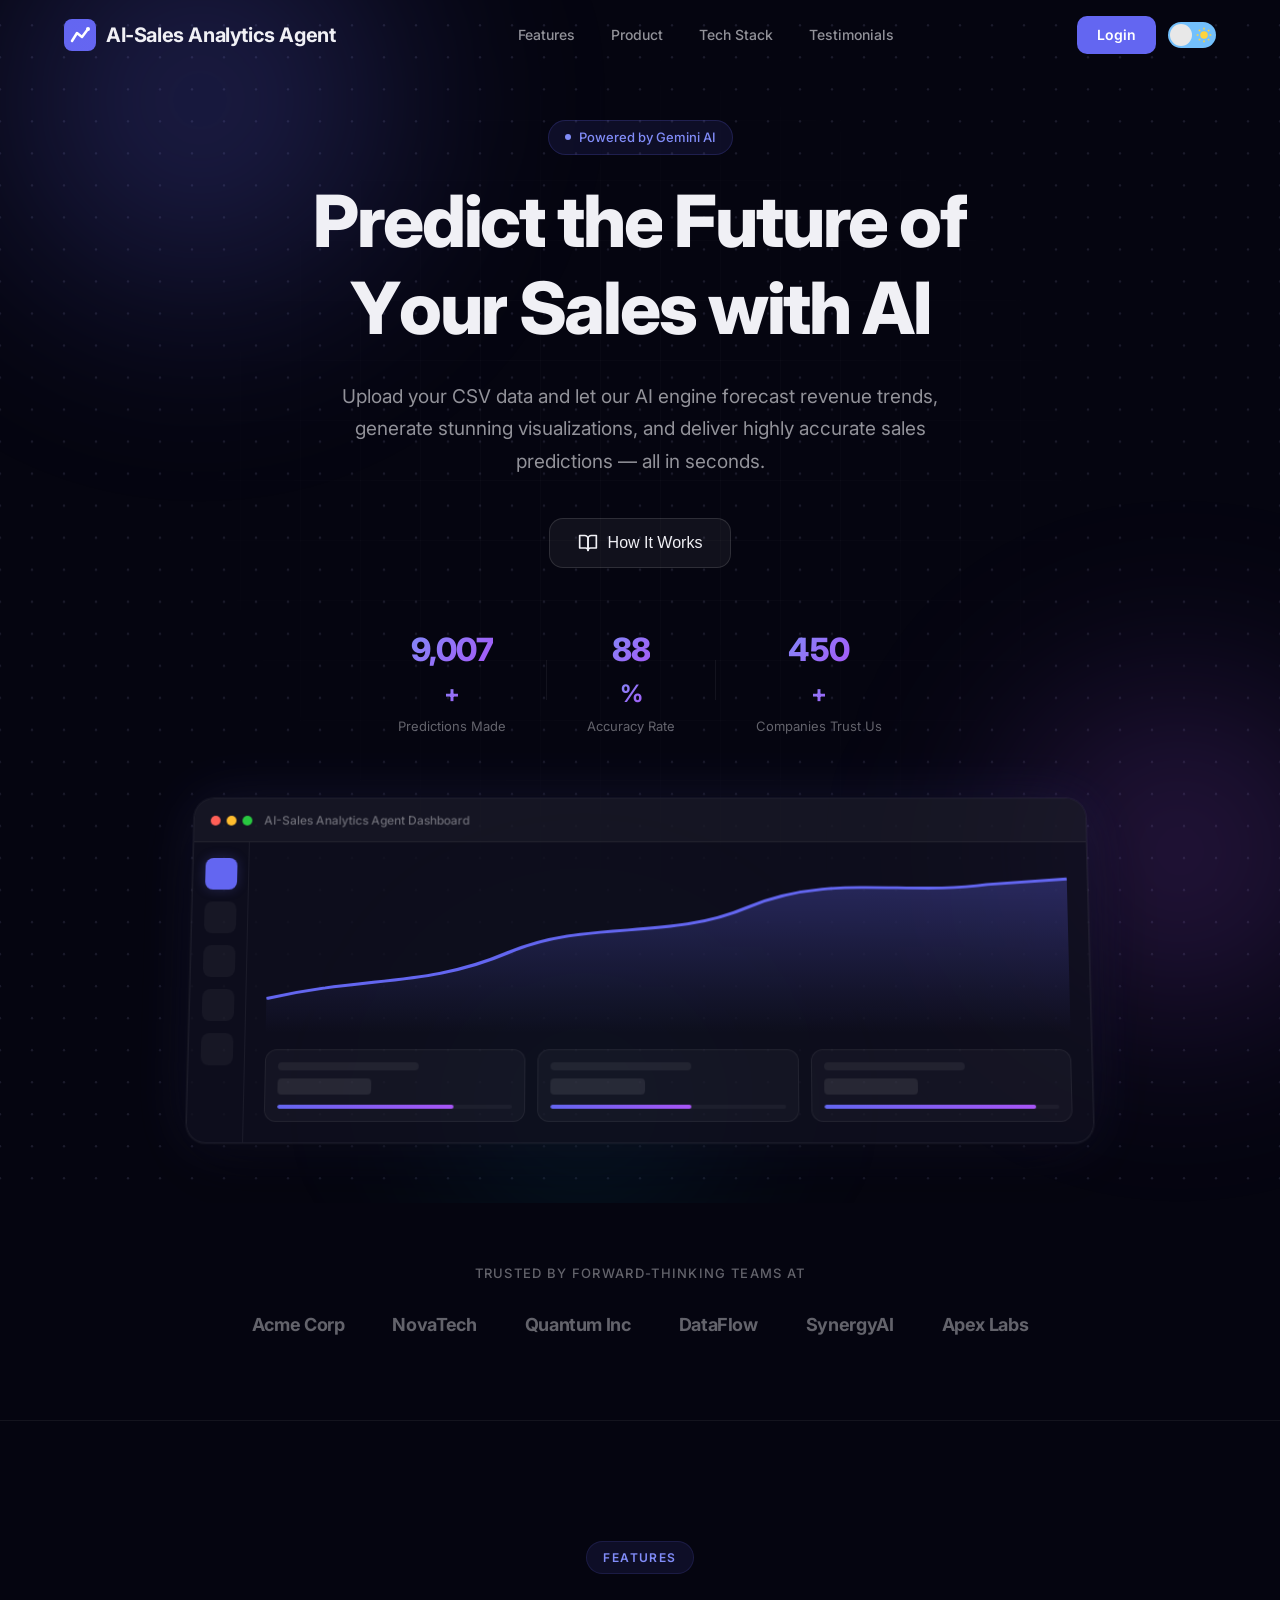
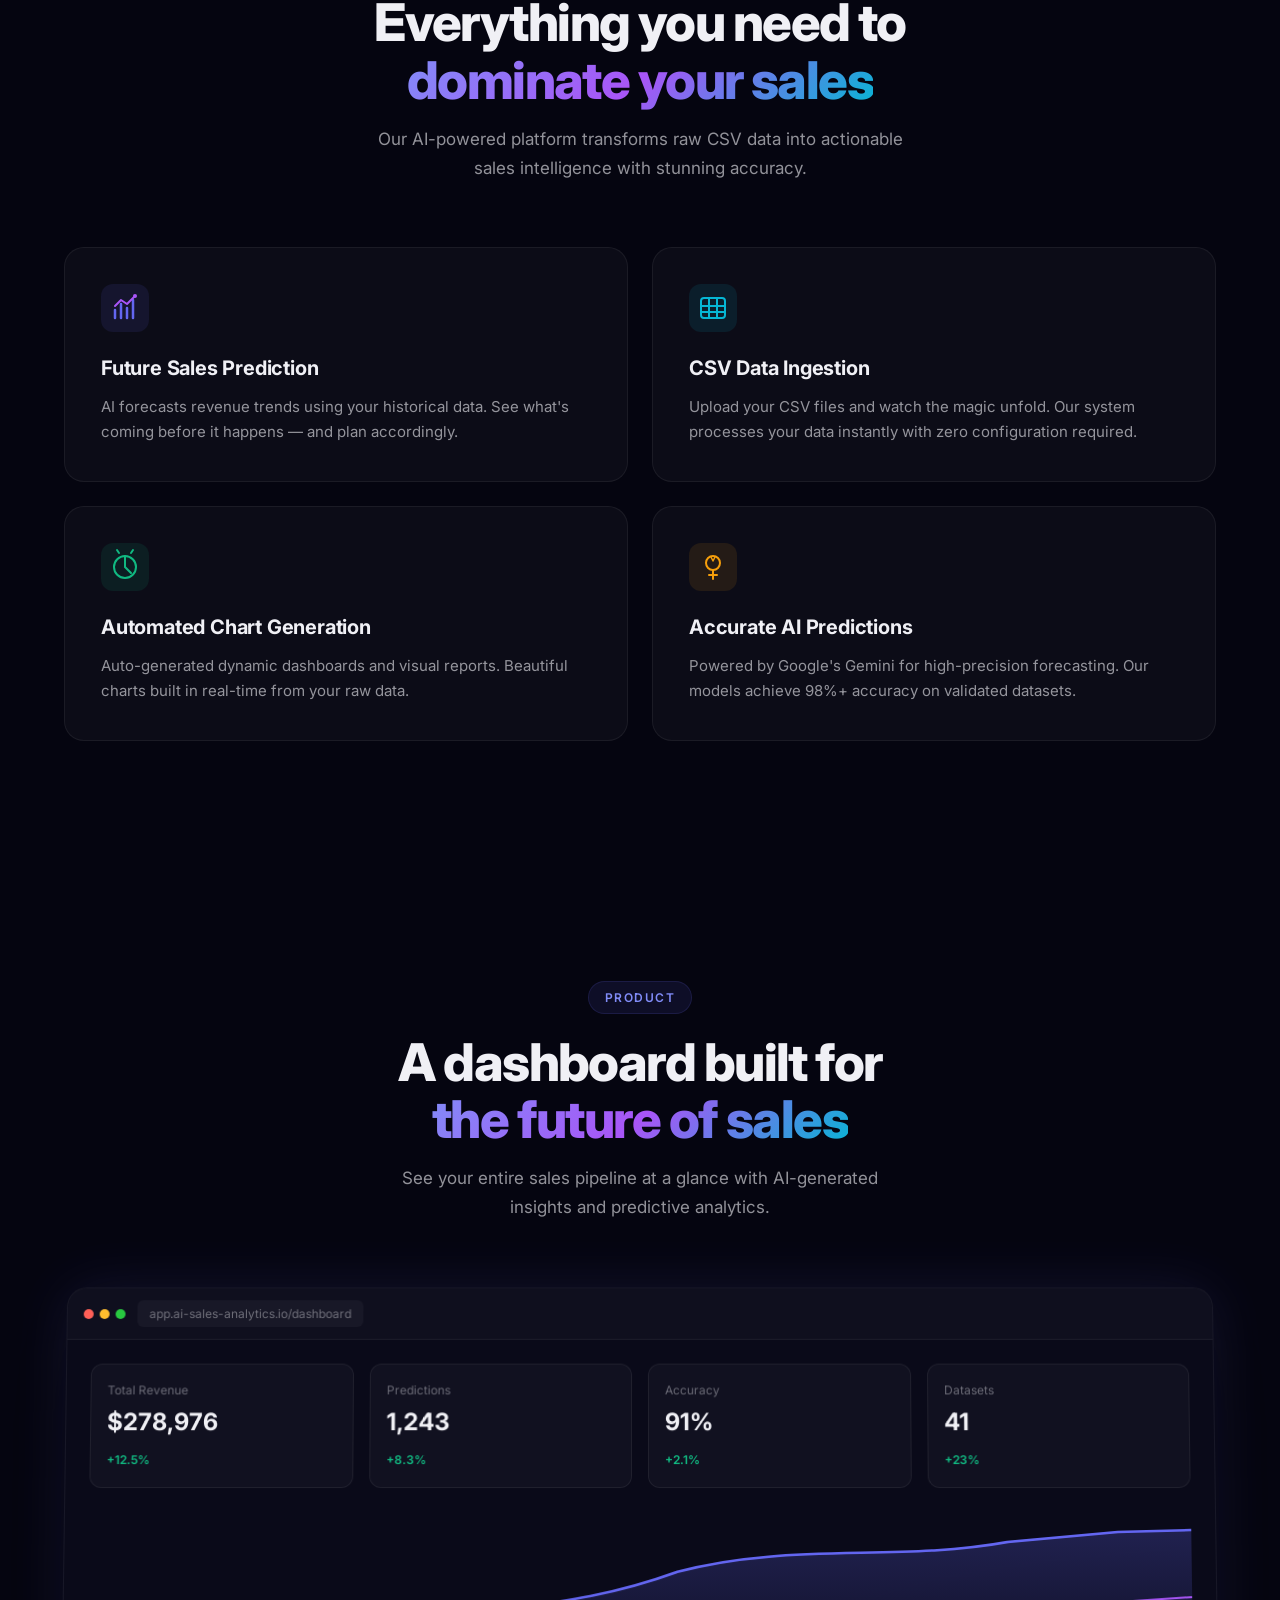
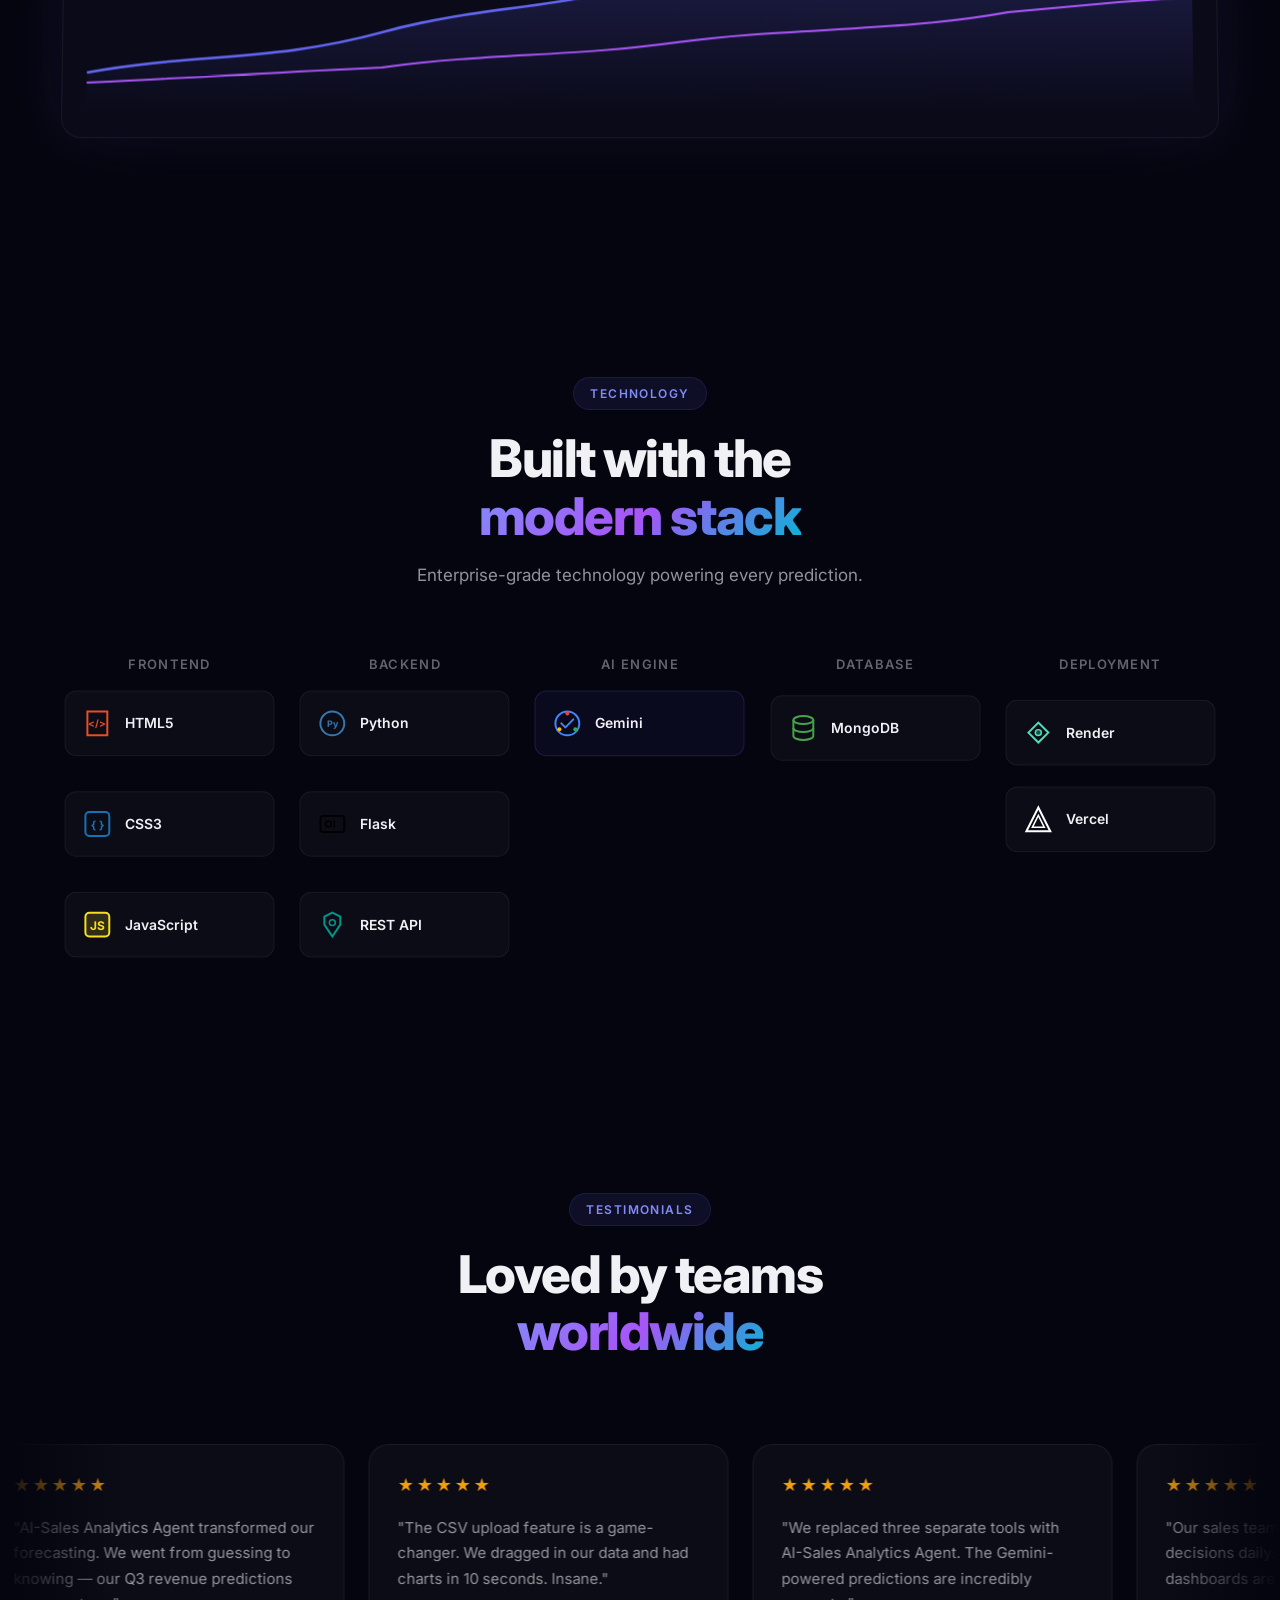
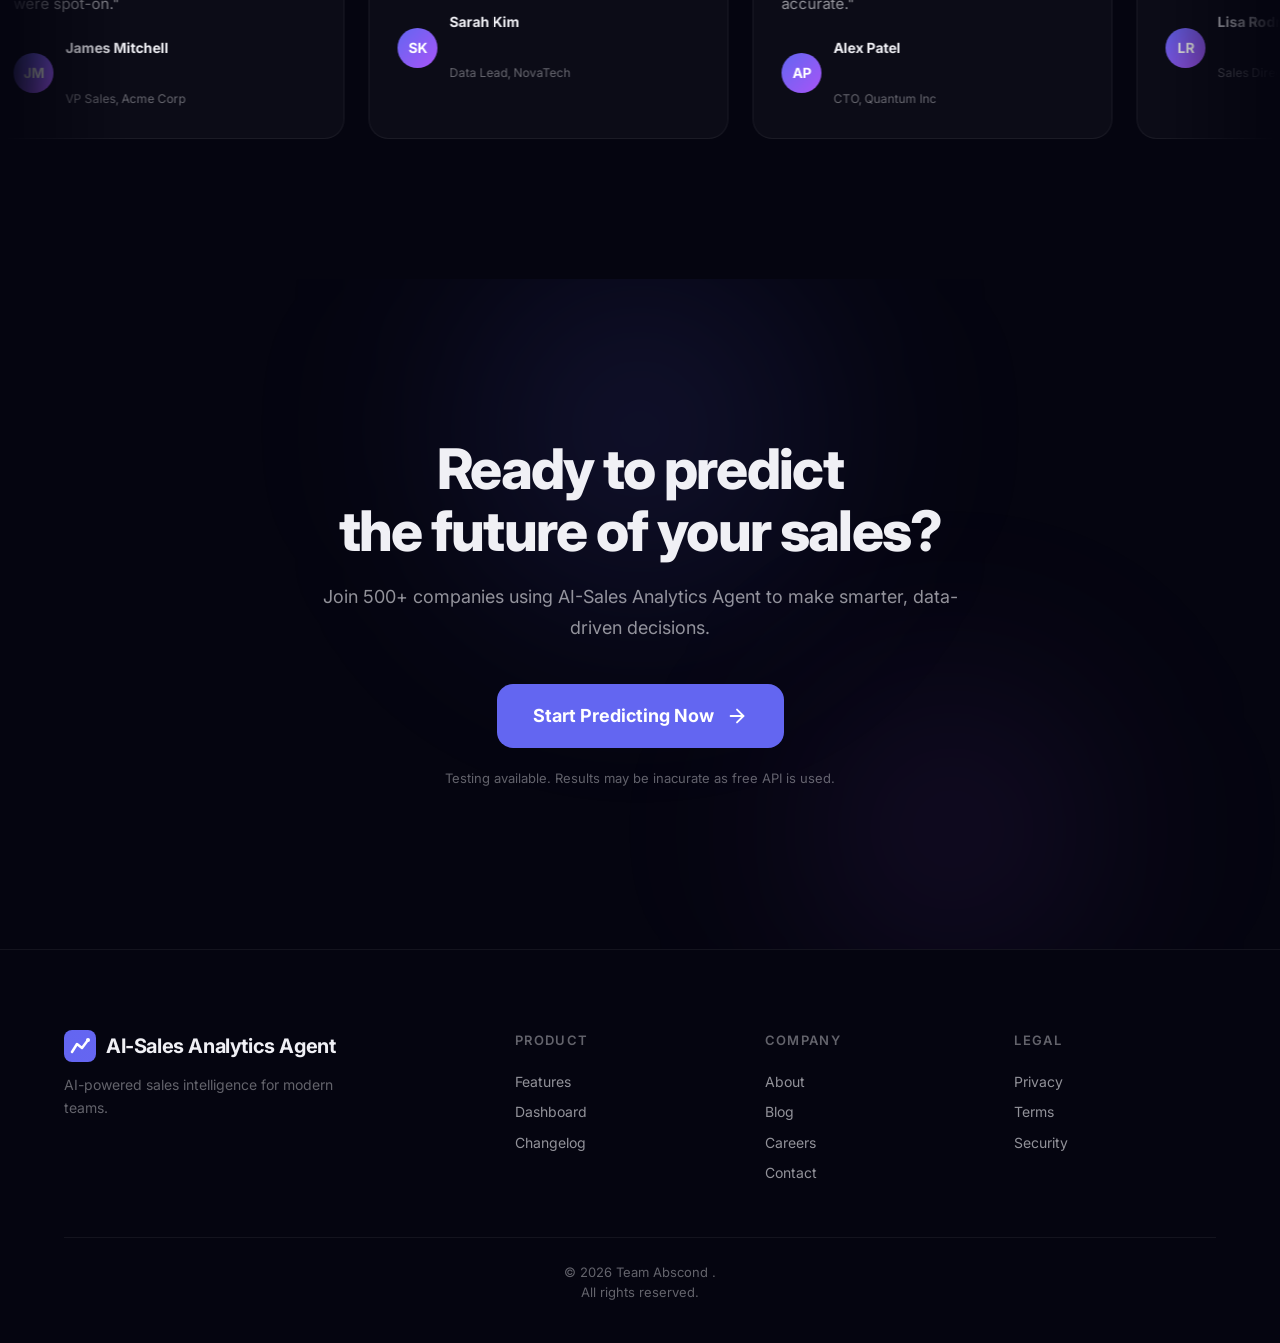
<file: frontend/index.html>
<!DOCTYPE html>
<html lang="en">
<head>
    <meta charset="UTF-8">
    <meta name="viewport" content="width=device-width, initial-scale=1.0">
    <title>AI-Sales Analytics Agent</title>
    <link rel="stylesheet" href="landing.css">
    <link href="https://fonts.googleapis.com/css2?family=Inter:wght@300;400;500;600;700;800;900&display=swap" rel="stylesheet">
</head>
<body>

    <!-- ═══════════════════ NAVBAR ═══════════════════ -->
    <nav class="navbar" id="navbar">
        <div class="nav-container">
            <a href="#" class="nav-logo">
                <svg class="logo-icon" viewBox="0 0 32 32" fill="none">
                    <defs>
                        <linearGradient id="logoGrad" x1="0" y1="0" x2="32" y2="32">
                            <stop offset="0%" stop-color="#6366f1"/>
                            <stop offset="100%" stop-color="#a855f7"/>
                        </linearGradient>
                    </defs>
                    <rect width="32" height="32" rx="8" fill="url(#logoGrad)"/>
                    <path d="M8 22L13 14L18 18L24 10" stroke="#fff" stroke-width="2.5" stroke-linecap="round" stroke-linejoin="round"/>
                    <circle cx="24" cy="10" r="2" fill="#fff"/>
                </svg>
                <span>AI-Sales Analytics Agent</span>
            </a>
            <div class="nav-links" id="navLinks">
                <a href="#features">Features</a>
                <a href="#showcase">Product</a>
                <a href="#techstack">Tech Stack</a>
                <a href="#testimonials">Testimonials</a>
            </div>
            <div class="nav-actions">
                <a href="login.html" class="nav-login-btn">Login</a>
                <label class="theme-switch" title="Toggle theme">
                    <span class="sun-icon"><svg xmlns="http://www.w3.org/2000/svg" viewBox="0 0 24 24"><g fill="#ffd43b"><circle r="5" cy="12" cx="12"></circle><path d="m21 13h-1a1 1 0 0 1 0-2h1a1 1 0 0 1 0 2zm-17 0h-1a1 1 0 0 1 0-2h1a1 1 0 0 1 0 2zm13.66-5.66a1 1 0 0 1 -.66-.29 1 1 0 0 1 0-1.41l.71-.71a1 1 0 1 1 1.41 1.41l-.71.71a1 1 0 0 1 -.75.29zm-12.02 12.02a1 1 0 0 1 -.71-.29 1 1 0 0 1 0-1.41l.71-.66a1 1 0 0 1 1.41 1.41l-.71.71a1 1 0 0 1 -.7.24zm6.36-14.36a1 1 0 0 1 -1-1v-1a1 1 0 0 1 2 0v1a1 1 0 0 1 -1 1zm0 17a1 1 0 0 1 -1-1v-1a1 1 0 0 1 2 0v1a1 1 0 0 1 -1 1zm-5.66-14.66a1 1 0 0 1 -.7-.29l-.71-.71a1 1 0 0 1 1.41-1.41l.71.71a1 1 0 0 1 0 1.41 1 1 0 0 1 -.71.29zm12.02 12.02a1 1 0 0 1 -.7-.29l-.66-.71a1 1 0 0 1 1.36-1.36l.71.71a1 1 0 0 1 0 1.41 1 1 0 0 1 -.71.24z"></path></g></svg></span>
                    <span class="moon-icon"><svg xmlns="http://www.w3.org/2000/svg" viewBox="0 0 384 512"><path d="m223.5 32c-123.5 0-223.5 100.3-223.5 224s100 224 223.5 224c60.6 0 115.5-24.2 155.8-63.4 5-4.9 6.3-12.5 3.1-18.7s-10.1-9.7-17-8.5c-9.8 1.7-19.8 2.6-30.1 2.6-96.9 0-175.5-78.8-175.5-176 0-65.8 36-123.1 89.3-153.3 6.1-3.5 9.2-10.5 7.7-17.3s-7.3-11.9-14.3-12.5c-6.3-.5-12.6-.8-19-.8z"></path></svg></span>
                    <input type="checkbox" class="theme-input" id="landingThemeToggle">
                    <span class="theme-slider"></span>
                </label>
            </div>
            <button class="mobile-toggle" id="mobileToggle" aria-label="Menu">
                <span></span><span></span><span></span>
            </button>
        </div>
    </nav>

    <!-- ═══════════════════ HERO ═══════════════════ -->
    <section class="hero" id="hero">
        <div class="hero-bg">
            <canvas class="hero-dots-canvas" id="heroDotsCanvas"></canvas>
            <div class="orb orb-1"></div>
            <div class="orb orb-2"></div>
            <div class="orb orb-3"></div>
            <div class="grid-overlay"></div>
        </div>
        <div class="hero-content" id="heroContent">
            <div class="hero-badge">
                <span class="badge-dot"></span>
                <span>Powered by Gemini AI</span>
            </div>
            <h1 class="hero-title" id="heroTitle">
                Predict the Future of Your Sales with AI
            </h1>
            <p class="hero-subtitle" id="heroSubtitle">
                Upload your CSV data and let our AI engine forecast revenue trends, generate stunning visualizations, and deliver highly accurate sales predictions — all in seconds.
            </p>
            <div class="hero-ctas">
                <button class="btn-secondary" id="tutorialBtn">
                    <svg width="20" height="20" viewBox="0 0 24 24" fill="none" stroke="currentColor" stroke-width="2" stroke-linecap="round" stroke-linejoin="round"><path d="M2 3h6a4 4 0 0 1 4 4v14a3 3 0 0 0-3-3H2z"/><path d="M22 3h-6a4 4 0 0 0-4 4v14a3 3 0 0 1 3-3h7z"/></svg>
                    <span>How It Works</span>
                </button>
            </div>
            <div class="hero-stats">
                <div class="hero-stat">
                    <span class="stat-number" data-target="10000">0</span><span class="stat-suffix">+</span>
                    <span class="stat-label">Predictions Made</span>
                </div>
                <div class="hero-stat-divider"></div>
                <div class="hero-stat">
                    <span class="stat-number" data-target="98">0</span><span class="stat-suffix">%</span>
                    <span class="stat-label">Accuracy Rate</span>
                </div>
                <div class="hero-stat-divider"></div>
                <div class="hero-stat">
                    <span class="stat-number" data-target="500">0</span><span class="stat-suffix">+</span>
                    <span class="stat-label">Companies Trust Us</span>
                </div>
            </div>
        </div>
        <div class="hero-visual" id="heroVisual">
            <div class="dashboard-mockup">
                <div class="mockup-header">
                    <div class="mockup-dots">
                        <span></span><span></span><span></span>
                    </div>
                    <div class="mockup-title">AI-Sales Analytics Agent Dashboard</div>
                </div>
                <div class="mockup-body">
                    <div class="mockup-sidebar">
                        <div class="sidebar-item active"></div>
                        <div class="sidebar-item"></div>
                        <div class="sidebar-item"></div>
                        <div class="sidebar-item"></div>
                        <div class="sidebar-item"></div>
                    </div>
                    <div class="mockup-main">
                        <div class="mockup-chart-area">
                            <svg class="chart-svg" viewBox="0 0 400 150" preserveAspectRatio="none">
                                <defs>
                                    <linearGradient id="chartGrad" x1="0" y1="0" x2="0" y2="1">
                                        <stop offset="0%" stop-color="#6366f1" stop-opacity="0.3"/>
                                        <stop offset="100%" stop-color="#6366f1" stop-opacity="0"/>
                                    </linearGradient>
                                </defs>
                                <path class="chart-area-path" d="M0,120 C50,100 80,110 120,80 C160,50 200,70 240,40 C280,10 320,30 360,20 L400,15 L400,150 L0,150Z" fill="url(#chartGrad)"/>
                                <path class="chart-line" d="M0,120 C50,100 80,110 120,80 C160,50 200,70 240,40 C280,10 320,30 360,20 L400,15" fill="none" stroke="#6366f1" stroke-width="2.5"/>
                            </svg>
                        </div>
                        <div class="mockup-cards-row">
                            <div class="mockup-stat-card">
                                <div class="msc-label"></div>
                                <div class="msc-value"></div>
                                <div class="msc-bar"><div class="msc-bar-fill" style="width:75%"></div></div>
                            </div>
                            <div class="mockup-stat-card">
                                <div class="msc-label"></div>
                                <div class="msc-value"></div>
                                <div class="msc-bar"><div class="msc-bar-fill" style="width:60%"></div></div>
                            </div>
                            <div class="mockup-stat-card">
                                <div class="msc-label"></div>
                                <div class="msc-value"></div>
                                <div class="msc-bar"><div class="msc-bar-fill" style="width:90%"></div></div>
                            </div>
                        </div>
                    </div>
                </div>
            </div>
        </div>
    </section>

    <!-- ═══════════════ TRUSTED BY ═══════════════ -->
    <section class="trusted-section">
        <div class="container">
            <p class="trusted-label">Trusted by forward-thinking teams at</p>
            <div class="trusted-logos">
                <div class="trusted-logo">Acme Corp</div>
                <div class="trusted-logo">NovaTech</div>
                <div class="trusted-logo">Quantum Inc</div>
                <div class="trusted-logo">DataFlow</div>
                <div class="trusted-logo">SynergyAI</div>
                <div class="trusted-logo">Apex Labs</div>
            </div>
        </div>
    </section>

    <!-- ═══════════════ FEATURES ═══════════════ -->
    <section class="features-section" id="features">
        <div class="container">
            <div class="section-header reveal-up">
                <span class="section-badge">Features</span>
                <h2 class="section-title">Everything you need to<br><span class="gradient-text">dominate your sales</span></h2>
                <p class="section-subtitle">Our AI-powered platform transforms raw CSV data into actionable sales intelligence with stunning accuracy.</p>
            </div>
            <div class="features-grid">
                <div class="feature-card reveal-up" data-delay="0">
                    <div class="feature-icon">
                        <svg viewBox="0 0 48 48" fill="none">
                            <rect width="48" height="48" rx="12" fill="#6366f1" fill-opacity="0.1"/>
                            <path d="M14 34V26M20 34V20M26 34V24M32 34V16" stroke="#6366f1" stroke-width="2.5" stroke-linecap="round"/>
                            <path d="M14 22L20 16L26 20L34 12" stroke="#a855f7" stroke-width="2" stroke-linecap="round" stroke-linejoin="round"/>
                            <circle cx="34" cy="12" r="2" fill="#a855f7"/>
                        </svg>
                    </div>
                    <h3>Future Sales Prediction</h3>
                    <p>AI forecasts revenue trends using your historical data. See what's coming before it happens — and plan accordingly.</p>
                </div>
                <div class="feature-card reveal-up" data-delay="100">
                    <div class="feature-icon">
                        <svg viewBox="0 0 48 48" fill="none">
                            <rect width="48" height="48" rx="12" fill="#06b6d4" fill-opacity="0.1"/>
                            <rect x="12" y="14" width="24" height="20" rx="3" stroke="#06b6d4" stroke-width="2"/>
                            <path d="M12 22H36" stroke="#06b6d4" stroke-width="2"/>
                            <path d="M20 14V34" stroke="#06b6d4" stroke-width="2"/>
                            <path d="M28 14V34" stroke="#06b6d4" stroke-width="2"/>
                            <path d="M12 28H36" stroke="#06b6d4" stroke-width="2"/>
                        </svg>
                    </div>
                    <h3>CSV Data Ingestion</h3>
                    <p>Upload your CSV files and watch the magic unfold. Our system processes your data instantly with zero configuration required.</p>
                </div>
                <div class="feature-card reveal-up" data-delay="200">
                    <div class="feature-icon">
                        <svg viewBox="0 0 48 48" fill="none">
                            <rect width="48" height="48" rx="12" fill="#10b981" fill-opacity="0.1"/>
                            <circle cx="24" cy="24" r="11" stroke="#10b981" stroke-width="2"/>
                            <path d="M24 13V24L30 30" stroke="#10b981" stroke-width="2" stroke-linecap="round"/>
                            <path d="M18 10L16 7M30 10L32 7" stroke="#10b981" stroke-width="2" stroke-linecap="round"/>
                        </svg>
                    </div>
                    <h3>Automated Chart Generation</h3>
                    <p>Auto-generated dynamic dashboards and visual reports. Beautiful charts built in real-time from your raw data.</p>
                </div>
                <div class="feature-card reveal-up" data-delay="300">
                    <div class="feature-icon">
                        <svg viewBox="0 0 48 48" fill="none">
                            <rect width="48" height="48" rx="12" fill="#f59e0b" fill-opacity="0.1"/>
                            <circle cx="24" cy="20" r="7" stroke="#f59e0b" stroke-width="2"/>
                            <path d="M24 27V36" stroke="#f59e0b" stroke-width="2" stroke-linecap="round"/>
                            <path d="M20 32H28" stroke="#f59e0b" stroke-width="2" stroke-linecap="round"/>
                            <path d="M22 14L24 18L26 14" stroke="#f59e0b" stroke-width="1.5" stroke-linecap="round" stroke-linejoin="round"/>
                        </svg>
                    </div>
                    <h3>Accurate AI Predictions</h3>
                    <p>Powered by Google's Gemini for high-precision forecasting. Our models achieve 98%+ accuracy on validated datasets.</p>
                </div>
            </div>
        </div>
    </section>

    <!-- ═══════════════ PRODUCT SHOWCASE ═══════════════ -->
    <section class="showcase-section" id="showcase">
        <div class="container">
            <div class="section-header reveal-up">
                <span class="section-badge">Product</span>
                <h2 class="section-title">A dashboard built for<br><span class="gradient-text">the future of sales</span></h2>
                <p class="section-subtitle">See your entire sales pipeline at a glance with AI-generated insights and predictive analytics.</p>
            </div>

            <div class="showcase-dashboard reveal-up">
                <div class="showcase-screen">
                    <div class="showcase-topbar">
                        <div class="showcase-dots"><span></span><span></span><span></span></div>
                        <span class="showcase-url">app.ai-sales-analytics.io/dashboard</span>
                    </div>
                    <div class="showcase-content">
                        <div class="showcase-metric-row">
                            <div class="showcase-metric" data-delay="0">
                                <span class="sm-label">Total Revenue</span>
                                <span class="sm-value counter" data-target="284500" data-prefix="$">$0</span>
                                <span class="sm-change positive">+12.5%</span>
                            </div>
                            <div class="showcase-metric" data-delay="100">
                                <span class="sm-label">Predictions</span>
                                <span class="sm-value counter" data-target="1284" data-prefix="">0</span>
                                <span class="sm-change positive">+8.3%</span>
                            </div>
                            <div class="showcase-metric" data-delay="200">
                                <span class="sm-label">Accuracy</span>
                                <span class="sm-value counter" data-target="98" data-prefix="" data-suffix="%">0%</span>
                                <span class="sm-change positive">+2.1%</span>
                            </div>
                            <div class="showcase-metric" data-delay="300">
                                <span class="sm-label">Datasets</span>
                                <span class="sm-value counter" data-target="47" data-prefix="">0</span>
                                <span class="sm-change positive">+23%</span>
                            </div>
                        </div>
                        <div class="showcase-chart-section">
                            <svg class="showcase-chart-svg" viewBox="0 0 600 200" preserveAspectRatio="none">
                                <defs>
                                    <linearGradient id="scGrad" x1="0" y1="0" x2="0" y2="1">
                                        <stop offset="0%" stop-color="#6366f1" stop-opacity="0.25"/>
                                        <stop offset="100%" stop-color="#6366f1" stop-opacity="0"/>
                                    </linearGradient>
                                </defs>
                                <path class="sc-area" d="M0,160 C60,140 100,150 160,120 C220,90 260,100 320,60 C380,30 440,50 500,30 L560,20 L600,18 L600,200 L0,200Z" fill="url(#scGrad)"/>
                                <path class="sc-line" d="M0,160 C60,140 100,150 160,120 C220,90 260,100 320,60 C380,30 440,50 500,30 L560,20 L600,18" fill="none" stroke="#6366f1" stroke-width="2.5"/>
                                <path class="sc-line-2" d="M0,170 C60,165 100,160 160,155 C220,140 260,145 320,130 C380,115 440,120 500,100 L560,90 L600,85" fill="none" stroke="#a855f7" stroke-width="2" stroke-dasharray="4 4"/>
                            </svg>
                        </div>
                    </div>
                </div>
            </div>
        </div>
    </section>

    <!-- ═══════════════ TECH STACK ═══════════════ -->
    <section class="techstack-section" id="techstack">
        <div class="container">
            <div class="section-header reveal-up">
                <span class="section-badge">Technology</span>
                <h2 class="section-title">Built with the<br><span class="gradient-text">modern stack</span></h2>
                <p class="section-subtitle">Enterprise-grade technology powering every prediction.</p>
            </div>
            <div class="tech-grid">
                <div class="tech-category reveal-up" data-delay="0">
                    <h4 class="tech-cat-title">Frontend</h4>
                    <div class="tech-cards">
                        <div class="tech-card">
                            <div class="tech-card-icon">
                                <svg viewBox="0 0 32 32"><path d="M6 4H26V28H6Z" fill="none" stroke="#e34f26" stroke-width="2"/><text x="16" y="20" text-anchor="middle" fill="#e34f26" font-size="10" font-weight="bold">&lt;/&gt;</text></svg>
                            </div>
                            <span>HTML5</span>
                        </div>
                        <div class="tech-card">
                            <div class="tech-card-icon">
                                <svg viewBox="0 0 32 32"><rect x="4" y="4" width="24" height="24" rx="4" fill="none" stroke="#1572b6" stroke-width="2"/><text x="16" y="21" text-anchor="middle" fill="#1572b6" font-size="11" font-weight="bold">{ }</text></svg>
                            </div>
                            <span>CSS3</span>
                        </div>
                        <div class="tech-card">
                            <div class="tech-card-icon">
                                <svg viewBox="0 0 32 32"><rect x="4" y="4" width="24" height="24" rx="4" fill="#f7df1e" fill-opacity="0.15" stroke="#f7df1e" stroke-width="2"/><text x="16" y="21" text-anchor="middle" fill="#f7df1e" font-size="12" font-weight="bold">JS</text></svg>
                            </div>
                            <span>JavaScript</span>
                        </div>
                    </div>
                </div>
                <div class="tech-category reveal-up" data-delay="150">
                    <h4 class="tech-cat-title">Backend</h4>
                    <div class="tech-cards">
                        <div class="tech-card">
                            <div class="tech-card-icon">
                                <svg viewBox="0 0 32 32"><circle cx="16" cy="16" r="12" fill="none" stroke="#3776ab" stroke-width="2"/><text x="16" y="20" text-anchor="middle" fill="#3776ab" font-size="9" font-weight="bold">Py</text></svg>
                            </div>
                            <span>Python</span>
                        </div>
                        <div class="tech-card">
                            <div class="tech-card-icon">
                                <svg viewBox="0 0 32 32"><rect x="4" y="8" width="24" height="16" rx="3" fill="none" stroke="#000" stroke-width="2"/><circle cx="12" cy="16" r="3" fill="none" stroke="#000" stroke-width="1.5"/><path d="M18 12V20" stroke="#000" stroke-width="1.5"/></svg>
                            </div>
                            <span>Flask</span>
                        </div>
                        <div class="tech-card">
                            <div class="tech-card-icon">
                                <svg viewBox="0 0 32 32"><path d="M8 8L16 4L24 8V16L16 28L8 16Z" fill="none" stroke="#009688" stroke-width="2"/><circle cx="16" cy="14" r="3" fill="none" stroke="#009688" stroke-width="1.5"/></svg>
                            </div>
                            <span>REST API</span>
                        </div>
                    </div>
                </div>
                <div class="tech-category reveal-up" data-delay="300">
                    <h4 class="tech-cat-title">AI Engine</h4>
                    <div class="tech-cards">
                        <div class="tech-card featured">
                            <div class="tech-card-icon">
                                <svg viewBox="0 0 32 32"><circle cx="16" cy="16" r="12" fill="none" stroke="#4285f4" stroke-width="2"/><path d="M10 16L14 20L22 12" stroke="#4285f4" stroke-width="2" stroke-linecap="round" stroke-linejoin="round"/><circle cx="16" cy="6" r="2" fill="#ea4335"/><circle cx="24" cy="22" r="2" fill="#34a853"/><circle cx="8" cy="22" r="2" fill="#fbbc05"/></svg>
                            </div>
                            <span>Gemini</span>
                        </div>
                    </div>
                </div>
                <div class="tech-category reveal-up" data-delay="450">
                    <h4 class="tech-cat-title">Database</h4>
                    <div class="tech-cards">
                        <div class="tech-card">
                            <div class="tech-card-icon">
                                <svg viewBox="0 0 32 32"><ellipse cx="16" cy="8" rx="10" ry="4" fill="none" stroke="#47a248" stroke-width="2"/><path d="M6 8V24C6 26.2 10.5 28 16 28S26 26.2 26 24V8" fill="none" stroke="#47a248" stroke-width="2"/><path d="M6 16C6 18.2 10.5 20 16 20S26 18.2 26 16" fill="none" stroke="#47a248" stroke-width="2"/></svg>
                            </div>
                            <span>MongoDB</span>
                        </div>
                    </div>
                </div>
                <div class="tech-category reveal-up" data-delay="600">
                    <h4 class="tech-cat-title">Deployment</h4>
                    <div class="tech-cards">
                        <div class="tech-card">
                            <div class="tech-card-icon">
                                <svg viewBox="0 0 32 32"><path d="M6 16L16 6L26 16L16 26Z" fill="none" stroke="#46e3b7" stroke-width="2"/><circle cx="16" cy="16" r="3" fill="#46e3b7" fill-opacity="0.3" stroke="#46e3b7" stroke-width="1.5"/></svg>
                            </div>
                            <span>Render</span>
                        </div>
                        <div class="tech-card">
                            <div class="tech-card-icon">
                                <svg viewBox="0 0 32 32"><polygon points="16,4 28,28 4,28" fill="none" stroke="#fff" stroke-width="2"/><polygon points="16,12 22,24 10,24" fill="none" stroke="#fff" stroke-width="1.5"/></svg>
                            </div>
                            <span>Vercel</span>
                        </div>
                    </div>
                </div>
            </div>
        </div>
    </section>

    <!-- ═══════════════ TESTIMONIALS ═══════════════ -->
    <section class="testimonials-section" id="testimonials">
        <div class="container">
            <div class="section-header reveal-up">
                <span class="section-badge">Testimonials</span>
                <h2 class="section-title">Loved by teams<br><span class="gradient-text">worldwide</span></h2>
            </div>
        </div>
        <div class="testimonial-track-wrapper">
            <div class="testimonial-track" id="testimonialTrack">
                <div class="testimonial-card">
                    <div class="tc-stars">★★★★★</div>
                    <p>"AI-Sales Analytics Agent transformed our forecasting. We went from guessing to knowing — our Q3 revenue predictions were spot-on."</p>
                    <div class="tc-author">
                        <div class="tc-avatar">JM</div>
                        <div><strong>James Mitchell</strong><br><span>VP Sales, Acme Corp</span></div>
                    </div>
                </div>
                <div class="testimonial-card">
                    <div class="tc-stars">★★★★★</div>
                    <p>"The CSV upload feature is a game-changer. We dragged in our data and had charts in 10 seconds. Insane."</p>
                    <div class="tc-author">
                        <div class="tc-avatar">SK</div>
                        <div><strong>Sarah Kim</strong><br><span>Data Lead, NovaTech</span></div>
                    </div>
                </div>
                <div class="testimonial-card">
                    <div class="tc-stars">★★★★★</div>
                    <p>"We replaced three separate tools with AI-Sales Analytics Agent. The Gemini-powered predictions are incredibly accurate."</p>
                    <div class="tc-author">
                        <div class="tc-avatar">AP</div>
                        <div><strong>Alex Patel</strong><br><span>CTO, Quantum Inc</span></div>
                    </div>
                </div>
                <div class="testimonial-card">
                    <div class="tc-stars">★★★★★</div>
                    <p>"Our sales team now makes data-driven decisions daily. The auto-generated dashboards are beautiful."</p>
                    <div class="tc-author">
                        <div class="tc-avatar">LR</div>
                        <div><strong>Lisa Rodriguez</strong><br><span>Sales Director, DataFlow</span></div>
                    </div>
                </div>
                <div class="testimonial-card">
                    <div class="tc-stars">★★★★★</div>
                    <p>"Setup took 5 minutes. Insights took seconds. This is what enterprise AI should feel like."</p>
                    <div class="tc-author">
                        <div class="tc-avatar">DW</div>
                        <div><strong>David Wang</strong><br><span>CEO, SynergyAI</span></div>
                    </div>
                </div>
                <div class="testimonial-card">
                    <div class="tc-stars">★★★★★</div>
                    <p>"Incredibly intuitive platform. Our quarterly planning is now powered by real AI — not spreadsheets."</p>
                    <div class="tc-author">
                        <div class="tc-avatar">MN</div>
                        <div><strong>Maria Nguyen</strong><br><span>Head of Growth, Apex Labs</span></div>
                    </div>
                </div>
            </div>
        </div>
    </section>

    <!-- ═══════════════ FINAL CTA ═══════════════ -->
    <section class="cta-section" id="cta">
        <div class="cta-bg">
            <div class="cta-orb cta-orb-1"></div>
            <div class="cta-orb cta-orb-2"></div>
        </div>
        <div class="container">
            <div class="cta-content reveal-up">
                <h2 class="cta-title" id="ctaTitle">Ready to predict<br>the future of your sales?</h2>
                <p class="cta-subtitle">Join 500+ companies using AI-Sales Analytics Agent to make smarter, data-driven decisions.</p>
                <a href="app.html" class="cta-button">
                    <span>Start Predicting Now</span>
                    <svg width="22" height="22" viewBox="0 0 24 24" fill="none" stroke="currentColor" stroke-width="2" stroke-linecap="round" stroke-linejoin="round"><line x1="5" y1="12" x2="19" y2="12"/><polyline points="12 5 19 12 12 19"/></svg>
                </a>
                <p class="cta-note">Testing available. Results may be inacurate as free API is used.</p>
            </div>
        </div>
    </section>

    <!-- ═══════════════ FOOTER ═══════════════ -->
    <footer class="footer">
        <div class="container">
            <div class="footer-grid">
                <div class="footer-brand">
                    <a href="#" class="nav-logo">
                        <svg class="logo-icon" viewBox="0 0 32 32" fill="none">
                            <defs><linearGradient id="logoGrad2" x1="0" y1="0" x2="32" y2="32"><stop offset="0%" stop-color="#6366f1"/><stop offset="100%" stop-color="#a855f7"/></linearGradient></defs>
                            <rect width="32" height="32" rx="8" fill="url(#logoGrad2)"/>
                            <path d="M8 22L13 14L18 18L24 10" stroke="#fff" stroke-width="2.5" stroke-linecap="round" stroke-linejoin="round"/>
                            <circle cx="24" cy="10" r="2" fill="#fff"/>
                        </svg>
                        <span>AI-Sales Analytics Agent</span>
                    </a>
                    <p>AI-powered sales intelligence for modern teams.</p>
                </div>
                <div class="footer-col">
                    <h4>Product</h4>
                    <a href="#features">Features</a>
                    <a href="#showcase">Dashboard</a>
                    <a href="#">Changelog</a>
                </div>
                <div class="footer-col">
                    <h4>Company</h4>
                    <a href="#">About</a>
                    <a href="#">Blog</a>
                    <a href="#">Careers</a>
                    <a href="#">Contact</a>
                </div>
                <div class="footer-col">
                    <h4>Legal</h4>
                    <a href="#">Privacy</a>
                    <a href="#">Terms</a>
                    <a href="#">Security</a>
                </div>
            </div>
            <div class="footer-bottom">
                <p>&copy; 2026 Team Abscond .<br>All rights reserved.</p>
            </div>
        </div>
    </footer>

    <!-- ═══════════════ TUTORIAL MODAL ═══════════════ -->
    <div class="tutorial-overlay" id="tutorialOverlay">
        <div class="tutorial-card" id="tutorialCard">
            <button class="tutorial-close" id="tutorialClose" aria-label="Close">
                <svg width="20" height="20" viewBox="0 0 24 24" fill="none" stroke="currentColor" stroke-width="2" stroke-linecap="round"><line x1="18" y1="6" x2="6" y2="18"/><line x1="6" y1="6" x2="18" y2="18"/></svg>
            </button>
            <div class="tutorial-header">
                <span class="section-badge">Tutorial</span>
                <h2 class="tutorial-title">How It Works</h2>
                <p class="tutorial-desc">Get started in four simple steps</p>
            </div>
            <div class="tutorial-steps">
                <div class="tutorial-step" data-step="1">
                    <div class="step-number">1</div>
                    <div class="step-content">
                        <h3>Upload Your Sales Data</h3>
                        <p>Import your CSV or Excel file to begin analysis. The system automatically processes and prepares your dataset for insights and predictions.</p>
                        <p class="step-hint">New users can try the built-in sample dataset to explore the features.</p>
                    </div>
                </div>
                <div class="tutorial-step" data-step="2">
                    <div class="step-number">2</div>
                    <div class="step-content">
                        <h3>Get Instant Analytics</h3>
                        <p>View key performance metrics like total revenue, number of products, and regional distribution.</p>
                        <p class="step-hint">Interactive charts help you understand trends and performance patterns quickly.</p>
                    </div>
                </div>
                <div class="tutorial-step" data-step="3">
                    <div class="step-number">3</div>
                    <div class="step-content">
                        <h3>Ask Intelligent Questions</h3>
                        <p>Use the AI assistant to ask business-related questions in natural language.</p>
                        <p class="step-hint">The system analyzes your uploaded data to provide relevant and data-grounded responses.</p>
                    </div>
                </div>
                <div class="tutorial-step" data-step="4">
                    <div class="step-number">4</div>
                    <div class="step-content">
                        <h3>Generate Sales Forecasts</h3>
                        <p>Based on historical data trends, the system predicts future sales performance.</p>
                        <p class="step-hint">These forecasts help support planning, strategy, and decision-making.</p>
                    </div>
                </div>
            </div>
            <div class="tutorial-footer">
                <a href="app.html" class="btn-primary">
                    <span>Try It Now</span>
                    <svg width="20" height="20" viewBox="0 0 24 24" fill="none" stroke="currentColor" stroke-width="2" stroke-linecap="round" stroke-linejoin="round"><line x1="5" y1="12" x2="19" y2="12"/><polyline points="12 5 19 12 12 19"/></svg>
                </a>
            </div>
        </div>
    </div>

    <!-- GO TO TOP -->
    <button class="go-top-btn" id="goTopBtn" aria-label="Go to top">
        <svg width="20" height="20" viewBox="0 0 24 24" fill="none" stroke="currentColor" stroke-width="2.5" stroke-linecap="round" stroke-linejoin="round"><polyline points="18 15 12 9 6 15"/></svg>
    </button>

    <script src="landing.js"></script>
</body>
</html>
</file>
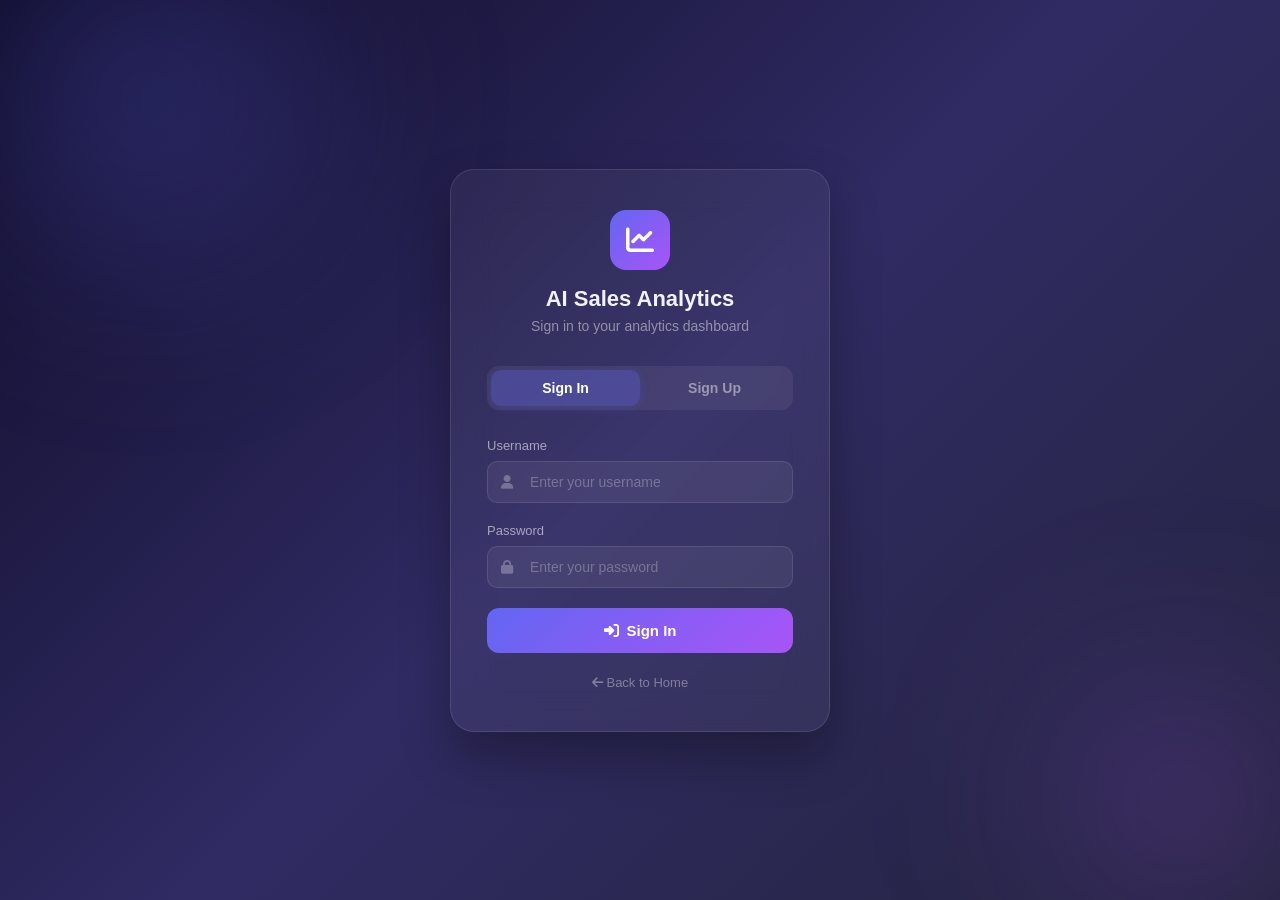
<file: frontend/login.html>
<!DOCTYPE html>
<html lang="en">
<head>
    <meta charset="UTF-8">
    <meta name="viewport" content="width=device-width, initial-scale=1.0">
    <title>Login - AI Sales Analytics</title>
    <link rel="stylesheet" href="https://cdnjs.cloudflare.com/ajax/libs/font-awesome/6.4.0/css/all.min.css">
    <style>
        * { margin: 0; padding: 0; box-sizing: border-box; }
        body {
            font-family: 'Inter', -apple-system, BlinkMacSystemFont, 'Segoe UI', Roboto, sans-serif;
            min-height: 100vh;
            display: flex;
            align-items: center;
            justify-content: center;
            background: linear-gradient(135deg, #0f0c29 0%, #302b63 50%, #24243e 100%);
            overflow: hidden;
        }
        /* Animated background orbs */
        .bg-orb {
            position: fixed;
            border-radius: 50%;
            filter: blur(80px);
            z-index: 0;
            pointer-events: none;
        }
        .bg-orb-1 {
            width: 500px; height: 500px;
            background: radial-gradient(circle, rgba(99,102,241,0.3) 0%, transparent 70%);
            top: -150px; left: -100px;
            animation: orbFloat1 20s ease-in-out infinite;
        }
        .bg-orb-2 {
            width: 400px; height: 400px;
            background: radial-gradient(circle, rgba(168,85,247,0.25) 0%, transparent 70%);
            bottom: -100px; right: -100px;
            animation: orbFloat2 25s ease-in-out infinite;
        }
        @keyframes orbFloat1 {
            0%, 100% { transform: translate(0, 0); }
            50% { transform: translate(60px, 40px); }
        }
        @keyframes orbFloat2 {
            0%, 100% { transform: translate(0, 0); }
            50% { transform: translate(-40px, -30px); }
        }

        .login-container {
            position: relative;
            z-index: 1;
            width: 100%;
            max-width: 420px;
            padding: 20px;
        }

        .login-card {
            background: rgba(255, 255, 255, 0.05);
            backdrop-filter: blur(20px);
            -webkit-backdrop-filter: blur(20px);
            border: 1px solid rgba(255, 255, 255, 0.1);
            border-radius: 24px;
            padding: 40px 36px;
            box-shadow: 0 25px 50px rgba(0, 0, 0, 0.3);
        }

        .login-logo {
            text-align: center;
            margin-bottom: 32px;
        }
        .login-logo .icon-wrap {
            width: 60px; height: 60px;
            background: linear-gradient(135deg, #6366f1, #a855f7);
            border-radius: 16px;
            display: inline-flex;
            align-items: center;
            justify-content: center;
            margin-bottom: 16px;
        }
        .login-logo .icon-wrap i {
            font-size: 28px;
            color: #fff;
        }
        .login-logo h1 {
            font-size: 22px;
            font-weight: 700;
            color: #f0f0f5;
            margin-bottom: 6px;
        }
        .login-logo p {
            font-size: 14px;
            color: rgba(240,240,245,0.5);
        }

        /* Tab Toggle */
        .auth-tabs {
            display: flex;
            background: rgba(255,255,255,0.06);
            border-radius: 12px;
            padding: 4px;
            margin-bottom: 28px;
        }
        .auth-tab {
            flex: 1;
            padding: 10px;
            border: none;
            border-radius: 10px;
            font-size: 14px;
            font-weight: 600;
            cursor: pointer;
            background: transparent;
            color: rgba(240,240,245,0.5);
            transition: all 0.3s;
        }
        .auth-tab.active {
            background: rgba(99,102,241,0.3);
            color: #fff;
            box-shadow: 0 2px 10px rgba(99,102,241,0.2);
        }
        .auth-tab:hover:not(.active) {
            color: rgba(240,240,245,0.8);
        }

        /* Form */
        .auth-form { display: none; }
        .auth-form.active { display: block; }

        .form-group {
            margin-bottom: 20px;
        }
        .form-group label {
            display: block;
            font-size: 13px;
            font-weight: 500;
            color: rgba(240,240,245,0.6);
            margin-bottom: 8px;
        }
        .input-wrap {
            position: relative;
        }
        .input-wrap i {
            position: absolute;
            left: 14px;
            top: 50%;
            transform: translateY(-50%);
            color: rgba(240,240,245,0.3);
            font-size: 14px;
        }
        .input-wrap input {
            width: 100%;
            padding: 12px 14px 12px 42px;
            background: rgba(255,255,255,0.06);
            border: 1px solid rgba(255,255,255,0.1);
            border-radius: 10px;
            color: #f0f0f5;
            font-size: 14px;
            transition: all 0.3s;
            outline: none;
        }
        .input-wrap input:focus {
            border-color: #6366f1;
            box-shadow: 0 0 0 3px rgba(99,102,241,0.15);
            background: rgba(255,255,255,0.08);
        }
        .input-wrap input::placeholder {
            color: rgba(240,240,245,0.3);
        }

        .auth-btn {
            width: 100%;
            padding: 14px;
            background: linear-gradient(135deg, #6366f1, #a855f7);
            border: none;
            border-radius: 12px;
            color: #fff;
            font-size: 15px;
            font-weight: 600;
            cursor: pointer;
            transition: all 0.3s;
            display: flex;
            align-items: center;
            justify-content: center;
            gap: 8px;
        }
        .auth-btn:hover {
            transform: translateY(-2px);
            box-shadow: 0 8px 25px rgba(99,102,241,0.35);
        }
        .auth-btn:active {
            transform: translateY(0);
        }
        .auth-btn:disabled {
            opacity: 0.6;
            cursor: not-allowed;
            transform: none;
        }

        .auth-error {
            background: rgba(239, 68, 68, 0.15);
            border: 1px solid rgba(239, 68, 68, 0.3);
            color: #fca5a5;
            padding: 10px 14px;
            border-radius: 10px;
            font-size: 13px;
            margin-bottom: 16px;
            display: none;
            align-items: center;
            gap: 8px;
        }
        .auth-error.visible {
            display: flex;
        }

        .auth-success {
            background: rgba(34, 197, 94, 0.15);
            border: 1px solid rgba(34, 197, 94, 0.3);
            color: #86efac;
            padding: 10px 14px;
            border-radius: 10px;
            font-size: 13px;
            margin-bottom: 16px;
            display: none;
            align-items: center;
            gap: 8px;
        }
        .auth-success.visible {
            display: flex;
        }

        .back-link {
            text-align: center;
            margin-top: 20px;
        }
        .back-link a {
            color: rgba(240,240,245,0.4);
            text-decoration: none;
            font-size: 13px;
            transition: color 0.3s;
        }
        .back-link a:hover {
            color: rgba(240,240,245,0.8);
        }

        /* Spinner */
        .spinner {
            width: 18px; height: 18px;
            border: 2px solid rgba(255,255,255,0.3);
            border-top-color: #fff;
            border-radius: 50%;
            animation: spin 0.6s linear infinite;
        }
        @keyframes spin { to { transform: rotate(360deg); } }

        /* Mobile */
        @media (max-width: 480px) {
            .login-card {
                padding: 30px 24px;
            }
            .login-logo h1 {
                font-size: 19px;
            }
        }
    </style>
</head>
<body>
    <div class="bg-orb bg-orb-1"></div>
    <div class="bg-orb bg-orb-2"></div>

    <div class="login-container">
        <div class="login-card">
            <div class="login-logo">
                <div class="icon-wrap">
                    <i class="fas fa-chart-line"></i>
                </div>
                <h1>AI Sales Analytics</h1>
                <p>Sign in to your analytics dashboard</p>
            </div>

            <!-- Tab Toggle -->
            <div class="auth-tabs">
                <button class="auth-tab active" id="loginTab" onclick="switchAuthTab('login')">Sign In</button>
                <button class="auth-tab" id="registerTab" onclick="switchAuthTab('register')">Sign Up</button>
            </div>

            <!-- Error / Success -->
            <div class="auth-error" id="authError">
                <i class="fas fa-exclamation-circle"></i>
                <span id="authErrorText"></span>
            </div>
            <div class="auth-success" id="authSuccess">
                <i class="fas fa-check-circle"></i>
                <span id="authSuccessText"></span>
            </div>

            <!-- Login Form -->
            <form class="auth-form active" id="loginForm" onsubmit="handleLogin(event)">
                <div class="form-group">
                    <label>Username</label>
                    <div class="input-wrap">
                        <i class="fas fa-user"></i>
                        <input type="text" id="loginUsername" placeholder="Enter your username" required minlength="3" autocomplete="username">
                    </div>
                </div>
                <div class="form-group">
                    <label>Password</label>
                    <div class="input-wrap">
                        <i class="fas fa-lock"></i>
                        <input type="password" id="loginPassword" placeholder="Enter your password" required minlength="4" autocomplete="current-password">
                    </div>
                </div>
                <button type="submit" class="auth-btn" id="loginBtn">
                    <i class="fas fa-sign-in-alt"></i> Sign In
                </button>
            </form>

            <!-- Register Form -->
            <form class="auth-form" id="registerForm" onsubmit="handleRegister(event)">
                <div class="form-group">
                    <label>Username</label>
                    <div class="input-wrap">
                        <i class="fas fa-user"></i>
                        <input type="text" id="regUsername" placeholder="Choose a username" required minlength="3" autocomplete="username">
                    </div>
                </div>
                <div class="form-group">
                    <label>Password</label>
                    <div class="input-wrap">
                        <i class="fas fa-lock"></i>
                        <input type="password" id="regPassword" placeholder="Choose a password" required minlength="4" autocomplete="new-password">
                    </div>
                </div>
                <div class="form-group">
                    <label>Confirm Password</label>
                    <div class="input-wrap">
                        <i class="fas fa-lock"></i>
                        <input type="password" id="regConfirm" placeholder="Confirm your password" required minlength="4" autocomplete="new-password">
                    </div>
                </div>
                <button type="submit" class="auth-btn" id="regBtn">
                    <i class="fas fa-user-plus"></i> Create Account
                </button>
            </form>

            <div class="back-link">
                <a href="index.html"><i class="fas fa-arrow-left"></i> Back to Home</a>
            </div>
        </div>
    </div>

    <script>
        const API_BASE_URL = window.location.hostname === '127.0.0.1' || window.location.hostname === 'localhost'
            ? 'http://127.0.0.1:5000/api'
            : 'https://ai-sales-analytics.onrender.com/api';

        // If already logged in, redirect to app
        if (localStorage.getItem('username')) {
            window.location.href = 'app.html';
        }

        function switchAuthTab(tab) {
            document.getElementById('loginTab').classList.toggle('active', tab === 'login');
            document.getElementById('registerTab').classList.toggle('active', tab === 'register');
            document.getElementById('loginForm').classList.toggle('active', tab === 'login');
            document.getElementById('registerForm').classList.toggle('active', tab === 'register');
            hideMessages();
        }

        function showError(msg) {
            const el = document.getElementById('authError');
            document.getElementById('authErrorText').textContent = msg;
            el.classList.add('visible');
            document.getElementById('authSuccess').classList.remove('visible');
        }

        function showSuccess(msg) {
            const el = document.getElementById('authSuccess');
            document.getElementById('authSuccessText').textContent = msg;
            el.classList.add('visible');
            document.getElementById('authError').classList.remove('visible');
        }

        function hideMessages() {
            document.getElementById('authError').classList.remove('visible');
            document.getElementById('authSuccess').classList.remove('visible');
        }

        function setLoading(btn, loading) {
            if (loading) {
                btn.disabled = true;
                btn.dataset.original = btn.innerHTML;
                btn.innerHTML = '<div class="spinner"></div> Please wait...';
            } else {
                btn.disabled = false;
                btn.innerHTML = btn.dataset.original;
            }
        }

        async function handleLogin(e) {
            e.preventDefault();
            hideMessages();
            const btn = document.getElementById('loginBtn');
            const username = document.getElementById('loginUsername').value.trim();
            const password = document.getElementById('loginPassword').value;

            if (!username || !password) {
                showError('Please fill in all fields');
                return;
            }

            setLoading(btn, true);

            try {
                const res = await fetch(`${API_BASE_URL}/login`, {
                    method: 'POST',
                    headers: { 'Content-Type': 'application/json' },
                    body: JSON.stringify({ username, password })
                });
                const data = await res.json();

                if (res.ok) {
                    localStorage.setItem('username', data.username);
                    showSuccess('Login successful! Redirecting...');
                    setTimeout(() => { window.location.href = 'app.html'; }, 800);
                } else {
                    showError(data.error || 'Login failed');
                }
            } catch (err) {
                showError('Cannot connect to server. Is the backend running?');
            } finally {
                setLoading(btn, false);
            }
        }

        async function handleRegister(e) {
            e.preventDefault();
            hideMessages();
            const btn = document.getElementById('regBtn');
            const username = document.getElementById('regUsername').value.trim();
            const password = document.getElementById('regPassword').value;
            const confirm = document.getElementById('regConfirm').value;

            if (!username || !password || !confirm) {
                showError('Please fill in all fields');
                return;
            }
            if (password !== confirm) {
                showError('Passwords do not match');
                return;
            }

            setLoading(btn, true);

            try {
                const res = await fetch(`${API_BASE_URL}/register`, {
                    method: 'POST',
                    headers: { 'Content-Type': 'application/json' },
                    body: JSON.stringify({ username, password })
                });
                const data = await res.json();

                if (res.ok) {
                    showSuccess('Account created! You can now sign in.');
                    setTimeout(() => {
                        switchAuthTab('login');
                        document.getElementById('loginUsername').value = username;
                        document.getElementById('loginPassword').focus();
                    }, 1000);
                } else {
                    showError(data.error || 'Registration failed');
                }
            } catch (err) {
                showError('Cannot connect to server. Is the backend running?');
            } finally {
                setLoading(btn, false);
            }
        }
    </script>
</body>
</html>
</file>
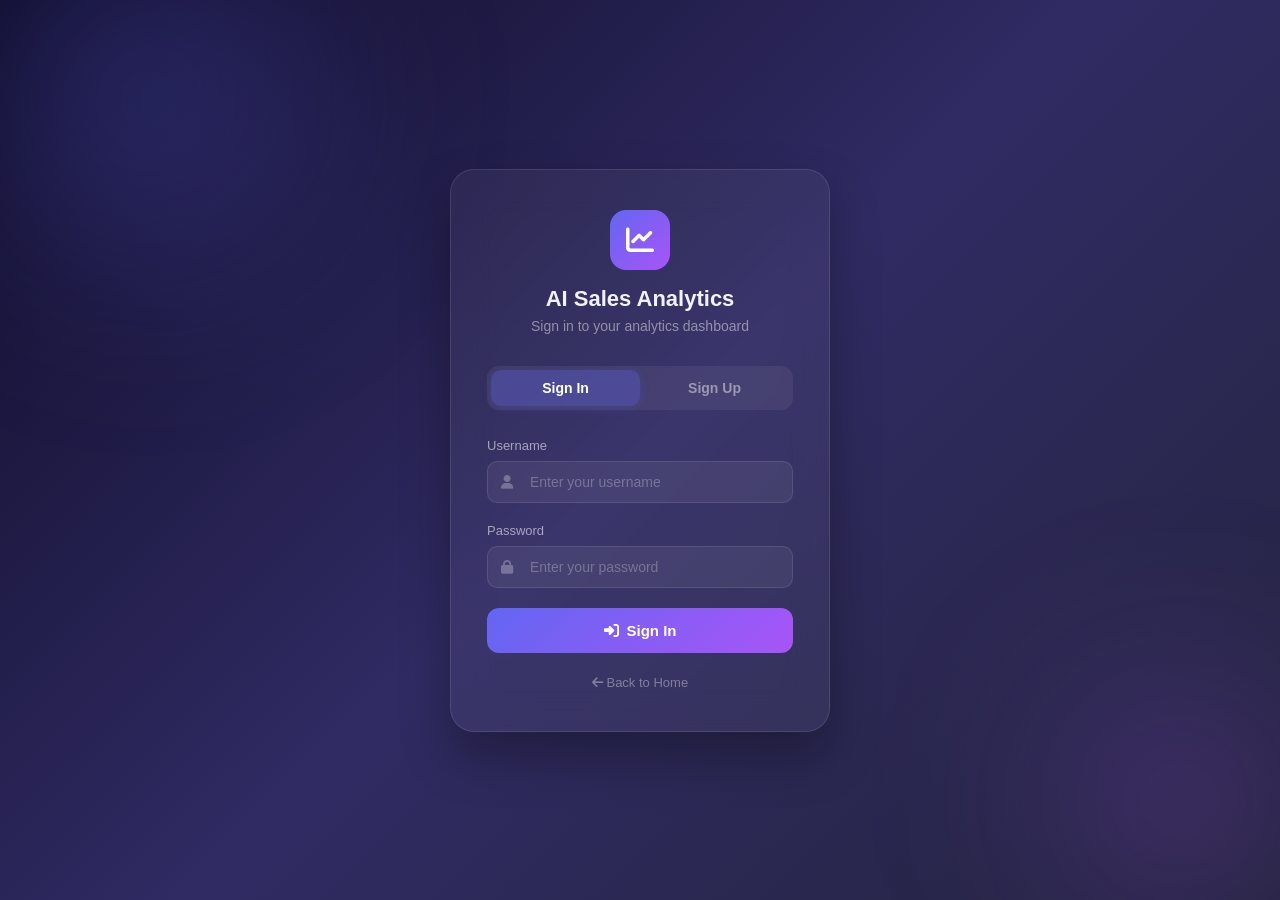
<file: frontend/crashreports/crashreports.html>
<!DOCTYPE html>
<html lang="en">
<head>
    <meta charset="UTF-8">
    <meta name="viewport" content="width=device-width, initial-scale=1.0">
    <title>Crash Reports – AI Sales Analytics</title>
    <link rel="stylesheet" href="../style.css">
    <link rel="stylesheet" href="crashreports.css">
    <link rel="stylesheet" href="https://cdnjs.cloudflare.com/ajax/libs/font-awesome/6.4.0/css/all.min.css">
</head>
<body>
<div class="app-layout" id="appLayout">

    <!-- ===== LEFT SIDEBAR ===== -->
    <aside class="left-sidebar" id="leftSidebar">

        <div class="sidebar-brand">
            <i class="fas fa-chart-line"></i>
            <span>AI Sales Analytics</span>
        </div>

        <div class="sidebar-new-chat">
            <button class="btn-new-chat" onclick="window.location.href='../app.html'">
                <i class="fas fa-plus"></i>
                <span>New Chat</span>
            </button>
        </div>

        <div class="sidebar-body">

            <!-- Analytics link -->
            <div class="sidebar-section">
                <div class="sidebar-section-header"
                     onclick="window.location.href='../app.html'"
                     data-tooltip="Analytics"
                     style="cursor:pointer;">
                    <h3><i class="fas fa-chart-bar"></i> Analytics</h3>
                </div>
            </div>

            <!-- Crash Reports active -->
            <div class="sidebar-section">
                <div class="sidebar-section-header cr-sidebar-active" data-tooltip="Crash Reports">
                    <h3 style="color:#e53e3e;"><i class="fas fa-bug"></i> Crash Reports</h3>
                </div>
            </div>

            <div class="cr-sidebar-extras" style="height:1px;background:#edf2f7;margin:6px 14px;"></div>

            <div class="cr-sidebar-extras" style="padding:10px 16px;">
                <p style="font-size:11px;font-weight:700;color:#a0aec0;text-transform:uppercase;letter-spacing:0.5px;margin-bottom:10px;">Categories</p>
                <div id="sidebarLegend"></div>
            </div>

        </div>

        <div class="sidebar-footer">
            <button class="btn-collapse-sidebar" onclick="toggleSidebarCollapse()">
                <span class="collapse-icon-wrap">
                    <i class="fas fa-angles-left" id="collapseIcon"></i>
                </span>
                <span class="collapse-label">Collapse</span>
            </button>
        </div>
    </aside>

    <div class="sidebar-overlay" id="sidebarOverlay" onclick="toggleMobileSidebar()"></div>

    <!-- ===== MAIN WORKSPACE ===== -->
    <div class="main-workspace" id="mainWorkspace">

        <header class="top-bar">
            <div class="top-bar-left">
                <button class="btn-sidebar-toggle" onclick="toggleMobileSidebar()">
                    <i class="fas fa-bars"></i>
                </button>
                <div class="cr-live-badge" id="liveBadge">
                    <div class="cr-live-dot" id="liveDot"></div>
                    <span id="liveBadgeText">Crash Reports — Community</span>
                </div>
            </div>
            <div class="top-bar-right">
                <label class="switch" title="Toggle theme">
                    <span class="sun"><svg xmlns="http://www.w3.org/2000/svg" viewBox="0 0 24 24"><g fill="#ffd43b"><circle r="5" cy="12" cx="12"></circle><path d="m21 13h-1a1 1 0 0 1 0-2h1a1 1 0 0 1 0 2zm-17 0h-1a1 1 0 0 1 0-2h1a1 1 0 0 1 0 2zm13.66-5.66a1 1 0 0 1-.66-.29 1 1 0 0 1 0-1.41l.71-.71a1 1 0 1 1 1.41 1.41l-.71.71a1 1 0 0 1-.75.29zm-12.02 12.02a1 1 0 0 1-.71-.29 1 1 0 0 1 0-1.41l.71-.66a1 1 0 0 1 1.41 1.41l-.71.71a1 1 0 0 1-.7.24zm6.36-14.36a1 1 0 0 1-1-1v-1a1 1 0 0 1 2 0v1a1 1 0 0 1-1 1zm0 17a1 1 0 0 1-1-1v-1a1 1 0 0 1 2 0v1a1 1 0 0 1-1 1zm-5.66-14.66a1 1 0 0 1-.7-.29l-.71-.71a1 1 0 0 1 1.41-1.41l.71.71a1 1 0 0 1 0 1.41 1 1 0 0 1-.71.29zm12.02 12.02a1 1 0 0 1-.7-.29l-.66-.71a1 1 0 0 1 1.36-1.36l.71.71a1 1 0 0 1 0 1.41 1 1 0 0 1-.71.24z"></path></g></svg></span>
                    <span class="moon"><svg xmlns="http://www.w3.org/2000/svg" viewBox="0 0 384 512"><path d="m223.5 32c-123.5 0-223.5 100.3-223.5 224s100 224 223.5 224c60.6 0 115.5-24.2 155.8-63.4 5-4.9 6.3-12.5 3.1-18.7s-10.1-9.7-17-8.5c-9.8 1.7-19.8 2.6-30.1 2.6-96.9 0-175.5-78.8-175.5-176 0-65.8 36-123.1 89.3-153.3 6.1-3.5 9.2-10.5 7.7-17.3s-7.3-11.9-14.3-12.5c-6.3-.5-12.6-.8-19-.8z"></path></svg></span>
                    <input type="checkbox" class="input" id="themeToggle" onchange="toggleTheme()">
                    <span class="slider"></span>
                </label>
                <div class="top-bar-user">
                    <i class="fas fa-user-circle"></i>
                    <span id="usernameDisplay">User</span>
                </div>
                <button class="btn-logout" onclick="logoutUser()">
                    <i class="fas fa-sign-out-alt"></i> Logout
                </button>
            </div>
        </header>

        <div class="cr-workspace">

            <!-- Page Header -->
            <div class="cr-page-header">
                <div class="cr-page-title">
                    <div class="cr-page-icon"><i class="fas fa-bug"></i></div>
                    <div>
                        <h1>Crash Reports</h1>
                        <p>Real failures. Real lessons. Build smarter together.</p>
                    </div>
                </div>
                <button class="cr-btn-share" onclick="switchCrashTab('post')">
                    <i class="fas fa-plus"></i> Share a Failure
                </button>
            </div>

            <!-- Stats -->
            <div class="cr-stats-bar">
                <div class="cr-stat-card">
                    <div class="cr-stat-icon red"><i class="fas fa-bomb"></i></div>
                    <div>
                        <div class="cr-stat-value" id="statTotal">—</div>
                        <div class="cr-stat-label">Reports</div>
                    </div>
                </div>
                <div class="cr-stat-card">
                    <div class="cr-stat-icon indigo"><i class="fas fa-fire"></i></div>
                    <div>
                        <div class="cr-stat-value" id="statUpvotes">—</div>
                        <div class="cr-stat-label">Upvotes</div>
                    </div>
                </div>
                <div class="cr-stat-card">
                    <div class="cr-stat-icon green"><i class="fas fa-hand-paper"></i></div>
                    <div>
                        <div class="cr-stat-value" id="statMetoo">—</div>
                        <div class="cr-stat-label">"This happened to me"</div>
                    </div>
                </div>
            </div>

            <!-- Tab Toggle -->
            <div class="cr-tab-toggle">
                <button class="cr-tab-btn active" id="tabPostCrash" onclick="switchCrashTab('post')">
                    <i class="fas fa-edit"></i> Post Crash
                </button>
                <button class="cr-tab-btn" id="tabViewCrash" onclick="switchCrashTab('view')">
                    <i class="fas fa-stream"></i> View Crash
                </button>
            </div>

            <!-- ===== POST CRASH SECTION ===== -->
            <div class="cr-tab-content active" id="postCrashSection">

            <!-- Compose Card -->
            <div class="cr-compose-card" id="composeCard">
                <h3><i class="fas fa-edit"></i> Share Your Failure Story</h3>

                <label class="cr-field-label">Category <span class="cr-required">*</span></label>
                <div class="cr-cat-pills" id="composeCatPills">
                    <div class="cr-cat-pill selected" data-cat="pricing">💸 Pricing</div>
                    <div class="cr-cat-pill" data-cat="prospecting">🎯 Prospecting</div>
                    <div class="cr-cat-pill" data-cat="closing">🤝 Closing</div>
                    <div class="cr-cat-pill" data-cat="retention">💔 Retention</div>
                    <div class="cr-cat-pill" data-cat="operations">⚙️ Operations</div>
                </div>

                <div class="cr-form-group">
                    <label class="cr-field-label">Title <span class="cr-required">*</span></label>
                    <input type="text" id="postTitle" placeholder="e.g. I discounted too aggressively and lost 3 loyal clients">
                </div>

                <div class="cr-two-col">
                    <div class="cr-form-group">
                        <label class="cr-field-label">What Strategy Did You Try? <span class="cr-required">*</span></label>
                        <textarea id="postStrategy" placeholder="Describe the approach you attempted..."></textarea>
                    </div>
                    <div class="cr-form-group">
                        <label class="cr-field-label">What Went Wrong? <span class="cr-required">*</span></label>
                        <textarea id="postWrong" placeholder="Be honest — what caused it to fail?"></textarea>
                    </div>
                </div>

                <div class="cr-form-group">
                    <label class="cr-field-label">Key Lesson / What You'd Do Differently <span class="cr-required">*</span></label>
                    <textarea id="postLesson" style="min-height:70px;" placeholder="What would you tell your past self? This is the gold."></textarea>
                </div>

                <!-- Anonymous Toggle -->
                <div class="cr-anon-row" id="anonToggleRow" onclick="toggleAnon()">
                    <div class="cr-toggle-pill" id="anonPill"></div>
                    <div class="cr-anon-info">
                        <strong>
                            <i class="fas fa-user-secret"></i>
                            Post Anonymously
                            <span class="cr-anon-badge" id="anonBadge" style="display:none;">
                                <i class="fas fa-check"></i> ON
                            </span>
                        </strong>
                        <span id="anonSubtext">Your name will be visible to others</span>
                    </div>
                </div>

                <button class="cr-btn-submit" id="submitBtn" onclick="submitPost()">
                    <i class="fas fa-paper-plane"></i> Post to Crash Reports
                </button>
            </div> <!-- /composeCard -->

            </div> <!-- /postCrashSection -->

            <!-- ===== VIEW CRASH SECTION ===== -->
            <div class="cr-tab-content" id="viewCrashSection">

            <!-- Filter Bar -->
            <div class="cr-filter-bar">
                <span>Filter:</span>
                <div class="cr-filter-pill active" data-filter="all"        onclick="setFilter(this,'all')">All</div>
                <div class="cr-filter-pill" data-filter="pricing"           onclick="setFilter(this,'pricing')">💸 Pricing</div>
                <div class="cr-filter-pill" data-filter="prospecting"       onclick="setFilter(this,'prospecting')">🎯 Prospecting</div>
                <div class="cr-filter-pill" data-filter="closing"           onclick="setFilter(this,'closing')">🤝 Closing</div>
                <div class="cr-filter-pill" data-filter="retention"         onclick="setFilter(this,'retention')">💔 Retention</div>
                <div class="cr-filter-pill" data-filter="operations"        onclick="setFilter(this,'operations')">⚙️ Operations</div>
            </div>

            <!-- Feed loading -->
            <div class="cr-loading" id="feedLoading">
                <div class="loading-wrapper">
                    <div class="loader"><div class="loader-inner"></div></div>
                </div>
                <p>Loading crash reports...</p>
            </div>

            <!-- Posts Feed -->
            <div id="postsContainer"></div>

            <!-- Empty state -->
            <div class="cr-empty" id="emptyState" style="display:none;">
                <i class="fas fa-bug"></i>
                <h3>No reports yet in this category</h3>
                <p>Be the first to share a failure — your lesson could save someone else's quarter.</p>
            </div>

            </div> <!-- /viewCrashSection -->

        </div>

        <footer class="footer">
            <p>&copy; Team Abscond. 2026 &bull; AI Sales Analytics &bull; Crash Reports</p>
        </footer>
    </div>
</div>

<!-- Toast -->
<div id="cr-toast">
    <i id="toastIcon" class="fas fa-check-circle"></i>
    <span id="toastMsg"></span>
</div>

<script src="crashreports.js"></script>
</body>
</html>
</file>
<file: frontend/landing.css>
/* ═══════════════════════════════════════════
   AI-SALES ANALYTICS AGENT — PREMIUM LANDING PAGE STYLES
   Apple Keynote-level design system
   ═══════════════════════════════════════════ */

/* ─── Reset & Base ─── */
*, *::before, *::after {
    margin: 0;
    padding: 0;
    box-sizing: border-box;
}

:root {
    --bg-primary: #050510;
    --bg-secondary: #0a0a1a;
    --bg-card: rgba(255, 255, 255, 0.03);
    --bg-card-hover: rgba(255, 255, 255, 0.06);
    --text-primary: #f0f0f5;
    --text-secondary: rgba(240, 240, 245, 0.6);
    --text-tertiary: rgba(240, 240, 245, 0.4);
    --accent: #6366f1;
    --accent-light: #818cf8;
    --accent-glow: rgba(99, 102, 241, 0.25);
    --purple: #a855f7;
    --purple-glow: rgba(168, 85, 247, 0.2);
    --cyan: #06b6d4;
    --green: #10b981;
    --border: rgba(255, 255, 255, 0.06);
    --border-hover: rgba(255, 255, 255, 0.12);
    --radius-sm: 12px;
    --radius-md: 20px;
    --radius-lg: 28px;
    --radius-xl: 36px;
    --ease-out-expo: cubic-bezier(0.16, 1, 0.3, 1);
    --ease-out-quart: cubic-bezier(0.25, 1, 0.5, 1);
    --ease-spring: cubic-bezier(0.34, 1.56, 0.64, 1);
    --ease-smooth: cubic-bezier(0.4, 0, 0.2, 1);
    --shadow-glow: 0 0 60px rgba(99, 102, 241, 0.15);
    --shadow-card: 0 4px 24px rgba(0, 0, 0, 0.3), 0 0 0 1px var(--border);
}

html {
    scroll-behavior: smooth;
    -webkit-font-smoothing: antialiased;
    -moz-osx-font-smoothing: grayscale;
}

body {
    font-family: 'Inter', -apple-system, BlinkMacSystemFont, 'Segoe UI', sans-serif;
    background: var(--bg-primary);
    color: var(--text-primary);
    overflow-x: hidden;
    line-height: 1.6;
}

.container {
    max-width: 1200px;
    margin: 0 auto;
    padding: 0 24px;
}

a {
    text-decoration: none;
    color: inherit;
}

/* ─── Reveal Animation Base ─── */
.reveal-up {
    opacity: 0;
    transform: translateY(40px);
    transition: opacity 0.8s var(--ease-out-expo), transform 0.8s var(--ease-out-expo);
}

.reveal-up.revealed {
    opacity: 1;
    transform: translateY(0);
}

/* ═══════════════════════════════════════════
   NAVBAR
   ═══════════════════════════════════════════ */

.navbar {
    position: fixed;
    top: 0;
    left: 0;
    right: 0;
    z-index: 1000;
    padding: 16px 0;
    transition: background 0.4s var(--ease-smooth), 
                backdrop-filter 0.4s var(--ease-smooth),
                box-shadow 0.4s var(--ease-smooth),
                padding 0.4s var(--ease-smooth);
}

.navbar.scrolled {
    background: rgba(5, 5, 16, 0.8);
    backdrop-filter: blur(20px) saturate(180%);
    -webkit-backdrop-filter: blur(20px) saturate(180%);
    box-shadow: 0 1px 0 var(--border), 0 4px 24px rgba(0, 0, 0, 0.2);
    padding: 10px 0;
}

.nav-container {
    max-width: 1200px;
    margin: 0 auto;
    padding: 0 24px;
    display: flex;
    align-items: center;
    justify-content: space-between;
}

.nav-logo {
    display: flex;
    align-items: center;
    gap: 10px;
    font-weight: 700;
    font-size: 20px;
    letter-spacing: -0.02em;
}

.logo-icon {
    width: 32px;
    height: 32px;
}

.nav-links {
    display: flex;
    gap: 36px;
}

.nav-links a {
    font-size: 14px;
    font-weight: 500;
    color: var(--text-secondary);
    transition: color 0.3s var(--ease-smooth);
    position: relative;
}

.nav-links a::after {
    content: '';
    position: absolute;
    bottom: -4px;
    left: 0;
    width: 0;
    height: 2px;
    background: var(--accent);
    transition: width 0.3s var(--ease-out-expo);
    border-radius: 1px;
}

.nav-links a:hover {
    color: var(--text-primary);
}

.nav-links a:hover::after {
    width: 100%;
}

.nav-actions {
    display: flex;
    gap: 12px;
    align-items: center;
}

.nav-login-btn {
    font-size: 14px;
    font-weight: 600;
    color: #fff;
    background: var(--accent);
    padding: 8px 20px;
    border-radius: 10px;
    text-decoration: none;
    transition: transform 0.3s var(--ease-spring), 
                box-shadow 0.3s var(--ease-smooth),
                background 0.3s var(--ease-smooth);
}

.nav-login-btn:hover {
    transform: translateY(-1px);
    box-shadow: 0 4px 20px var(--accent-glow);
    background: var(--accent-light);
}

.nav-btn-secondary {
    font-size: 14px;
    font-weight: 500;
    color: var(--text-secondary);
    padding: 8px 16px;
    transition: color 0.3s var(--ease-smooth);
}

.nav-btn-secondary:hover {
    color: var(--text-primary);
}

.nav-btn-primary {
    font-size: 14px;
    font-weight: 600;
    color: #fff;
    background: var(--accent);
    padding: 8px 20px;
    border-radius: 10px;
    transition: transform 0.3s var(--ease-spring), 
                box-shadow 0.3s var(--ease-smooth),
                background 0.3s var(--ease-smooth);
}

.nav-btn-primary:hover {
    transform: translateY(-1px);
    box-shadow: 0 4px 20px var(--accent-glow);
    background: var(--accent-light);
}

.mobile-toggle {
    display: none;
    flex-direction: column;
    gap: 5px;
    background: none;
    border: none;
    cursor: pointer;
    padding: 4px;
}

.mobile-toggle span {
    width: 22px;
    height: 2px;
    background: var(--text-primary);
    border-radius: 2px;
    transition: transform 0.3s var(--ease-out-expo), opacity 0.3s;
}

.mobile-toggle.active span:nth-child(1) {
    transform: rotate(45deg) translateY(7px);
}
.mobile-toggle.active span:nth-child(2) {
    opacity: 0;
}
.mobile-toggle.active span:nth-child(3) {
    transform: rotate(-45deg) translateY(-7px);
}

/* ═══════════════════════════════════════════
   HERO
   ═══════════════════════════════════════════ */

.hero {
    position: relative;
    min-height: 100vh;
    display: flex;
    flex-direction: column;
    align-items: center;
    justify-content: center;
    padding: 120px 24px 60px;
    overflow: hidden;
}

.hero-bg {
    position: absolute;
    inset: 0;
    overflow: hidden;
    z-index: 0;
}

.hero-dots-canvas {
    position: absolute;
    inset: 0;
    width: 100%;
    height: 100%;
    z-index: 0;
    pointer-events: none;
}

.orb {
    position: absolute;
    border-radius: 50%;
    filter: blur(80px);
    will-change: transform;
}

.orb-1 {
    width: 600px;
    height: 600px;
    background: radial-gradient(circle, rgba(99, 102, 241, 0.3) 0%, transparent 70%);
    top: -200px;
    left: -100px;
    animation: orbFloat1 20s ease-in-out infinite;
}

.orb-2 {
    width: 500px;
    height: 500px;
    background: radial-gradient(circle, rgba(168, 85, 247, 0.25) 0%, transparent 70%);
    top: 50%;
    right: -150px;
    animation: orbFloat2 25s ease-in-out infinite;
}

.orb-3 {
    width: 400px;
    height: 400px;
    background: radial-gradient(circle, rgba(6, 182, 212, 0.15) 0%, transparent 70%);
    bottom: -100px;
    left: 30%;
    animation: orbFloat3 22s ease-in-out infinite;
}

@keyframes orbFloat1 {
    0%, 100% { transform: translate(0, 0) scale(1); }
    33% { transform: translate(60px, 40px) scale(1.1); }
    66% { transform: translate(-30px, 60px) scale(0.95); }
}

@keyframes orbFloat2 {
    0%, 100% { transform: translate(0, 0) scale(1); }
    33% { transform: translate(-50px, -30px) scale(1.05); }
    66% { transform: translate(40px, -50px) scale(0.9); }
}

@keyframes orbFloat3 {
    0%, 100% { transform: translate(0, 0) scale(1); }
    33% { transform: translate(40px, -40px) scale(1.08); }
    66% { transform: translate(-50px, 30px) scale(0.92); }
}

.grid-overlay {
    position: absolute;
    inset: 0;
    background-image: 
        linear-gradient(rgba(255,255,255,0.02) 1px, transparent 1px),
        linear-gradient(90deg, rgba(255,255,255,0.02) 1px, transparent 1px);
    background-size: 60px 60px;
    mask-image: radial-gradient(ellipse 60% 60% at 50% 40%, black 20%, transparent 70%);
    -webkit-mask-image: radial-gradient(ellipse 60% 60% at 50% 40%, black 20%, transparent 70%);
}

.hero-content {
    position: relative;
    z-index: 2;
    text-align: center;
    max-width: 800px;
    margin: 0 auto;
}

.hero-badge {
    display: inline-flex;
    align-items: center;
    gap: 8px;
    background: rgba(99, 102, 241, 0.1);
    border: 1px solid rgba(99, 102, 241, 0.2);
    padding: 6px 16px;
    border-radius: 100px;
    font-size: 13px;
    font-weight: 500;
    color: var(--accent-light);
    margin-bottom: 28px;
    opacity: 0;
    transform: translateY(20px);
}

.badge-dot {
    width: 6px;
    height: 6px;
    background: var(--accent-light);
    border-radius: 50%;
    animation: pulse 2s ease-in-out infinite;
}

@keyframes pulse {
    0%, 100% { opacity: 1; transform: scale(1); }
    50% { opacity: 0.5; transform: scale(1.5); }
}

.hero-title {
    font-size: clamp(40px, 6vw, 72px);
    font-weight: 800;
    line-height: 1.05;
    letter-spacing: -0.03em;
    margin-bottom: 24px;
}

.hero-title .word {
    display: inline-block;
    overflow: hidden;
}

.hero-title .char {
    display: inline-block;
    opacity: 0;
    transform: translateY(100%) rotateX(-80deg);
    filter: blur(4px);
    transition: opacity 0.6s var(--ease-out-expo),
                transform 0.6s var(--ease-out-expo),
                filter 0.6s var(--ease-out-expo);
}

.hero-title .char.revealed {
    opacity: 1;
    transform: translateY(0) rotateX(0);
    filter: blur(0);
}

.hero-subtitle {
    font-size: clamp(16px, 2vw, 19px);
    color: var(--text-secondary);
    max-width: 600px;
    margin: 0 auto 40px;
    line-height: 1.7;
    opacity: 0;
    transform: translateY(20px);
}

.hero-ctas {
    display: flex;
    gap: 16px;
    justify-content: center;
    flex-wrap: wrap;
    margin-bottom: 56px;
    opacity: 0;
    transform: translateY(20px);
}

.btn-primary-hero {
    display: inline-flex;
    align-items: center;
    gap: 10px;
    background: var(--accent);
    color: #fff;
    font-weight: 600;
    font-size: 16px;
    padding: 14px 28px;
    border-radius: 14px;
    border: none;
    cursor: pointer;
    text-decoration: none;
    transition: transform 0.4s var(--ease-spring),
                box-shadow 0.4s var(--ease-smooth),
                background 0.3s;
}

.btn-primary-hero:hover {
    transform: translateY(-2px) scale(1.02);
    box-shadow: 0 8px 40px var(--accent-glow), 0 0 0 1px var(--accent);
    background: var(--accent-light);
}

.btn-primary {
    display: inline-flex;
    align-items: center;
    gap: 10px;
    background: var(--accent);
    color: #fff;
    font-weight: 600;
    font-size: 16px;
    padding: 14px 28px;
    border-radius: 14px;
    border: none;
    cursor: pointer;
    transition: transform 0.4s var(--ease-spring),
                box-shadow 0.4s var(--ease-smooth),
                background 0.3s;
}

.btn-primary:hover {
    transform: translateY(-2px) scale(1.02);
    box-shadow: 0 8px 40px var(--accent-glow), 0 0 0 1px var(--accent);
    background: var(--accent-light);
}

.btn-secondary {
    display: inline-flex;
    align-items: center;
    gap: 10px;
    background: rgba(255, 255, 255, 0.05);
    border: 1px solid var(--border-hover);
    color: var(--text-primary);
    font-weight: 500;
    font-size: 16px;
    padding: 14px 28px;
    border-radius: 14px;
    cursor: pointer;
    transition: transform 0.4s var(--ease-spring),
                background 0.3s,
                border-color 0.3s;
}

.btn-secondary:hover {
    transform: translateY(-2px);
    background: rgba(255, 255, 255, 0.08);
    border-color: rgba(255, 255, 255, 0.2);
}

.hero-stats {
    display: flex;
    align-items: center;
    justify-content: center;
    gap: 40px;
    opacity: 0;
    transform: translateY(20px);
}

.hero-stat {
    display: flex;
    flex-direction: column;
    align-items: center;
}

.stat-number {
    font-size: 32px;
    font-weight: 800;
    letter-spacing: -0.02em;
    background: linear-gradient(135deg, var(--accent-light), var(--purple));
    -webkit-background-clip: text;
    -webkit-text-fill-color: transparent;
    background-clip: text;
}

.stat-suffix {
    font-size: 24px;
    font-weight: 700;
    background: linear-gradient(135deg, var(--accent-light), var(--purple));
    -webkit-background-clip: text;
    -webkit-text-fill-color: transparent;
    background-clip: text;
}

.stat-label {
    font-size: 13px;
    color: var(--text-tertiary);
    margin-top: 2px;
}

.hero-stat-divider {
    width: 1px;
    height: 40px;
    background: var(--border);
}

/* Hero Visual (Dashboard Mockup) */
.hero-visual {
    position: relative;
    z-index: 2;
    width: 100%;
    max-width: 900px;
    margin: 60px auto 0;
    perspective: 1200px;
    opacity: 0;
    transform: translateY(40px);
}

.hero-visual.revealed {
    opacity: 1;
    transform: translateY(0);
    transition: opacity 1s var(--ease-out-expo) 0.4s, transform 1s var(--ease-out-expo) 0.4s;
}

.dashboard-mockup {
    background: rgba(15, 15, 30, 0.8);
    border: 1px solid var(--border);
    border-radius: var(--radius-md);
    overflow: hidden;
    box-shadow: 
        0 20px 80px rgba(0, 0, 0, 0.5),
        0 0 0 1px rgba(255, 255, 255, 0.05),
        var(--shadow-glow);
    transform: rotateX(4deg);
    transition: transform 0.6s var(--ease-out-expo);
}

.dashboard-mockup:hover {
    transform: rotateX(0deg);
}

.mockup-header {
    display: flex;
    align-items: center;
    gap: 12px;
    padding: 12px 16px;
    background: rgba(255, 255, 255, 0.03);
    border-bottom: 1px solid var(--border);
}

.mockup-dots {
    display: flex;
    gap: 6px;
}

.mockup-dots span {
    width: 10px;
    height: 10px;
    border-radius: 50%;
}

.mockup-dots span:nth-child(1) { background: #ff5f57; }
.mockup-dots span:nth-child(2) { background: #ffbd2e; }
.mockup-dots span:nth-child(3) { background: #28c840; }

.mockup-title {
    font-size: 12px;
    color: var(--text-tertiary);
    font-weight: 500;
}

.mockup-body {
    display: flex;
    min-height: 300px;
}

.mockup-sidebar {
    width: 56px;
    border-right: 1px solid var(--border);
    padding: 16px 12px;
    display: flex;
    flex-direction: column;
    gap: 12px;
}

.sidebar-item {
    width: 32px;
    height: 32px;
    border-radius: 8px;
    background: rgba(255, 255, 255, 0.04);
    transition: background 0.3s;
}

.sidebar-item.active {
    background: var(--accent);
    box-shadow: 0 0 12px var(--accent-glow);
}

.mockup-main {
    flex: 1;
    padding: 20px;
    display: flex;
    flex-direction: column;
    gap: 16px;
}

.mockup-chart-area {
    flex: 1;
    min-height: 160px;
    position: relative;
}

.chart-svg {
    width: 100%;
    height: 100%;
    position: absolute;
    inset: 0;
}

.chart-line {
    stroke-dasharray: 800;
    stroke-dashoffset: 800;
    transition: stroke-dashoffset 2s var(--ease-out-expo);
}

.chart-line.animated {
    stroke-dashoffset: 0;
}

.chart-area-path {
    opacity: 0;
    transition: opacity 1.5s var(--ease-smooth) 0.8s;
}

.chart-area-path.animated {
    opacity: 1;
}

.mockup-cards-row {
    display: flex;
    gap: 12px;
}

.mockup-stat-card {
    flex: 1;
    background: rgba(255, 255, 255, 0.03);
    border: 1px solid var(--border);
    border-radius: var(--radius-sm);
    padding: 12px;
}

.msc-label {
    width: 60%;
    height: 8px;
    background: rgba(255, 255, 255, 0.06);
    border-radius: 4px;
    margin-bottom: 8px;
}

.msc-value {
    width: 40%;
    height: 16px;
    background: rgba(255, 255, 255, 0.08);
    border-radius: 4px;
    margin-bottom: 10px;
}

.msc-bar {
    height: 4px;
    background: rgba(255, 255, 255, 0.04);
    border-radius: 2px;
    overflow: hidden;
}

.msc-bar-fill {
    height: 100%;
    background: linear-gradient(90deg, var(--accent), var(--purple));
    border-radius: 2px;
    transform: scaleX(0);
    transform-origin: left;
    transition: transform 1.2s var(--ease-out-expo) 1.2s;
}

.msc-bar-fill.animated {
    transform: scaleX(1);
}

/* ═══════════════════════════════════════════
   TRUSTED BY
   ═══════════════════════════════════════════ */

.trusted-section {
    padding: 60px 0 80px;
    border-bottom: 1px solid var(--border);
}

.trusted-label {
    text-align: center;
    font-size: 13px;
    color: var(--text-tertiary);
    text-transform: uppercase;
    letter-spacing: 0.1em;
    font-weight: 500;
    margin-bottom: 28px;
}

.trusted-logos {
    display: flex;
    justify-content: center;
    align-items: center;
    gap: 48px;
    flex-wrap: wrap;
}

.trusted-logo {
    font-size: 18px;
    font-weight: 700;
    color: var(--text-tertiary);
    letter-spacing: -0.02em;
    transition: color 0.3s;
    user-select: none;
}

.trusted-logo:hover {
    color: var(--text-secondary);
}

/* ═══════════════════════════════════════════
   SECTION HEADERS
   ═══════════════════════════════════════════ */

.section-header {
    text-align: center;
    margin-bottom: 64px;
}

.section-badge {
    display: inline-block;
    font-size: 12px;
    font-weight: 600;
    text-transform: uppercase;
    letter-spacing: 0.12em;
    color: var(--accent-light);
    background: rgba(99, 102, 241, 0.1);
    border: 1px solid rgba(99, 102, 241, 0.15);
    padding: 6px 16px;
    border-radius: 100px;
    margin-bottom: 20px;
}

.section-title {
    font-size: clamp(32px, 4.5vw, 52px);
    font-weight: 800;
    line-height: 1.1;
    letter-spacing: -0.03em;
    margin-bottom: 16px;
}

.gradient-text {
    background: linear-gradient(135deg, var(--accent-light) 0%, var(--purple) 50%, var(--cyan) 100%);
    -webkit-background-clip: text;
    -webkit-text-fill-color: transparent;
    background-clip: text;
}

.section-subtitle {
    font-size: 17px;
    color: var(--text-secondary);
    max-width: 540px;
    margin: 0 auto;
    line-height: 1.7;
}

/* ═══════════════════════════════════════════
   FEATURES
   ═══════════════════════════════════════════ */

.features-section {
    padding: 120px 0;
}

.features-grid {
    display: grid;
    grid-template-columns: repeat(2, 1fr);
    gap: 24px;
}

.feature-card {
    background: var(--bg-card);
    border: 1px solid var(--border);
    border-radius: var(--radius-md);
    padding: 36px;
    transition: transform 0.5s var(--ease-spring),
                background 0.4s var(--ease-smooth),
                border-color 0.4s var(--ease-smooth),
                box-shadow 0.4s var(--ease-smooth);
    position: relative;
    overflow: hidden;
}

.feature-card::before {
    content: '';
    position: absolute;
    top: 0;
    left: 0;
    right: 0;
    height: 1px;
    background: linear-gradient(90deg, transparent, var(--accent-glow), transparent);
    opacity: 0;
    transition: opacity 0.4s;
}

.feature-card:hover {
    transform: translateY(-4px);
    background: var(--bg-card-hover);
    border-color: var(--border-hover);
    box-shadow: 0 8px 40px rgba(0, 0, 0, 0.3), 0 0 60px var(--accent-glow);
}

.feature-card:hover::before {
    opacity: 1;
}

.feature-icon {
    width: 48px;
    height: 48px;
    margin-bottom: 20px;
}

.feature-card h3 {
    font-size: 20px;
    font-weight: 700;
    margin-bottom: 10px;
    letter-spacing: -0.01em;
}

.feature-card p {
    font-size: 15px;
    color: var(--text-secondary);
    line-height: 1.7;
}

/* ═══════════════════════════════════════════
   PRODUCT SHOWCASE
   ═══════════════════════════════════════════ */

.showcase-section {
    padding: 120px 0;
    position: relative;
}

.showcase-dashboard {
    perspective: 1400px;
}

.showcase-screen {
    background: rgba(10, 10, 26, 0.9);
    border: 1px solid var(--border);
    border-radius: var(--radius-md);
    overflow: hidden;
    box-shadow: 0 30px 100px rgba(0, 0, 0, 0.4), var(--shadow-glow);
    transform: rotateX(2deg);
    transition: transform 0.8s var(--ease-out-expo);
}

.showcase-screen:hover {
    transform: rotateX(0);
}

.showcase-topbar {
    display: flex;
    align-items: center;
    gap: 12px;
    padding: 12px 16px;
    background: rgba(255, 255, 255, 0.02);
    border-bottom: 1px solid var(--border);
}

.showcase-dots {
    display: flex;
    gap: 6px;
}

.showcase-dots span {
    width: 10px;
    height: 10px;
    border-radius: 50%;
}
.showcase-dots span:nth-child(1) { background: #ff5f57; }
.showcase-dots span:nth-child(2) { background: #ffbd2e; }
.showcase-dots span:nth-child(3) { background: #28c840; }

.showcase-url {
    font-size: 12px;
    color: var(--text-tertiary);
    background: rgba(255, 255, 255, 0.04);
    padding: 4px 12px;
    border-radius: 6px;
}

.showcase-content {
    padding: 24px;
}

.showcase-metric-row {
    display: grid;
    grid-template-columns: repeat(4, 1fr);
    gap: 16px;
    margin-bottom: 24px;
}

.showcase-metric {
    background: rgba(255, 255, 255, 0.03);
    border: 1px solid var(--border);
    border-radius: var(--radius-sm);
    padding: 16px;
    opacity: 0;
    transform: translateY(20px);
    transition: opacity 0.6s var(--ease-out-expo), transform 0.6s var(--ease-out-expo);
}

.showcase-metric.revealed {
    opacity: 1;
    transform: translateY(0);
}

.sm-label {
    font-size: 12px;
    color: var(--text-tertiary);
    display: block;
    margin-bottom: 4px;
}

.sm-value {
    font-size: 24px;
    font-weight: 700;
    display: block;
    margin-bottom: 4px;
}

.sm-change {
    font-size: 12px;
    font-weight: 600;
}

.sm-change.positive {
    color: var(--green);
}

.showcase-chart-section {
    height: 200px;
    position: relative;
}

.showcase-chart-svg {
    width: 100%;
    height: 100%;
}

.sc-line {
    stroke-dasharray: 1200;
    stroke-dashoffset: 1200;
    transition: stroke-dashoffset 2.5s var(--ease-out-expo);
}

.sc-line.animated {
    stroke-dashoffset: 0;
}

.sc-line-2 {
    stroke-dasharray: 1200;
    stroke-dashoffset: 1200;
    transition: stroke-dashoffset 2.5s var(--ease-out-expo) 0.3s;
}

.sc-line-2.animated {
    stroke-dashoffset: 0;
}

.sc-area {
    opacity: 0;
    transition: opacity 1.5s var(--ease-smooth) 0.8s;
}

.sc-area.animated {
    opacity: 1;
}

/* ═══════════════════════════════════════════
   TECH STACK
   ═══════════════════════════════════════════ */

.techstack-section {
    padding: 120px 0;
    position: relative;
    overflow: hidden;
}

.tech-grid {
    display: grid;
    grid-template-columns: repeat(5, 1fr);
    gap: 24px;
}

.tech-category {
    text-align: center;
}

.tech-cat-title {
    font-size: 13px;
    text-transform: uppercase;
    letter-spacing: 0.1em;
    color: var(--text-tertiary);
    margin-bottom: 20px;
    font-weight: 600;
}

.tech-cards {
    display: flex;
    flex-direction: column;
    gap: 30px;
}

.tech-card {
    background: var(--bg-card);
    border: 1px solid var(--border);
    border-radius: var(--radius-sm);
    padding: 16px;
    display: flex;
    align-items: center;
    gap: 12px;
    transition: transform 0.5s var(--ease-spring),
                background 0.4s var(--ease-smooth),
                border-color 0.4s var(--ease-smooth),
                box-shadow 0.4s var(--ease-smooth);
    position: relative;
    overflow: hidden;
}

.tech-card::before {
    content: '';
    position: absolute;
    inset: 0;
    border-radius: inherit;
    padding: 1px;
    background: linear-gradient(135deg, transparent, rgba(99, 102, 241, 0.3), transparent);
    -webkit-mask: linear-gradient(#fff 0 0) content-box, linear-gradient(#fff 0 0);
    -webkit-mask-composite: xor;
    mask-composite: exclude;
    opacity: 0;
    transition: opacity 0.4s;
}

.tech-card:hover {
    transform: translateY(-4px) scale(1.02);
    background: var(--bg-card-hover);
    border-color: transparent;
    box-shadow: 0 8px 32px rgba(0, 0, 0, 0.3), 0 0 40px var(--accent-glow);
}

.tech-card:hover::before {
    opacity: 1;
}

.tech-card.featured {
    border-color: rgba(99, 102, 241, 0.2);
    background: rgba(99, 102, 241, 0.06);
}

.tech-card-icon {
    width: 32px;
    height: 32px;
    flex-shrink: 0;
}

.tech-card-icon svg {
    width: 100%;
    height: 100%;
}

.tech-card span {
    font-size: 14px;
    font-weight: 600;
}

/* ═══════════════════════════════════════════
   PRICING
   ═══════════════════════════════════════════ */

.pricing-section {
    padding: 120px 0;
}

.pricing-toggle {
    display: flex;
    align-items: center;
    justify-content: center;
    gap: 16px;
    margin-bottom: 56px;
}

.toggle-label {
    font-size: 14px;
    color: var(--text-tertiary);
    font-weight: 500;
    transition: color 0.3s;
    display: flex;
    align-items: center;
    gap: 8px;
}

.toggle-label[data-active="true"] {
    color: var(--text-primary);
}

.save-badge {
    font-size: 11px;
    background: rgba(16, 185, 129, 0.15);
    color: var(--green);
    padding: 2px 8px;
    border-radius: 100px;
    font-weight: 600;
}

.toggle-switch {
    width: 48px;
    height: 26px;
    background: rgba(255, 255, 255, 0.1);
    border: 1px solid var(--border-hover);
    border-radius: 100px;
    cursor: pointer;
    position: relative;
    transition: background 0.3s;
}

.toggle-knob {
    position: absolute;
    top: 3px;
    left: 3px;
    width: 18px;
    height: 18px;
    background: var(--accent);
    border-radius: 50%;
    transition: transform 0.4s var(--ease-spring);
    box-shadow: 0 0 8px var(--accent-glow);
}

.toggle-switch.active .toggle-knob {
    transform: translateX(22px);
}

.pricing-grid {
    display: grid;
    grid-template-columns: repeat(3, 1fr);
    gap: 24px;
    align-items: start;
}

.pricing-card {
    background: var(--bg-card);
    border: 1px solid var(--border);
    border-radius: var(--radius-md);
    padding: 36px;
    position: relative;
    transition: transform 0.5s var(--ease-spring),
                box-shadow 0.4s var(--ease-smooth);
}

.pricing-card:hover {
    transform: translateY(-4px);
}

.pricing-card.popular {
    border-color: var(--accent);
    background: rgba(99, 102, 241, 0.05);
    box-shadow: 0 0 80px var(--accent-glow);
    transform: scale(1.03);
}

.pricing-card.popular:hover {
    transform: scale(1.03) translateY(-4px);
}

.popular-badge {
    position: absolute;
    top: -12px;
    left: 50%;
    transform: translateX(-50%);
    background: var(--accent);
    color: #fff;
    font-size: 12px;
    font-weight: 600;
    padding: 4px 16px;
    border-radius: 100px;
    box-shadow: 0 4px 12px var(--accent-glow);
}

.pricing-card-header {
    margin-bottom: 24px;
}

.pricing-card-header h3 {
    font-size: 22px;
    font-weight: 700;
    margin-bottom: 6px;
}

.pricing-card-header p {
    font-size: 14px;
    color: var(--text-tertiary);
    line-height: 1.5;
}

.pricing-price {
    display: flex;
    align-items: baseline;
    gap: 2px;
    margin-bottom: 28px;
}

.price-currency {
    font-size: 24px;
    font-weight: 700;
    color: var(--text-secondary);
}

.price-amount {
    font-size: 52px;
    font-weight: 800;
    letter-spacing: -0.03em;
    line-height: 1;
    transition: opacity 0.3s, transform 0.3s var(--ease-out-expo);
}

.price-amount.changing {
    opacity: 0;
    transform: translateY(-10px);
}

.price-period {
    font-size: 14px;
    color: var(--text-tertiary);
    margin-left: 4px;
}

.pricing-features {
    list-style: none;
    margin-bottom: 32px;
    display: flex;
    flex-direction: column;
    gap: 14px;
}

.pricing-features li {
    display: flex;
    align-items: center;
    gap: 10px;
    font-size: 14px;
    color: var(--text-secondary);
}

.pricing-features li svg {
    width: 18px;
    height: 18px;
    flex-shrink: 0;
}

.pricing-btn {
    display: block;
    text-align: center;
    padding: 14px 24px;
    border-radius: 12px;
    font-size: 15px;
    font-weight: 600;
    background: rgba(255, 255, 255, 0.05);
    border: 1px solid var(--border-hover);
    color: var(--text-primary);
    transition: transform 0.4s var(--ease-spring),
                background 0.3s,
                border-color 0.3s;
}

.pricing-btn:hover {
    transform: translateY(-2px);
    background: rgba(255, 255, 255, 0.08);
}

.pricing-btn.primary {
    background: var(--accent);
    border-color: var(--accent);
    color: #fff;
}

.pricing-btn.primary:hover {
    background: var(--accent-light);
    box-shadow: 0 8px 32px var(--accent-glow);
}

/* ═══════════════════════════════════════════
   TESTIMONIALS
   ═══════════════════════════════════════════ */

.testimonials-section {
    padding: 120px 0;
    overflow: hidden;
}

.testimonial-track-wrapper {
    position: relative;
    overflow: hidden;
    margin-top: 0;
    padding: 20px 0;
    mask-image: linear-gradient(90deg, transparent 0%, black 10%, black 90%, transparent 100%);
    -webkit-mask-image: linear-gradient(90deg, transparent 0%, black 10%, black 90%, transparent 100%);
}

.testimonial-track {
    display: flex;
    gap: 24px;
    width: max-content;
    will-change: transform;
}

.testimonial-card {
    width: 360px;
    flex-shrink: 0;
    background: var(--bg-card);
    border: 1px solid var(--border);
    border-radius: var(--radius-md);
    padding: 28px;
    transition: transform 0.4s var(--ease-spring), border-color 0.3s;
}

.testimonial-card:hover {
    transform: scale(1.03);
    border-color: var(--border-hover);
}

.tc-stars {
    color: #f59e0b;
    font-size: 16px;
    letter-spacing: 2px;
    margin-bottom: 16px;
}

.testimonial-card p {
    font-size: 15px;
    color: var(--text-secondary);
    line-height: 1.7;
    margin-bottom: 20px;
}

.tc-author {
    display: flex;
    align-items: center;
    gap: 12px;
}

.tc-avatar {
    width: 40px;
    height: 40px;
    border-radius: 50%;
    background: linear-gradient(135deg, var(--accent), var(--purple));
    display: flex;
    align-items: center;
    justify-content: center;
    font-size: 14px;
    font-weight: 700;
    color: #fff;
}

.tc-author strong {
    font-size: 14px;
    display: block;
}

.tc-author span {
    font-size: 12px;
    color: var(--text-tertiary);
}

/* ═══════════════════════════════════════════
   CTA SECTION
   ═══════════════════════════════════════════ */

.cta-section {
    padding: 160px 0;
    position: relative;
    overflow: hidden;
}

.cta-bg {
    position: absolute;
    inset: 0;
    z-index: 0;
}

.cta-orb {
    position: absolute;
    border-radius: 50%;
    filter: blur(100px);
}

.cta-orb-1 {
    width: 500px;
    height: 500px;
    background: radial-gradient(circle, rgba(99, 102, 241, 0.2) 0%, transparent 70%);
    top: -100px;
    left: 50%;
    transform: translateX(-50%);
    animation: orbFloat1 18s ease-in-out infinite;
}

.cta-orb-2 {
    width: 400px;
    height: 400px;
    background: radial-gradient(circle, rgba(168, 85, 247, 0.15) 0%, transparent 70%);
    bottom: -80px;
    right: 10%;
    animation: orbFloat2 20s ease-in-out infinite;
}

.cta-content {
    position: relative;
    z-index: 2;
    text-align: center;
    max-width: 680px;
    margin: 0 auto;
}

.cta-title {
    font-size: clamp(36px, 5vw, 56px);
    font-weight: 800;
    line-height: 1.1;
    letter-spacing: -0.03em;
    margin-bottom: 20px;
}

.cta-subtitle {
    font-size: 18px;
    color: var(--text-secondary);
    margin-bottom: 40px;
    line-height: 1.7;
}

.cta-button {
    display: inline-flex;
    align-items: center;
    gap: 12px;
    background: var(--accent);
    color: #fff;
    font-size: 18px;
    font-weight: 700;
    padding: 18px 36px;
    border-radius: 16px;
    transition: transform 0.4s var(--ease-spring),
                box-shadow 0.4s var(--ease-smooth),
                background 0.3s;
}

.cta-button:hover {
    transform: translateY(-3px) scale(1.04);
    box-shadow: 0 12px 48px var(--accent-glow), 0 0 0 2px var(--accent);
    background: var(--accent-light);
}

.cta-note {
    margin-top: 20px;
    font-size: 13px;
    color: var(--text-tertiary);
}

/* ═══════════════════════════════════════════
   FOOTER
   ═══════════════════════════════════════════ */

.footer {
    padding: 80px 0 40px;
    border-top: 1px solid var(--border);
}

.footer-grid {
    display: grid;
    grid-template-columns: 2fr 1fr 1fr 1fr;
    gap: 48px;
    margin-bottom: 48px;
}

.footer-brand p {
    margin-top: 12px;
    font-size: 14px;
    color: var(--text-tertiary);
    line-height: 1.6;
    max-width: 280px;
}

.footer-brand .nav-logo {
    margin-bottom: 8px;
}

.footer-col h4 {
    font-size: 13px;
    text-transform: uppercase;
    letter-spacing: 0.1em;
    margin-bottom: 16px;
    color: var(--text-tertiary);
    font-weight: 600;
}

.footer-col a {
    display: block;
    font-size: 14px;
    color: var(--text-secondary);
    padding: 4px 0;
    transition: color 0.3s;
}

.footer-col a:hover {
    color: var(--text-primary);
}

.footer-bottom {
    border-top: 1px solid var(--border);
    padding-top: 24px;
    text-align: center;
}

.footer-bottom p {
    font-size: 13px;
    color: var(--text-tertiary);
}

/* ═══════════════════════════════════════════
   RESPONSIVE
   ═══════════════════════════════════════════ */

@media (max-width: 1024px) {
    .tech-grid {
        grid-template-columns: repeat(2, 1fr);
        gap: 32px;
    }
    .pricing-grid {
        grid-template-columns: 1fr;
        max-width: 420px;
        margin: 0 auto;
    }
    .pricing-card.popular {
        transform: scale(1);
    }
    .pricing-card.popular:hover {
        transform: translateY(-4px);
    }
    .showcase-metric-row {
        grid-template-columns: repeat(2, 1fr);
    }
    .footer-grid {
        grid-template-columns: 1fr 1fr;
        gap: 32px;
    }
}

@media (max-width: 768px) {
    .nav-links, .nav-actions {
        display: none;
    }

    .nav-links.mobile-open {
        display: flex;
        flex-direction: column;
        position: absolute;
        top: 100%;
        left: 0;
        right: 0;
        background: rgba(5, 5, 16, 0.95);
        backdrop-filter: blur(20px);
        padding: 24px;
        gap: 16px;
        border-bottom: 1px solid var(--border);
    }

    .nav-actions.mobile-open {
        display: flex;
        flex-direction: column;
        position: absolute;
        top: calc(100% + 200px);
        left: 0;
        right: 0;
        background: rgba(5, 5, 16, 0.95);
        backdrop-filter: blur(20px);
        padding: 24px;
        gap: 12px;
    }

    .mobile-toggle {
        display: flex;
    }

    .features-grid {
        grid-template-columns: 1fr;
    }

    .tech-grid {
        grid-template-columns: 1fr;
    }

    .hero {
        padding: 100px 20px 40px;
    }

    .hero-stats {
        gap: 20px;
    }

    .hero-stat-divider {
        height: 32px;
    }

    .stat-number {
        font-size: 24px;
    }

    .hero-visual {
        margin-top: 40px;
    }

    .mockup-body {
        flex-direction: column;
    }

    .mockup-sidebar {
        flex-direction: row;
        width: 100%;
        border-right: none;
        border-bottom: 1px solid var(--border);
        padding: 12px;
    }

    .mockup-cards-row {
        flex-direction: column;
    }

    .footer-grid {
        grid-template-columns: 1fr;
        gap: 32px;
    }

    .testimonial-card {
        width: 300px;
    }

    .showcase-metric-row {
        grid-template-columns: 1fr 1fr;
    }

    .price-amount {
        font-size: 40px;
    }
}

@media (max-width: 480px) {
    .hero-stats {
        flex-direction: column;
        gap: 16px;
    }

    .hero-stat-divider {
        width: 40px;
        height: 1px;
    }

    .hero-ctas {
        flex-direction: column;
        align-items: stretch;
    }

    .btn-primary, .btn-secondary {
        justify-content: center;
    }

    .showcase-metric-row {
        grid-template-columns: 1fr;
    }

    .testimonial-card {
        width: 280px;
    }
}

/* ═══════════════════════════════════════════
   SMOOTH SCROLLBAR & SELECTION
   ═══════════════════════════════════════════ */

::selection {
    background: rgba(99, 102, 241, 0.3);
    color: #fff;
}

::-webkit-scrollbar {
    width: 8px;
}

::-webkit-scrollbar-track {
    background: var(--bg-primary);
}

::-webkit-scrollbar-thumb {
    background: rgba(255, 255, 255, 0.1);
    border-radius: 4px;
}

::-webkit-scrollbar-thumb:hover {
    background: rgba(255, 255, 255, 0.2);
}

/* ═══════════════════════════════════════════
   TUTORIAL MODAL
   ═══════════════════════════════════════════ */

.tutorial-overlay {
    position: fixed;
    inset: 0;
    z-index: 9999;
    display: flex;
    align-items: center;
    justify-content: center;
    background: rgba(0, 0, 0, 0.7);
    backdrop-filter: blur(12px);
    -webkit-backdrop-filter: blur(12px);
    opacity: 0;
    visibility: hidden;
    transition: opacity 0.4s var(--ease-smooth), visibility 0.4s;
    padding: 24px;
}

.tutorial-overlay.active {
    opacity: 1;
    visibility: visible;
}

.tutorial-card {
    position: relative;
    background: rgba(12, 12, 28, 0.95);
    border: 1px solid var(--border-hover);
    border-radius: var(--radius-lg);
    max-width: 640px;
    width: 100%;
    max-height: 90vh;
    overflow-y: auto;
    padding: 44px 40px 36px;
    box-shadow:
        0 30px 100px rgba(0, 0, 0, 0.6),
        0 0 80px var(--accent-glow),
        inset 0 1px 0 rgba(255, 255, 255, 0.06);
    transform: translateY(30px) scale(0.96);
    transition: transform 0.5s var(--ease-out-expo), opacity 0.5s var(--ease-out-expo);
    opacity: 0;
}

.tutorial-overlay.active .tutorial-card {
    transform: translateY(0) scale(1);
    opacity: 1;
}

.tutorial-close {
    position: absolute;
    top: 16px;
    right: 16px;
    background: rgba(255, 255, 255, 0.06);
    border: 1px solid var(--border);
    border-radius: 10px;
    width: 36px;
    height: 36px;
    display: flex;
    align-items: center;
    justify-content: center;
    cursor: pointer;
    color: var(--text-tertiary);
    transition: background 0.3s, color 0.3s, transform 0.3s var(--ease-spring);
}

.tutorial-close:hover {
    background: rgba(255, 255, 255, 0.1);
    color: var(--text-primary);
    transform: rotate(90deg);
}

.tutorial-header {
    text-align: center;
    margin-bottom: 36px;
}

.tutorial-title {
    font-size: 28px;
    font-weight: 800;
    letter-spacing: -0.03em;
    margin-top: 12px;
    margin-bottom: 6px;
}

.tutorial-desc {
    font-size: 15px;
    color: var(--text-tertiary);
}

.tutorial-steps {
    display: flex;
    flex-direction: column;
    gap: 0;
}

.tutorial-step {
    display: flex;
    gap: 20px;
    padding: 24px 0;
    border-top: 1px solid var(--border);
    opacity: 0;
    transform: translateY(16px);
    transition: opacity 0.5s var(--ease-out-expo), transform 0.5s var(--ease-out-expo);
}

.tutorial-overlay.active .tutorial-step {
    opacity: 1;
    transform: translateY(0);
}

.tutorial-overlay.active .tutorial-step:nth-child(1) { transition-delay: 0.15s; }
.tutorial-overlay.active .tutorial-step:nth-child(2) { transition-delay: 0.25s; }
.tutorial-overlay.active .tutorial-step:nth-child(3) { transition-delay: 0.35s; }
.tutorial-overlay.active .tutorial-step:nth-child(4) { transition-delay: 0.45s; }

.step-number {
    width: 40px;
    height: 40px;
    min-width: 40px;
    border-radius: 12px;
    background: linear-gradient(135deg, var(--accent), var(--purple));
    display: flex;
    align-items: center;
    justify-content: center;
    font-size: 16px;
    font-weight: 800;
    color: #fff;
    box-shadow: 0 4px 16px var(--accent-glow);
}

.step-content h3 {
    font-size: 17px;
    font-weight: 700;
    margin-bottom: 6px;
    letter-spacing: -0.01em;
}

.step-content p {
    font-size: 14px;
    color: var(--text-secondary);
    line-height: 1.65;
    margin-bottom: 4px;
}

.step-hint {
    font-size: 13px !important;
    color: var(--text-tertiary) !important;
    font-style: italic;
}

.tutorial-footer {
    text-align: center;
    margin-top: 32px;
    padding-top: 24px;
    border-top: 1px solid var(--border);
}

.tutorial-card::-webkit-scrollbar {
    width: 4px;
}

.tutorial-card::-webkit-scrollbar-thumb {
    background: rgba(255, 255, 255, 0.1);
    border-radius: 2px;
}

@media (max-width: 640px) {
    .tutorial-card {
        padding: 32px 20px 24px;
        border-radius: var(--radius-md);
    }

    .tutorial-step {
        gap: 14px;
    }

    .step-number {
        width: 34px;
        height: 34px;
        min-width: 34px;
        font-size: 14px;
        border-radius: 10px;
    }
}

/* ═══════════════════════════════════════════
   THEME TOGGLE (Sun/Moon Switch)
   ═══════════════════════════════════════════ */

.theme-switch {
    font-size: 14px;
    position: relative;
    display: inline-block;
    width: 48px;
    height: 26px;
    cursor: pointer;
    flex-shrink: 0;
}

.theme-switch .theme-input {
    opacity: 0;
    width: 0;
    height: 0;
}

.theme-slider {
    position: absolute;
    cursor: pointer;
    top: 0;
    left: 0;
    right: 0;
    bottom: 0;
    background-color: #73C0FC;
    transition: 0.4s;
    border-radius: 30px;
}

.theme-slider::before {
    position: absolute;
    content: "";
    height: 22px;
    width: 22px;
    border-radius: 50%;
    left: 2px;
    bottom: 2px;
    z-index: 2;
    background-color: #e8e8e8;
    transition: 0.4s;
}

.sun-icon svg {
    position: absolute;
    top: 4px;
    left: 27px;
    z-index: 1;
    width: 18px;
    height: 18px;
    animation: rotateSun 15s linear infinite;
}

.moon-icon svg {
    fill: #73C0FC;
    position: absolute;
    top: 4px;
    left: 4px;
    z-index: 1;
    width: 18px;
    height: 18px;
    animation: tiltMoon 5s linear infinite;
}

@keyframes rotateSun {
    0% { transform: rotate(0); }
    100% { transform: rotate(360deg); }
}

@keyframes tiltMoon {
    0% { transform: rotate(0deg); }
    25% { transform: rotate(-10deg); }
    75% { transform: rotate(10deg); }
    100% { transform: rotate(0deg); }
}

.theme-input:checked + .theme-slider {
    background-color: #183153;
}

.theme-input:focus + .theme-slider {
    box-shadow: 0 0 1px #183153;
}

.theme-input:checked + .theme-slider::before {
    transform: translateX(22px);
}

/* ═══════════════════════════════════════════
   GO TO TOP BUTTON
   ═══════════════════════════════════════════ */

.go-top-btn {
    position: fixed;
    bottom: 32px;
    right: 32px;
    z-index: 900;
    width: 48px;
    height: 48px;
    border-radius: 14px;
    border: 1px solid var(--border-hover);
    background: rgba(10, 10, 26, 0.85);
    backdrop-filter: blur(16px);
    -webkit-backdrop-filter: blur(16px);
    color: var(--text-secondary);
    cursor: pointer;
    display: flex;
    align-items: center;
    justify-content: center;
    opacity: 0;
    transform: translateY(16px);
    pointer-events: none;
    transition: opacity 0.4s var(--ease-out-expo),
                transform 0.4s var(--ease-out-expo),
                background 0.3s,
                color 0.3s,
                box-shadow 0.3s;
    box-shadow: 0 4px 20px rgba(0, 0, 0, 0.3);
}

.go-top-btn.visible {
    opacity: 1;
    transform: translateY(0);
    pointer-events: auto;
}

.go-top-btn:hover {
    background: var(--accent);
    color: #fff;
    border-color: var(--accent);
    box-shadow: 0 4px 24px var(--accent-glow);
    transform: translateY(-2px);
}

/* ═══════════════════════════════════════════
   LIGHT THEME OVERRIDES
   ═══════════════════════════════════════════ */

body.light-theme {
    --bg-primary: #f5f7fa;
    --bg-secondary: #edf0f5;
    --bg-card: rgba(0, 0, 0, 0.03);
    --bg-card-hover: rgba(0, 0, 0, 0.05);
    --text-primary: #1a1a2e;
    --text-secondary: rgba(26, 26, 46, 0.6);
    --text-tertiary: rgba(26, 26, 46, 0.4);
    --border: rgba(0, 0, 0, 0.08);
    --border-hover: rgba(0, 0, 0, 0.14);
    --shadow-card: 0 4px 24px rgba(0, 0, 0, 0.08), 0 0 0 1px var(--border);
    --shadow-glow: 0 0 60px rgba(99, 102, 241, 0.1);
}

body.light-theme .orb-1 {
    background: radial-gradient(circle, rgba(99, 102, 241, 0.15) 0%, transparent 70%);
}

body.light-theme .orb-2 {
    background: radial-gradient(circle, rgba(168, 85, 247, 0.12) 0%, transparent 70%);
}

body.light-theme .orb-3 {
    background: radial-gradient(circle, rgba(6, 182, 212, 0.08) 0%, transparent 70%);
}

body.light-theme .grid-overlay {
    background-image:
        linear-gradient(rgba(0,0,0,0.04) 1px, transparent 1px),
        linear-gradient(90deg, rgba(0,0,0,0.04) 1px, transparent 1px);
}

body.light-theme .navbar.scrolled {
    background: rgba(245, 247, 250, 0.85);
    box-shadow: 0 1px 0 var(--border), 0 4px 24px rgba(0, 0, 0, 0.06);
}

body.light-theme .dashboard-mockup,
body.light-theme .showcase-screen {
    background: rgba(255, 255, 255, 0.9);
    box-shadow: 0 20px 80px rgba(0, 0, 0, 0.1), 0 0 0 1px var(--border), var(--shadow-glow);
}

body.light-theme .mockup-header,
body.light-theme .showcase-topbar {
    background: rgba(0, 0, 0, 0.02);
}

body.light-theme .sidebar-item {
    background: rgba(0, 0, 0, 0.05);
}

body.light-theme .mockup-stat-card,
body.light-theme .showcase-metric {
    background: rgba(0, 0, 0, 0.03);
}

body.light-theme .tutorial-card {
    background: rgba(255, 255, 255, 0.96);
    box-shadow: 0 30px 100px rgba(0, 0, 0, 0.15), 0 0 80px rgba(99, 102, 241, 0.08);
}

body.light-theme .tutorial-overlay {
    background: rgba(0, 0, 0, 0.4);
}

body.light-theme .go-top-btn {
    background: rgba(255, 255, 255, 0.9);
    box-shadow: 0 4px 20px rgba(0, 0, 0, 0.1);
}

body.light-theme .cta-orb-1 {
    background: radial-gradient(circle, rgba(99, 102, 241, 0.1) 0%, transparent 70%);
}

body.light-theme .cta-orb-2 {
    background: radial-gradient(circle, rgba(168, 85, 247, 0.08) 0%, transparent 70%);
}

body.light-theme .tech-card svg text {
    fill: var(--text-primary);
}

body.light-theme .nav-links.mobile-open,
body.light-theme .nav-actions.mobile-open {
    background: rgba(245, 247, 250, 0.95);
}

@media (max-width: 480px) {
    .go-top-btn {
        bottom: 20px;
        right: 20px;
        width: 42px;
        height: 42px;
        border-radius: 12px;
    }
}
</file>
<file: frontend/style.css>
* {
    margin: 0;
    padding: 0;
    box-sizing: border-box;
}

body {
    font-family: -apple-system, BlinkMacSystemFont, 'Segoe UI', Roboto, sans-serif;
    background: linear-gradient(135deg, #f5f7fa 0%, #c3cfe2 100%);
    min-height: 100vh;
    color: #333;
}

/* ============================================================
   APP LAYOUT – SaaS Dashboard
   ============================================================ */
.app-layout {
    display: flex;
    min-height: 100vh;
}

/* ── Main Workspace ── */
.main-workspace {
    flex: 1;
    margin-left: 260px;
    display: flex;
    flex-direction: column;
    min-height: 100vh;
    transition: margin-left 0.3s ease;
}
.sidebar-collapsed .main-workspace {
    margin-left: 68px;
}

/* ── Sidebar Collapsed: icons-only ── */
.sidebar-collapsed .sidebar-section-header h3 span,
.sidebar-collapsed .sidebar-section-header h3 {
    font-size: 0;
}
.sidebar-collapsed .sidebar-section-header h3 i {
    font-size: 16px;
    margin: 0 auto;
}
.sidebar-collapsed .sidebar-section-header {
    justify-content: center;
    padding: 14px 8px;
}
.sidebar-collapsed .sidebar-toggle-icon {
    display: none;
}
.sidebar-collapsed .sidebar-section-body {
    max-height: 0 !important;
    padding: 0 !important;
    overflow: hidden;
}
.sidebar-collapsed .chat-history-section .sidebar-section-body {
    max-height: 0 !important;
}
.sidebar-collapsed .sidebar-body {
    padding: 4px 0;
}
.sidebar-collapsed .sidebar-section {
    position: relative;
}
/* Tooltip on hover for collapsed items */
.sidebar-collapsed .sidebar-section-header[data-tooltip]:hover::after {
    content: attr(data-tooltip);
    position: absolute;
    left: 100%;
    top: 50%;
    transform: translateY(-50%);
    margin-left: 8px;
    padding: 6px 12px;
    background: #2d3748;
    color: white;
    font-size: 12px;
    border-radius: 6px;
    white-space: nowrap;
    z-index: 1000;
    pointer-events: none;
    box-shadow: 0 2px 8px rgba(0,0,0,0.15);
}

/* ── Top Bar ── */
.top-bar {
    display: flex;
    align-items: center;
    justify-content: space-between;
    padding: 12px 24px;
    background: white;
    border-bottom: 1px solid #edf2f7;
    position: sticky;
    top: 0;
    z-index: 100;
    gap: 12px;
    flex-wrap: wrap;
}
.top-bar-left {
    display: flex;
    align-items: center;
    gap: 12px;
}
.top-bar-center {
    display: flex;
    align-items: center;
    gap: 8px;
    flex: 1;
    justify-content: center;
}
.top-bar-right {
    display: flex;
    align-items: center;
    gap: 14px;
}
.top-bar-user {
    display: flex;
    align-items: center;
    gap: 6px;
    font-size: 13px;
    font-weight: 600;
    color: #4a5568;
}
.top-bar-user i {
    font-size: 18px;
    color: #6366f1;
}

/* ── Chat Workspace (main content area) ── */
/* Chat Workspace (main content area) */
.chat-workspace {
    flex: 1;
    padding: 20px 24px;
    overflow-y: auto;
    min-height: 0;
}
.chat-workspace .card {
    max-width: 960px;
    margin: 0 auto;
}

.status {
    display: flex;
    align-items: center;
    gap: 8px;
    font-size: 14px;
    color: #666;
}

/* Theme Toggle Switch */
.switch {
    font-size: 14px;
    position: relative;
    display: inline-block;
    width: 48px;
    height: 26px;
}

.switch input {
    opacity: 0;
    width: 0;
    height: 0;
}

.slider {
    position: absolute;
    cursor: pointer;
    top: 0;
    left: 0;
    right: 0;
    bottom: 0;
    background-color: #73C0FC;
    transition: .4s;
    border-radius: 30px;
}

.slider:before {
    position: absolute;
    content: "";
    height: 22px;
    width: 22px;
    border-radius: 50%;
    left: 2px;
    bottom: 2px;
    z-index: 2;
    background-color: #e8e8e8;
    transition: .4s;
}

.sun svg {
    position: absolute;
    top: 4px;
    left: 27px;
    z-index: 1;
    width: 18px;
    height: 18px;
}

.moon svg {
    fill: #73C0FC;
    position: absolute;
    top: 4px;
    left: 4px;
    z-index: 1;
    width: 18px;
    height: 18px;
}

.sun svg {
    animation: rotate 15s linear infinite;
}

@keyframes rotate {
    0% { transform: rotate(0); }
    100% { transform: rotate(360deg); }
}

.moon svg {
    animation: tilt 5s linear infinite;
}

@keyframes tilt {
    0% { transform: rotate(0deg); }
    25% { transform: rotate(-10deg); }
    75% { transform: rotate(10deg); }
    100% { transform: rotate(0deg); }
}

.input:checked + .slider {
    background-color: #183153;
}

.input:focus + .slider {
    box-shadow: 0 0 1px #183153;
}

.input:checked + .slider:before {
    transform: translateX(22px);
}

.status-dot {
    width: 10px;
    height: 10px;
    border-radius: 50%;
    background: #1d65e1;
    animation: pulse 2s infinite;
}

@keyframes pulse {
    0% { opacity: 1; }
    50% { opacity: 0.5; }
    100% { opacity: 1; }
}

/* Status Loader (shown while initializing) */
.loader-box {
    display: flex;
    align-items: center;
    justify-content: center;
}

.loading-wrapper {
    width: 22px;
    height: 22px;
    border-radius: 50%;
    position: relative;
}

.loading-wrapper .loader {
    height: 22px;
    width: 22px;
    border: 2px solid #e5e5e5;
    border-radius: 50%;
    animation: pulse1572 1200ms ease-in-out infinite;
}

.loading-wrapper .loader .loader-inner {
    display: block;
    height: 11px;
    width: 11px;
    position: absolute;
    top: 50%;
    left: 50%;
    transform: translateX(-50%) translateY(-50%);
    background: linear-gradient(180deg, rgb(0, 140, 255) 0%, rgb(218, 67, 218) 100%);
    transform-origin: 50% 50%;
    border-radius: 50%;
    animation: innerPulse934 1200ms ease-in-out 600ms infinite;
    box-shadow: 0 2px 6px rgba(0, 0, 0, 0.2);
}

@keyframes pulse1572 {
    0%   { border: 2px solid #e5e5e5; }
    50%  { border: 11px solid #e5e5e5; }
    100% { border: 2px solid #e5e5e5; }
}

@keyframes innerPulse934 {
    0%   { height: 8px;  width: 8px;  }
    50%  { height: 14px; width: 14px; }
    100% { height: 8px;  width: 8px;  }
}

.dark-theme .loading-wrapper .loader {
    border-color: #4a5568;
}

.dark-theme @keyframes pulse1572 {
    0%   { border-color: #4a5568; }
    50%  { border-color: #4a5568; }
    100% { border-color: #4a5568; }
}

/* (Removed old .main-content grid – replaced by .app-layout flex) */

.insights-strip {
    display: grid;
    grid-template-columns: repeat(3, 1fr);
    gap: 12px;
    margin-bottom: 0;
    padding: 16px 24px;
}

.insight-card {
    background: white;
    border-radius: 12px;
    padding: 14px;
    box-shadow: 0 4px 16px rgba(0, 0, 0, 0.08);
    border-left: 3px solid #4a6cf7;
}

.insight-title {
    font-size: 12px;
    color: #718096;
    text-transform: uppercase;
    letter-spacing: 0.5px;
    margin-bottom: 8px;
}

.insight-value {
    font-size: 18px;
    font-weight: 700;
    color: #2d3748;
    margin-bottom: 4px;
}

.insight-meta {
    font-size: 12px;
    color: #4a5568;
}

.insight-trend-wrap {
    margin-top: 8px;
    height: 90px;
}

.insight-trend-chart {
    width: 100% !important;
    height: 90px !important;
}

.insight-reasons {
    margin: 8px 0 0 16px;
    padding: 0;
    color: #4a5568;
    font-size: 12px;
    line-height: 1.45;
}

.insight-reasons li {
    margin-bottom: 4px;
}

/* ── Tablet ── */
@media (max-width: 900px) {
    .insights-strip {
        grid-template-columns: 1fr;
    }
}

/* ── Mobile ── */
@media (max-width: 600px) {
    .main-workspace {
        margin-left: 0;
    }

    .chat-workspace {
        padding: 12px;
    }

    .top-bar {
        padding: 10px 14px;
        gap: 8px;
    }
    .top-bar-center {
        order: 3;
        flex-basis: 100%;
        justify-content: stretch;
    }
    .dataset-selector {
        flex: 1;
        min-width: 0;
    }
    .top-bar-user span {
        display: none;
    }

    /* Smaller theme toggle on mobile */
    .switch {
        width: 40px;
        height: 22px;
    }

    .slider:before {
        height: 18px;
        width: 18px;
    }

    .sun svg {
        top: 3px;
        left: 22px;
        width: 15px;
        height: 15px;
    }

    .moon svg {
        top: 3px;
        left: 3px;
        width: 15px;
        height: 15px;
    }

    .input:checked + .slider:before {
        transform: translateX(18px);
    }

    .logo i {
        font-size: 22px;
    }

    #clearChatBtn {
        margin-left: auto;
        font-size: 12px;
        padding: 5px 10px;
    }

    /* Insight strip */
    .insights-strip {
        grid-template-columns: 1fr;
        gap: 10px;
    }

    .insight-value {
        font-size: 15px;
        word-break: break-word;
    }

    .insight-trend-wrap {
        height: 70px;
    }

    .insight-trend-chart {
        height: 70px !important;
    }

    /* Cards */
    .card {
        padding: 16px;
    }

    .card h2 {
        font-size: 16px;
    }

    /* Upload box */
    .upload-box {
        padding: 20px 14px;
    }

    .upload-box i {
        font-size: 30px;
        margin-bottom: 10px;
    }

    .upload-box p {
        font-size: 13px;
    }

    /* Stats grid */
    .stats-grid {
        grid-template-columns: 1fr 1fr;
        gap: 10px;
    }

    .stat {
        padding: 10px;
    }

    .stat-value {
        font-size: 16px;
        word-break: break-word;
    }

    /* Chat */
    .chat-messages {
        max-height: 50vh;
    }

    .message .avatar {
        width: 30px;
        height: 30px;
        font-size: 13px;
    }

    .message .content {
        padding: 10px;
    }

    .message p,
    .message li {
        font-size: 13px;
    }

    /* Quick question chips: horizontal scroll */
    .question-chips {
        flex-wrap: nowrap;
        overflow-x: auto;
        -webkit-overflow-scrolling: touch;
        padding-bottom: 6px;
        scrollbar-width: none;        /* Firefox */
    }

    .question-chips::-webkit-scrollbar {
        display: none;                /* Chrome / Safari */
    }

    .chip {
        flex-shrink: 0;
        font-size: 12px;
        padding: 7px 14px;
    }

    /* Input area – keep button compact */
    .input-area {
        flex-wrap: nowrap;
        gap: 8px;
    }

    .input-area input {
        min-width: 0;
        font-size: 13px;
        padding: 10px 12px;
    }

    .input-area .btn {
        width: auto;
        min-width: auto;
        padding: 10px 14px;
        margin-bottom: 0;
        font-size: 13px;
    }

    /* Buttons – full-width stay full, but smaller padding */
    .btn {
        padding: 10px 18px;
        font-size: 13px;
    }

    /* Footer */
    .footer {
        font-size: 12px;
        padding: 10px;
    }
}

/* Cards */
.card {
    background: white;
    border-radius: 12px;
    padding: 25px;
    box-shadow: 0 4px 20px rgba(0, 0, 0, 0.08);
    height: 100%;
}

.card h2 {
    font-size: 18px;
    margin-bottom: 20px;
    color: #2d3748;
    display: flex;
    align-items: center;
    gap: 10px;
}

/* Left Panel */
.upload-box {
    border: 2px dashed #4a6cf7;
    border-radius: 8px;
    padding: 30px 20px;
    text-align: center;
    margin-bottom: 20px;
    position: relative;
    transition: all 0.3s;
}

.upload-box:hover {
    background: rgba(74, 108, 247, 0.05);
    border-color: #3a56d5;
}

.upload-box i {
    font-size: 40px;
    color: #4a6cf7;
    margin-bottom: 15px;
}

.upload-box p {
    color: #666;
    margin-bottom: 15px;
}

#fileInput {
    position: absolute;
    top: 0;
    left: 0;
    width: 100%;
    height: 100%;
    opacity: 0;
    cursor: pointer;
}

.file-info {
    background: #f7fafc;
    padding: 12px;
    border-radius: 6px;
    margin-bottom: 20px;
    font-size: 14px;
    color: #4a5568;
    min-height: 20px;
}

/* Buttons */
.btn {
    padding: 12px 24px;
    border: none;
    border-radius: 8px;
    font-size: 14px;
    font-weight: 600;
    cursor: pointer;
    display: inline-flex;
    align-items: center;
    gap: 8px;
    transition: all 0.3s;
    width: 100%;
    justify-content: center;
    margin-bottom: 15px;
}

.btn-primary {
    background: linear-gradient(135deg, #4a6cf7 0%, #3a56d5 100%);
    color: white;
}

.btn-primary:hover {
    transform: translateY(-2px);
    box-shadow: 0 6px 20px rgba(74, 108, 247, 0.3);
}

.btn-danger {
    background: #fc8181;
    color: white;
}

.btn-danger:hover {
    background: #f56565;
    transform: translateY(-2px);
}

/* Sample Data Section */
.sample-data-section {
    border: 1px solid #e2e8f0;
    border-radius: 10px;
    padding: 16px;
    margin-bottom: 20px;
    background: linear-gradient(135deg, #f7fafc 0%, #edf2f7 100%);
}

.sample-data-section h3 {
    font-size: 14px;
    color: #4a5568;
    margin-bottom: 6px;
    display: flex;
    align-items: center;
    gap: 8px;
}

.sample-data-section h3 i {
    color: #4a6cf7;
}

.sample-hint {
    font-size: 12px;
    color: #a0aec0;
    margin-bottom: 12px;
}

.sample-list {
    display: flex;
    flex-direction: column;
    gap: 8px;
}

.sample-item {
    display: flex;
    align-items: center;
    justify-content: space-between;
    background: white;
    border: 1px solid #e2e8f0;
    border-radius: 8px;
    padding: 10px 14px;
    transition: all 0.25s;
    cursor: pointer;
}

.sample-item:hover {
    border-color: #4a6cf7;
    box-shadow: 0 2px 8px rgba(74, 108, 247, 0.15);
    transform: translateY(-1px);
}

.sample-item-info {
    display: flex;
    align-items: center;
    gap: 10px;
    min-width: 0;
}

.sample-item-info i {
    color: #48bb78;
    font-size: 18px;
    flex-shrink: 0;
}

.sample-item-name {
    font-size: 13px;
    font-weight: 600;
    color: #2d3748;
    white-space: nowrap;
    overflow: hidden;
    text-overflow: ellipsis;
}

.sample-item-size {
    font-size: 11px;
    color: #a0aec0;
}

.sample-load-btn {
    background: linear-gradient(135deg, #4a6cf7 0%, #3a56d5 100%);
    color: white;
    border: none;
    border-radius: 6px;
    padding: 6px 14px;
    font-size: 12px;
    font-weight: 600;
    cursor: pointer;
    transition: all 0.2s;
    white-space: nowrap;
    flex-shrink: 0;
}

.sample-load-btn:hover {
    transform: translateY(-1px);
    box-shadow: 0 3px 10px rgba(74, 108, 247, 0.3);
}

.sample-load-btn:disabled {
    opacity: 0.6;
    cursor: not-allowed;
    transform: none;
    box-shadow: none;
}

.sample-loaded {
    border-color: #48bb78;
    background: rgba(72, 187, 120, 0.06);
}

.sample-loaded .sample-load-btn:hover {
    box-shadow: 0 3px 10px rgba(229, 62, 62, 0.3);
}

.sample-loading {
    font-size: 13px;
    color: #a0aec0;
    text-align: center;
    padding: 10px;
}

/* Data Stats */
.data-stats {
    margin: 25px 0;
}

.data-stats h3 {
    font-size: 16px;
    margin-bottom: 15px;
    color: #4a5568;
    display: flex;
    align-items: center;
    gap: 8px;
}

.stats-grid {
    display: grid;
    grid-template-columns: 1fr 1fr;
    gap: 15px;
}

.stat {
    background: #f7fafc;
    padding: 15px;
    border-radius: 8px;
    text-align: center;
    border-left: 3px solid #4a6cf7;
}

.stat-value {
    font-size: 20px;
    font-weight: 700;
    color: #2d3748;
    margin-bottom: 5px;
}

.stat-label {
    font-size: 12px;
    color: #718096;
    text-transform: uppercase;
    letter-spacing: 0.5px;
}

/* Chat Area */
.chat-card {
    display: flex;
    flex-direction: column;
    height: calc(100vh - 200px);
    min-height: 400px;
}

.subtitle {
    color: #718096;
    font-size: 14px;
    margin-bottom: 20px;
}

.chat-messages {
    flex: 1;
    overflow-y: auto;
    max-height: calc(100vh - 420px);
    padding-right: 10px;
    margin-bottom: 16px;
}

/* Message Styles */
.message {
    display: flex;
    gap: 12px;
    margin-bottom: 20px;
    animation: slideIn 0.3s ease;
}

@keyframes slideIn {
    from {
        opacity: 0;
        transform: translateY(10px);
    }
    to {
        opacity: 1;
        transform: translateY(0);
    }
}

.message .avatar {
    width: 36px;
    height: 36px;
    border-radius: 8px;
    display: flex;
    align-items: center;
    justify-content: center;
    flex-shrink: 0;
}

.message.bot .avatar {
    background: #e6f7ff;
    color: #1890ff;
}

.message.user .avatar {
    background: #f0f2ff;
    color: #4a6cf7;
}

.message .content {
    flex: 1;
    background: #f8fafc;
    padding: 15px;
    border-radius: 8px;
}

.message.user .content {
    background: linear-gradient(135deg, #4a6cf7 0%, #3a56d5 100%);
    color: white;
    border-radius: 8px 8px 0 8px;
}

.message .name {
    font-weight: 600;
    font-size: 14px;
    margin-bottom: 8px;
    color: #4a5568;
}

.message.user .name {
    color: rgba(255, 255, 255, 0.9);
}

.message p {
    margin-bottom: 8px;
    font-size: 14px;
    line-height: 1.5;
}

.message ol, .message ul {
    margin-left: 20px;
    margin-bottom: 10px;
}

.message li {
    font-size: 14px;
    margin-bottom: 5px;
}

/* Quick Questions */
.quick-questions {
    margin-bottom: 20px;
}

.quick-questions p {
    font-size: 14px;
    color: #718096;
    margin-bottom: 10px;
}

.question-chips {
    display: flex;
    flex-wrap: wrap;
    gap: 10px;
}

.chip {
    background: #edf2f7;
    border: none;
    padding: 8px 16px;
    border-radius: 20px;
    font-size: 13px;
    color: #4a5568;
    cursor: pointer;
    transition: all 0.3s;
}

.chip:hover {
    background: #4a6cf7;
    color: white;
    transform: translateY(-2px);
}

/* Input Area */
.input-area {
    display: flex;
    gap: 10px;
    align-items: stretch;
}

.input-area input {
    flex: 1;
    padding: 12px 16px;
    border: 2px solid #e2e8f0;
    border-radius: 10px;
    font-size: 14px;
    transition: all 0.3s;
    min-width: 0;
}

.input-area input:focus {
    outline: none;
    border-color: #4a6cf7;
    box-shadow: 0 0 0 3px rgba(74, 108, 247, 0.1);
}

.input-area .btn {
    width: auto;
    min-width: fit-content;
    margin-bottom: 0;
    padding: 12px 20px;
    border-radius: 10px;
    flex-shrink: 0;
    font-size: 14px;
}

/* Footer */
.footer {
    text-align: center;
    margin-top: auto;
    padding: 14px 24px;
    color: #a0aec0;
    font-size: 12px;
    border-top: 1px solid #edf2f7;
    flex-shrink: 0;
    background: #f9fafb;
}

/* Scrollbar */
::-webkit-scrollbar {
    width: 6px;
}

::-webkit-scrollbar-track {
    background: #f1f1f1;
    border-radius: 3px;
}

::-webkit-scrollbar-thumb {
    background: #c1c1c1;
    border-radius: 3px;
}

::-webkit-scrollbar-thumb:hover {
    background: #a8a8a8;
}

/* Loading Animation */
.loading {
    display: inline-flex;
    gap: 4px;
}

.loading span {
    width: 8px;
    height: 8px;
    border-radius: 50%;
    background: #4a6cf7;
    animation: bounce 1.4s infinite ease-in-out both;
}

.loading span:nth-child(1) {
    animation-delay: -0.32s;
}

.loading span:nth-child(2) {
    animation-delay: -0.16s;
}

.btn-info {
    background: #4299e1;
    color: white;
}

.btn-info:hover {
    background: #3182ce;
    transform: translateY(-2px);
}

.chat-header-row {
    display: flex;
    justify-content: space-between;
    align-items: center;
    margin-bottom: 0;
}

.chat-header-row h2 {
    margin-bottom: 0;
}

#clearChatBtn {
    padding: 6px 12px;
    background-color: #ff4d4f;
    color: white;
    border: none;
    border-radius: 6px;
    cursor: pointer;
    font-size: 13px;
    white-space: nowrap;
    flex-shrink: 0;
}

#clearChatBtn:hover {
    background-color: #d9363e;
}

/* ============ TAB TOGGLE ============ */
.tab-toggle {
    display: flex;
    background: #f0f2f5;
    border-radius: 10px;
    padding: 4px;
    margin-bottom: 18px;
    gap: 4px;
}

.tab-btn {
    flex: 1;
    padding: 10px 16px;
    border: none;
    border-radius: 8px;
    font-size: 14px;
    font-weight: 600;
    cursor: pointer;
    background: transparent;
    color: #718096;
    transition: all 0.3s ease;
    display: flex;
    align-items: center;
    justify-content: center;
    gap: 8px;
}

.tab-btn:hover {
    color: #4a6cf7;
    background: rgba(74, 108, 247, 0.06);
}

.tab-btn.active {
    background: white;
    color: #4a6cf7;
    box-shadow: 0 2px 8px rgba(74, 108, 247, 0.15);
}

.tab-content {
    display: none;
}

.tab-content.active {
    display: flex;
    flex-direction: column;
    flex: 1;
}

/* ============ PREDICTIONS SECTION ============ */
.predictions-header {
    display: flex;
    justify-content: space-between;
    align-items: center;
    margin-bottom: 4px;
}

.predictions-header h2 {
    font-size: 18px;
    color: #2d3748;
    display: flex;
    align-items: center;
    gap: 10px;
    margin: 0;
}

.predictions-actions {
    display: flex;
    gap: 8px;
    align-items: center;
}

.btn-download-pdf {
    padding: 8px 16px;
    background: linear-gradient(135deg, #e53e3e 0%, #c53030 100%);
    color: white;
    border: none;
    border-radius: 8px;
    cursor: pointer;
    font-size: 13px;
    font-weight: 600;
    display: flex;
    align-items: center;
    gap: 6px;
    transition: all 0.3s;
}

.btn-download-pdf:hover {
    transform: translateY(-1px);
    box-shadow: 0 4px 12px rgba(229, 62, 62, 0.3);
}

.btn-download-pdf:disabled {
    opacity: 0.6;
    cursor: not-allowed;
    transform: none;
}

.btn-refresh {
    padding: 8px 16px;
    background: linear-gradient(135deg, #4a6cf7 0%, #3a56d5 100%);
    color: white;
    border: none;
    border-radius: 8px;
    cursor: pointer;
    font-size: 13px;
    font-weight: 600;
    display: flex;
    align-items: center;
    gap: 6px;
    transition: all 0.3s;
}

.btn-refresh:hover {
    transform: translateY(-1px);
    box-shadow: 0 4px 12px rgba(74, 108, 247, 0.3);
}

.btn-refresh:disabled {
    opacity: 0.6;
    cursor: not-allowed;
    transform: none;
}

.btn-refresh .fa-spin {
    animation: spin 1s linear infinite;
}

@keyframes spin {
    to { transform: rotate(360deg); }
}

.predictions-loading {
    display: flex;
    flex-direction: column;
    align-items: center;
    justify-content: center;
    padding: 60px 20px;
    gap: 16px;
    color: #718096;
    font-size: 15px;
}

.predictions-empty {
    text-align: center;
    padding: 60px 30px;
    color: #a0aec0;
}

.predictions-empty i {
    font-size: 48px;
    margin-bottom: 16px;
    color: #cbd5e0;
}

.predictions-empty h3 {
    font-size: 18px;
    color: #718096;
    margin-bottom: 8px;
}

.predictions-empty p {
    font-size: 14px;
    line-height: 1.6;
    max-width: 360px;
    margin: 0 auto;
}

.predictions-content {
    overflow-y: auto;
    max-height: calc(100vh - 340px);
    padding-right: 6px;
}

/* Prediction Section Card */
.pred-section {
    margin-bottom: 20px;
}

.pred-section-title {
    font-size: 15px;
    font-weight: 700;
    color: #2d3748;
    margin-bottom: 10px;
    display: flex;
    align-items: center;
    gap: 8px;
    padding-bottom: 6px;
    border-bottom: 2px solid #e2e8f0;
}

.pred-section-title i {
    color: #4a6cf7;
    font-size: 14px;
}

.pred-item {
    background: #f8fafc;
    border-radius: 10px;
    padding: 14px 16px;
    margin-bottom: 10px;
    border-left: 3px solid #4a6cf7;
    transition: all 0.2s;
}

.pred-item:hover {
    transform: translateX(3px);
    box-shadow: 0 2px 10px rgba(0,0,0,0.06);
}

.pred-item-header {
    display: flex;
    justify-content: space-between;
    align-items: flex-start;
    margin-bottom: 6px;
    gap: 8px;
}

.pred-item-label {
    font-size: 14px;
    font-weight: 600;
    color: #2d3748;
    flex: 1;
}

.pred-item-value {
    font-size: 14px;
    font-weight: 700;
    color: #4a6cf7;
    white-space: nowrap;
}

.pred-item-detail {
    font-size: 13px;
    color: #4a5568;
    line-height: 1.5;
    margin-bottom: 8px;
}

.pred-item-meta {
    display: flex;
    gap: 8px;
    flex-wrap: wrap;
}

.pred-badge {
    display: inline-flex;
    align-items: center;
    gap: 4px;
    font-size: 11px;
    font-weight: 600;
    padding: 3px 8px;
    border-radius: 12px;
    text-transform: uppercase;
    letter-spacing: 0.3px;
}

.pred-badge.trend-up {
    background: #c6f6d5;
    color: #276749;
}

.pred-badge.trend-down {
    background: #fed7d7;
    color: #9b2c2c;
}

.pred-badge.trend-stable {
    background: #fefcbf;
    color: #975a16;
}

.pred-badge.confidence-high {
    background: #c6f6d5;
    color: #276749;
}

.pred-badge.confidence-medium {
    background: #fefcbf;
    color: #975a16;
}

.pred-badge.confidence-low {
    background: #fed7d7;
    color: #9b2c2c;
}

.pred-badge.impact-high {
    background: #bee3f8;
    color: #2a4365;
}

.pred-badge.impact-medium {
    background: #e9d8fd;
    color: #553c9a;
}

.pred-badge.impact-low {
    background: #fefcbf;
    color: #975a16;
}

.pred-badge.category {
    background: #e2e8f0;
    color: #4a5568;
}

.pred-badge.boost {
    background: #c6f6d5;
    color: #276749;
}

/* Color-coded section borders */
.pred-section.forecast .pred-item { border-left-color: #4a6cf7; }
.pred-section.products .pred-item { border-left-color: #48bb78; }
.pred-section.regions .pred-item { border-left-color: #ed8936; }
.pred-section.alternatives .pred-item { border-left-color: #9f7aea; }
.pred-section.improvements .pred-item { border-left-color: #38b2ac; }

/* ── Mobile adjustments for tabs ── */
@media (max-width: 600px) {
    .tab-toggle {
        border-radius: 8px;
    }
    .tab-btn {
        padding: 8px 10px;
        font-size: 12px;
        gap: 5px;
    }
    .pred-item {
        padding: 10px 12px;
    }
    .predictions-content {
        max-height: none;
    }
}


@keyframes bounce {
    0%, 80%, 100% {
        transform: scale(0);
    }
    40% {
        transform: scale(1);
    }
}

/* ============ DARK THEME ============ */
body.dark-theme {
    background: linear-gradient(135deg, #1a202c 0%, #2d3748 100%);
    color: #e2e8f0;
}

.dark-theme .status {
    color: #a0aec0;
}

.dark-theme .card {
    background: #2d3748;
    box-shadow: 0 4px 20px rgba(0, 0, 0, 0.3);
}

.dark-theme .card h2 {
    color: #e2e8f0;
}

.dark-theme .insight-card {
    background: #2d3748;
    box-shadow: 0 4px 16px rgba(0, 0, 0, 0.3);
}

.dark-theme .insight-value {
    color: #e2e8f0;
}

.dark-theme .insight-title {
    color: #a0aec0;
}

.dark-theme .insight-meta {
    color: #a0aec0;
}

.dark-theme .insight-reasons {
    color: #a0aec0;
}

.dark-theme .upload-box {
    border-color: #4a6cf7;
    background: rgba(74, 108, 247, 0.05);
}

.dark-theme .upload-box:hover {
    background: rgba(74, 108, 247, 0.12);
}

.dark-theme .upload-box p {
    color: #a0aec0;
}

.dark-theme .file-info {
    background: #1a202c;
    color: #a0aec0;
}

.dark-theme .sample-data-section {
    background: linear-gradient(135deg, #1a202c 0%, #2d3748 100%);
    border-color: #4a5568;
}

.dark-theme .sample-data-section h3 {
    color: #e2e8f0;
}

.dark-theme .sample-item {
    background: #2d3748;
    border-color: #4a5568;
}

.dark-theme .sample-item:hover {
    border-color: #4a6cf7;
    box-shadow: 0 2px 8px rgba(74, 108, 247, 0.25);
}

.dark-theme .sample-loaded {
    border-color: #48bb78;
    background: rgba(72, 187, 120, 0.1);
}

.dark-theme .sample-item-name {
    color: #e2e8f0;
}

.dark-theme .sample-item-size {
    color: #718096;
}

.dark-theme .data-stats h3 {
    color: #e2e8f0;
}

.dark-theme .stat {
    background: #1a202c;
    border-left-color: #4a6cf7;
}

.dark-theme .stat-value {
    color: #e2e8f0;
}

.dark-theme .stat-label {
    color: #a0aec0;
}

.dark-theme .subtitle {
    color: #a0aec0;
}

.dark-theme .chat-messages {
    scrollbar-color: #4a5568 #2d3748;
}

.dark-theme .message .content {
    background: #1a202c;
    color: #e2e8f0;
}

.dark-theme .message .name {
    color: #a0aec0;
}

.dark-theme .message.bot .avatar {
    background: #1a365d;
    color: #63b3ed;
}

.dark-theme .message.user .avatar {
    background: #2a2d5e;
    color: #7f9cf5;
}

.dark-theme .message.user .content {
    background: linear-gradient(135deg, #4a6cf7 0%, #3a56d5 100%);
    color: white;
}

.dark-theme .message.user .name {
    color: rgba(255, 255, 255, 0.9);
}

.dark-theme .quick-questions p {
    color: #a0aec0;
}

.dark-theme .chip {
    background: #4a5568;
    color: #e2e8f0;
}

.dark-theme .chip:hover {
    background: #4a6cf7;
    color: white;
}

.dark-theme .input-area input {
    background: #1a202c;
    border-color: #4a5568;
    color: #e2e8f0;
}

.dark-theme .input-area input:focus {
    border-color: #4a6cf7;
    box-shadow: 0 0 0 3px rgba(74, 108, 247, 0.2);
}

.dark-theme .input-area input::placeholder {
    color: #718096;
}

.dark-theme .footer {
    color: #718096;
    background: #0d1117;
    border-top-color: #1f2937;
}

.dark-theme ::-webkit-scrollbar-track {
    background: #2d3748;
}

.dark-theme ::-webkit-scrollbar-thumb {
    background: #4a5568;
}

.dark-theme ::-webkit-scrollbar-thumb:hover {
    background: #718096;
}

/* Dark theme – Tabs & Predictions */
.dark-theme .tab-toggle {
    background: #2d3748;
}

.dark-theme .tab-btn {
    color: #a0aec0;
}

.dark-theme .tab-btn:hover {
    color: #63b3ed;
    background: rgba(99, 179, 237, 0.1);
}

.dark-theme .tab-btn.active {
    background: #4a5568;
    color: #63b3ed;
    box-shadow: 0 2px 8px rgba(0, 0, 0, 0.3);
}

.dark-theme .predictions-header h2 {
    color: #e2e8f0;
}

.dark-theme .predictions-empty {
    color: #718096;
}

.dark-theme .predictions-empty i {
    color: #4a5568;
}

.dark-theme .predictions-empty h3 {
    color: #a0aec0;
}

.dark-theme .pred-section-title {
    color: #e2e8f0;
    border-bottom-color: #4a5568;
}

.dark-theme .pred-item {
    background: #2d3748;
}

.dark-theme .pred-item:hover {
    box-shadow: 0 2px 10px rgba(0, 0, 0, 0.2);
}

.dark-theme .pred-item-label {
    color: #e2e8f0;
}

.dark-theme .pred-item-value {
    color: #63b3ed;
}

.dark-theme .pred-item-detail {
    color: #a0aec0;
}

/* Go to Top Button – mobile only */
.go-top-btn {
    display: none;
    position: fixed;
    bottom: 24px;
    right: 20px;
    width: 42px;
    height: 42px;
    border-radius: 50%;
    border: none;
    background: rgba(74, 108, 247, 0.45);
    color: white;
    font-size: 16px;
    cursor: pointer;
    z-index: 999;
    align-items: center;
    justify-content: center;
    box-shadow: 0 2px 10px rgba(0, 0, 0, 0.15);
    transition: opacity 0.3s, transform 0.3s;
    opacity: 0;
    transform: translateY(20px);
    pointer-events: none;
}

.go-top-btn.visible {
    opacity: 1;
    transform: translateY(0);
    pointer-events: auto;
}

.go-top-btn:active {
    background: rgba(74, 108, 247, 0.7);
}

.dark-theme .go-top-btn {
    background: rgba(74, 108, 247, 0.4);
}

.dark-theme .go-top-btn:active {
    background: rgba(74, 108, 247, 0.65);
}

@media (max-width: 600px) {
    .go-top-btn {
        display: flex;
    }
}

/* ============================================================
   TOP BAR & DATASET CONTROLS
   ============================================================ */
.dataset-label {
    font-size: 13px;
    font-weight: 600;
    color: #4a5568;
    display: flex;
    align-items: center;
    gap: 5px;
    white-space: nowrap;
}
.dataset-label i {
    color: #6366f1;
}
.dataset-selector {
    padding: 7px 12px;
    border: 1px solid #e2e8f0;
    border-radius: 8px;
    font-size: 13px;
    color: #2d3748;
    background: #f7fafc;
    min-width: 200px;
    max-width: 350px;
    cursor: pointer;
    outline: none;
    transition: border-color 0.2s;
}
.dataset-selector:focus {
    border-color: #6366f1;
    box-shadow: 0 0 0 3px rgba(99,102,241,0.1);
}

.btn-delete-dataset {
    padding: 6px 10px;
    border: none;
    border-radius: 6px;
    background: #fed7d7;
    color: #c53030;
    font-size: 13px;
    cursor: pointer;
    transition: all 0.2s;
    display: inline-flex;
    align-items: center;
    gap: 4px;
}
.btn-delete-dataset:hover {
    background: #feb2b2;
}

.btn-logout {
    padding: 8px 16px;
    border: 1px solid #e2e8f0;
    border-radius: 8px;
    background: transparent;
    color: #718096;
    font-size: 13px;
    font-weight: 500;
    cursor: pointer;
    display: flex;
    align-items: center;
    gap: 6px;
    transition: all 0.2s;
}
.btn-logout:hover {
    background: #f56565;
    color: white;
    border-color: #f56565;
}

/* Dark theme – top bar */
.dark-theme .top-bar {
    background: #1f2937;
    border-bottom-color: #374151;
}
.dark-theme .top-bar-user {
    color: #cbd5e0;
}
.dark-theme .dataset-selector {
    background: #2d3748;
    border-color: #4a5568;
    color: #e2e8f0;
}
.dark-theme .dataset-selector:focus {
    border-color: #6366f1;
}
.dark-theme .dataset-label {
    color: #a0aec0;
}
.dark-theme .btn-delete-dataset {
    background: rgba(254, 178, 178, 0.15);
    color: #fc8181;
}
.dark-theme .btn-delete-dataset:hover {
    background: rgba(254, 178, 178, 0.25);
}
.dark-theme .btn-logout {
    border-color: #4a5568;
    color: #a0aec0;
}
.dark-theme .btn-logout:hover {
    background: #f56565;
    color: white;
    border-color: #f56565;
}

/* ============================================================
   LEFT SIDEBAR – Full Height
   ============================================================ */
.left-sidebar {
    width: 260px;
    position: fixed;
    top: 0;
    left: 0;
    height: 100vh;
    background: white;
    border-right: 1px solid #edf2f7;
    display: flex;
    flex-direction: column;
    z-index: 200;
    transition: width 0.3s ease, transform 0.3s ease;
    overflow: hidden;
}
.sidebar-collapsed .left-sidebar {
    width: 68px;
}

.sidebar-brand {
    display: flex;
    align-items: center;
    gap: 12px;
    padding: 18px 20px;
    border-bottom: 1px solid #edf2f7;
    flex-shrink: 0;
}
.sidebar-brand i {
    font-size: 22px;
    color: #6366f1;
    flex-shrink: 0;
}
.sidebar-brand span {
    font-size: 16px;
    font-weight: 700;
    color: #2d3748;
    white-space: nowrap;
}
.sidebar-collapsed .sidebar-brand span {
    display: none;
}

/* -- New Chat Button -- */
.sidebar-new-chat {
    padding: 12px 14px;
    flex-shrink: 0;
}
.btn-new-chat {
    width: 100%;
    display: flex;
    align-items: center;
    justify-content: center;
    gap: 10px;
    padding: 11px 16px;
    border: none;
    border-radius: 10px;
    background: linear-gradient(135deg, #6366f1, #8b5cf6);
    color: white;
    font-size: 14px;
    font-weight: 600;
    cursor: pointer;
    transition: all 0.3s cubic-bezier(.4,0,.2,1);
    box-shadow: 0 2px 8px rgba(99,102,241,0.25);
    position: relative;
    overflow: hidden;
}
.btn-new-chat::before {
    content: '';
    position: absolute;
    inset: 0;
    background: linear-gradient(135deg, rgba(255,255,255,0.15), transparent);
    opacity: 0;
    transition: opacity 0.3s;
}
.btn-new-chat:hover {
    transform: translateY(-1px);
    box-shadow: 0 4px 16px rgba(99,102,241,0.4);
}
.btn-new-chat:hover::before {
    opacity: 1;
}
.btn-new-chat:active {
    transform: translateY(0) scale(0.98);
    box-shadow: 0 2px 6px rgba(99,102,241,0.25);
}
.btn-new-chat i {
    font-size: 14px;
    transition: transform 0.3s;
}
.btn-new-chat:hover i {
    transform: rotate(90deg);
}
.btn-new-chat span {
    white-space: nowrap;
}

/* Collapsed: icon-only new chat */
.sidebar-collapsed .sidebar-new-chat {
    padding: 10px 8px;
}
.sidebar-collapsed .btn-new-chat {
    padding: 10px;
    justify-content: center;
    gap: 0;
    border-radius: 10px;
}
.sidebar-collapsed .btn-new-chat span {
    display: none;
}

.sidebar-body {
    flex: 1;
    overflow-y: auto;
    padding: 10px 0;
}
.sidebar-body::-webkit-scrollbar {
    width: 4px;
}
.sidebar-body::-webkit-scrollbar-thumb {
    background: rgba(0,0,0,0.12);
    border-radius: 4px;
}

.sidebar-footer {
    padding: 10px 14px;
    border-top: 1px solid #edf2f7;
    flex-shrink: 0;
}
.btn-collapse-sidebar {
    width: 100%;
    padding: 10px 12px;
    border: none;
    border-radius: 10px;
    background: transparent;
    color: #718096;
    cursor: pointer;
    display: flex;
    align-items: center;
    gap: 10px;
    justify-content: center;
    transition: all 0.25s cubic-bezier(.4,0,.2,1);
    font-size: 13px;
}
.btn-collapse-sidebar:hover {
    background: rgba(99,102,241,0.06);
    color: #6366f1;
}
.collapse-icon-wrap {
    display: flex;
    align-items: center;
    justify-content: center;
    width: 28px;
    height: 28px;
    border-radius: 8px;
    background: rgba(99,102,241,0.08);
    transition: all 0.35s cubic-bezier(.4,0,.2,1);
    flex-shrink: 0;
}
.collapse-icon-wrap i {
    font-size: 12px;
    transition: transform 0.4s cubic-bezier(.4,0,.2,1);
}
.btn-collapse-sidebar:hover .collapse-icon-wrap {
    background: rgba(99,102,241,0.15);
}
.collapse-label {
    font-weight: 500;
    white-space: nowrap;
    transition: opacity 0.2s, width 0.3s;
}
.sidebar-collapsed .btn-collapse-sidebar .collapse-label {
    display: none;
}
.sidebar-collapsed .collapse-icon-wrap i {
    transform: rotate(180deg);
}

.sidebar-section {
    background: transparent;
    border-radius: 0;
    box-shadow: none;
    border-bottom: 1px solid #edf2f7;
    overflow: hidden;
}

.sidebar-section-header {
    display: flex;
    align-items: center;
    justify-content: space-between;
    padding: 12px 16px;
    cursor: pointer;
    user-select: none;
    transition: background 0.2s;
}
.sidebar-section-header:hover {
    background: rgba(74, 108, 247, 0.04);
}
.sidebar-section-header h3 {
    font-size: 13px;
    font-weight: 600;
    color: #4a5568;
    display: flex;
    align-items: center;
    gap: 8px;
    margin: 0;
}
.sidebar-section-header h3 i {
    color: #6366f1;
    font-size: 14px;
}
.sidebar-toggle-icon {
    font-size: 11px;
    color: #a0aec0;
    transition: transform 0.3s;
}
.sidebar-section-body {
    max-height: 0;
    overflow: hidden;
    transition: max-height 0.35s ease, padding 0.35s ease;
    padding: 0 16px;
}
.sidebar-section-body.open {
    max-height: 800px;
    padding: 0 16px 14px;
}
.sidebar-toggle-icon.open {
    transform: rotate(180deg);
}

/* Compact Upload Box */
.upload-box-compact {
    border: 2px dashed #6366f1;
    border-radius: 8px;
    padding: 16px 12px;
    text-align: center;
    margin-bottom: 10px;
    position: relative;
    transition: all 0.3s;
    background: rgba(99,102,241,0.02);
}
.upload-box-compact:hover {
    background: rgba(99,102,241,0.06);
    border-color: #4f46e5;
}
.upload-box-compact i.fa-file-csv {
    font-size: 28px;
    color: #6366f1;
    margin-bottom: 6px;
}
.upload-box-compact p {
    font-size: 12px;
    color: #718096;
    margin-bottom: 8px;
}
.upload-box-compact input[type="file"] {
    display: none;
}

/* Small Buttons */
.btn-sm {
    padding: 7px 14px !important;
    font-size: 12px !important;
    border-radius: 6px;
}

/* Compact Stats */
.stats-grid-compact {
    display: grid;
    grid-template-columns: 1fr 1fr;
    gap: 8px;
    margin-bottom: 10px;
}
.stat-compact {
    background: #f7fafc;
    padding: 10px 8px;
    border-radius: 8px;
    text-align: center;
    border-left: 3px solid #6366f1;
}
.stat-compact .stat-value {
    font-size: 15px;
    font-weight: 700;
    color: #2d3748;
    margin-bottom: 2px;
}
.stat-compact .stat-label {
    font-size: 10px;
    color: #718096;
    text-transform: uppercase;
    letter-spacing: 0.4px;
}

.sidebar-actions {
    display: flex;
    gap: 8px;
}
.sidebar-actions .btn {
    flex: 1;
    text-align: center;
    justify-content: center;
}

/* Sidebar Sample Data */
.left-sidebar .sample-data-section {
    margin-top: 10px;
    padding-top: 10px;
    border-top: 1px solid #edf2f7;
}
.left-sidebar .sample-data-section h4 {
    font-size: 12px;
    font-weight: 600;
    color: #4a5568;
    display: flex;
    align-items: center;
    gap: 6px;
    margin-bottom: 8px;
}
.left-sidebar .sample-data-section h4 i {
    color: #48bb78;
    font-size: 12px;
}
.left-sidebar .sample-item {
    padding: 8px 10px;
    margin-bottom: 4px;
    font-size: 12px;
}
.left-sidebar .sample-load-btn {
    padding: 4px 10px;
    font-size: 11px;
}

/* ============================================================
   CHAT HISTORY SIDEBAR
   ============================================================ */
.chat-history-section {
    flex: 1;
    min-height: 0;
    display: flex;
    flex-direction: column;
}
.chat-history-section .sidebar-section-body {
    flex: 1;
    overflow-y: auto;
    max-height: none;
}
.chat-history-list {
    display: flex;
    flex-direction: column;
    gap: 4px;
}
.chat-history-empty {
    text-align: center;
    padding: 20px 10px;
    color: #a0aec0;
}
.chat-history-empty i {
    font-size: 28px;
    margin-bottom: 8px;
    display: block;
    opacity: 0.4;
}
.chat-history-empty p {
    font-size: 12px;
}

.chat-history-item {
    display: flex;
    align-items: center;
    gap: 10px;
    padding: 10px 12px;
    border-radius: 8px;
    cursor: pointer;
    transition: all 0.2s;
    border: 1px solid transparent;
    position: relative;
}
.chat-history-item:hover {
    background: rgba(99,102,241,0.06);
    border-color: rgba(99,102,241,0.15);
}
.chat-history-item.active {
    background: rgba(99,102,241,0.1);
    border-color: rgba(99,102,241,0.25);
}

/* Delete button on hover */
.ch-delete-btn {
    display: none;
    position: absolute;
    right: 8px;
    top: 50%;
    transform: translateY(-50%);
    width: 26px;
    height: 26px;
    border: none;
    border-radius: 6px;
    background: rgba(245, 101, 101, 0.1);
    color: #f56565;
    cursor: pointer;
    align-items: center;
    justify-content: center;
    font-size: 11px;
    transition: all 0.2s;
}
.ch-delete-btn:hover {
    background: #f56565;
    color: white;
}
.chat-history-item:hover .ch-delete-btn {
    display: flex;
}
.dark-theme .ch-delete-btn {
    background: rgba(245, 101, 101, 0.15);
    color: #fc8181;
}
.dark-theme .ch-delete-btn:hover {
    background: #f56565;
    color: white;
}
.chat-history-item .ch-icon {
    width: 32px;
    height: 32px;
    border-radius: 8px;
    background: linear-gradient(135deg, #6366f1, #a855f7);
    display: flex;
    align-items: center;
    justify-content: center;
    flex-shrink: 0;
}
.chat-history-item .ch-icon i {
    color: white;
    font-size: 12px;
}
.chat-history-item .ch-info {
    flex: 1;
    min-width: 0;
}
.chat-history-item .ch-name {
    font-size: 12px;
    font-weight: 600;
    color: #2d3748;
    white-space: nowrap;
    overflow: hidden;
    text-overflow: ellipsis;
}
.chat-history-item .ch-meta {
    font-size: 10px;
    color: #a0aec0;
    margin-top: 2px;
}
.chat-history-item .ch-count {
    font-size: 10px;
    font-weight: 600;
    color: #6366f1;
    background: rgba(99,102,241,0.1);
    padding: 2px 7px;
    border-radius: 10px;
    flex-shrink: 0;
}

/* Chat header actions */
.chat-header-actions {
    display: flex;
    align-items: center;
    gap: 8px;
}
.btn-sidebar-toggle {
    display: none; /* shown only on mobile */
    width: 34px;
    height: 34px;
    border: 1px solid #e2e8f0;
    border-radius: 8px;
    background: transparent;
    color: #718096;
    cursor: pointer;
    align-items: center;
    justify-content: center;
    transition: all 0.2s;
}
.btn-sidebar-toggle:hover {
    background: #f7fafc;
    color: #4a5568;
}

/* ── Dark Theme Sidebar ── */
.dark-theme .left-sidebar {
    background: #111827;
    border-right-color: #1f2937;
}
.dark-theme .sidebar-brand {
    border-bottom-color: #1f2937;
}
.dark-theme .sidebar-brand span {
    color: #f7fafc;
}
.dark-theme .sidebar-body::-webkit-scrollbar-thumb {
    background: rgba(255,255,255,0.12);
}
.dark-theme .sidebar-section {
    border-bottom-color: #1f2937;
}
.dark-theme .sidebar-section-header:hover {
    background: rgba(99,102,241,0.08);
}
.dark-theme .sidebar-section-header h3 {
    color: #e2e8f0;
}
.dark-theme .sidebar-toggle-icon {
    color: #718096;
}
.dark-theme .sidebar-footer {
    border-top-color: #1f2937;
}
.dark-theme .btn-collapse-sidebar {
    color: #718096;
}
.dark-theme .btn-collapse-sidebar:hover {
    background: rgba(99,102,241,0.1);
    color: #a78bfa;
}
.dark-theme .collapse-icon-wrap {
    background: rgba(99,102,241,0.12);
}
.dark-theme .btn-collapse-sidebar:hover .collapse-icon-wrap {
    background: rgba(99,102,241,0.2);
}
.dark-theme .btn-new-chat {
    background: linear-gradient(135deg, #6366f1, #7c3aed);
    box-shadow: 0 2px 8px rgba(99,102,241,0.3);
}
.dark-theme .btn-new-chat:hover {
    box-shadow: 0 4px 16px rgba(99,102,241,0.5);
}
.dark-theme .upload-box-compact {
    border-color: #4f46e5;
    background: rgba(99,102,241,0.05);
}
.dark-theme .upload-box-compact:hover {
    background: rgba(99,102,241,0.1);
}
.dark-theme .upload-box-compact p {
    color: #a0aec0;
}
.dark-theme .stat-compact {
    background: #1f2937;
    border-left-color: #6366f1;
}
.dark-theme .stat-compact .stat-value {
    color: #f7fafc;
}
.dark-theme .stat-compact .stat-label {
    color: #a0aec0;
}
.dark-theme .chat-history-empty {
    color: #718096;
}
.dark-theme .chat-history-item:hover {
    background: rgba(99,102,241,0.1);
    border-color: rgba(99,102,241,0.2);
}
.dark-theme .chat-history-item.active {
    background: rgba(99,102,241,0.15);
    border-color: rgba(99,102,241,0.3);
}
.dark-theme .chat-history-item .ch-name {
    color: #f7fafc;
}
.dark-theme .chat-history-item .ch-meta {
    color: #718096;
}
.dark-theme .left-sidebar .sample-data-section {
    border-top-color: #374151;
}
.dark-theme .left-sidebar .sample-data-section h4 {
    color: #e2e8f0;
}
.dark-theme .btn-sidebar-toggle {
    border-color: #4a5568;
    color: #a0aec0;
}
.dark-theme .btn-sidebar-toggle:hover {
    background: #374151;
    color: #e2e8f0;
}

/* ── Mobile Sidebar ── */
@media (max-width: 900px) {
    .main-workspace {
        margin-left: 0 !important;
    }
    .left-sidebar {
        transform: translateX(-100%);
        box-shadow: 4px 0 30px rgba(0,0,0,0.15);
        width: 280px;
    }
    .left-sidebar.mobile-open {
        transform: translateX(0);
    }
    /* Override collapsed state on mobile — always show full sidebar when opened */
    .sidebar-collapsed .left-sidebar.mobile-open {
        width: 280px;
    }
    .sidebar-collapsed .left-sidebar.mobile-open .sidebar-section-header h3 {
        font-size: 13px;
    }
    .sidebar-collapsed .left-sidebar.mobile-open .sidebar-section-header h3 i {
        font-size: 14px;
        margin: 0;
    }
    .sidebar-collapsed .left-sidebar.mobile-open .sidebar-section-header {
        justify-content: space-between;
        padding: 12px 16px;
    }
    .sidebar-collapsed .left-sidebar.mobile-open .sidebar-toggle-icon {
        display: inline-block;
    }
    .sidebar-collapsed .left-sidebar.mobile-open .sidebar-section-body.open {
        max-height: 800px !important;
        padding: 0 16px 14px !important;
    }
    .sidebar-collapsed .left-sidebar.mobile-open .btn-new-chat span {
        display: inline;
    }
    .sidebar-collapsed .left-sidebar.mobile-open .collapse-label {
        display: inline;
    }
    .sidebar-collapsed .left-sidebar.mobile-open .sidebar-brand span {
        display: inline;
    }
    .sidebar-overlay {
        display: none;
        position: fixed;
        top: 0;
        left: 0;
        width: 100vw;
        height: 100vh;
        background: rgba(0,0,0,0.4);
        z-index: 199;
    }
    .sidebar-overlay.visible {
        display: block;
    }
    .btn-sidebar-toggle {
        display: flex;
    }
    /* Collapse sidebar footer hidden on mobile — users use overlay to close */
    .sidebar-footer {
        display: none;
    }
}

/* Landscape phone */
@media (max-width: 900px) and (orientation: landscape) {
    .left-sidebar {
        width: 260px;
    }
    .left-sidebar .sidebar-body {
        padding: 4px 0;
    }
    .sidebar-brand {
        padding: 10px 16px;
    }
    .sidebar-new-chat {
        padding: 8px 12px;
    }
    .btn-new-chat {
        padding: 8px 14px;
        font-size: 13px;
    }
    .sidebar-section-header {
        padding: 8px 14px;
    }
    .chat-workspace {
        padding: 10px 12px;
    }
}
</file>
<file: frontend/crashreports/crashreports.css>
/* ============================================================
   CRASH REPORTS — Page-specific styles
   Inherits: ../style.css (sidebar, topbar, theme, layout)
   ============================================================ */

/* ── Sidebar active state ── */
.cr-sidebar-active {
    background: rgba(229, 62, 62, 0.07);
    border-left: 3px solid #e53e3e;
    cursor: default;
}

/* ── Hide sidebar extras when collapsed ── */
.sidebar-collapsed .cr-sidebar-extras {
    display: none;
}

/* ── Live badge in top bar ── */
.cr-live-badge {
    display: flex;
    align-items: center;
    gap: 8px;
    font-size: 13px;
    font-weight: 600;
    color: #e53e3e;
    transition: color 0.3s;
}
.cr-live-badge.connected {
    color: #38a169;
}
.cr-live-dot {
    width: 10px;
    height: 10px;
    border-radius: 50%;
    background: #e53e3e;
    animation: pulse 2s infinite;
    transition: background 0.3s;
}
.cr-live-badge.connected .cr-live-dot {
    background: #38a169;
}

/* ── Tab toggle ── */
.cr-tab-toggle {
    display: flex;
    background: #edf2f7;
    border-radius: 12px;
    padding: 4px;
    margin-bottom: 22px;
    gap: 4px;
}
.cr-tab-btn {
    flex: 1;
    padding: 10px 16px;
    border: none;
    border-radius: 10px;
    font-size: 14px;
    font-weight: 700;
    cursor: pointer;
    background: transparent;
    color: #718096;
    display: flex;
    align-items: center;
    justify-content: center;
    gap: 8px;
    transition: all 0.25s;
    font-family: inherit;
}
.cr-tab-btn:hover {
    color: #4a5568;
    background: rgba(255,255,255,0.5);
}
.cr-tab-btn.active {
    background: white;
    color: #e53e3e;
    box-shadow: 0 2px 8px rgba(0,0,0,0.08);
}
.cr-tab-content {
    display: none;
}
.cr-tab-content.active {
    display: block;
    animation: crFadeIn 0.3s ease;
}

/* ── Dark theme: tab toggle ── */
body.dark-theme .cr-tab-toggle {
    background: #2d3748;
}
body.dark-theme .cr-tab-btn {
    color: #a0aec0;
}
body.dark-theme .cr-tab-btn:hover {
    color: #e2e8f0;
    background: rgba(255,255,255,0.05);
}
body.dark-theme .cr-tab-btn.active {
    background: #1f2937;
    color: #e53e3e;
    box-shadow: 0 2px 8px rgba(0,0,0,0.3);
}

/* ── Main feed container ── */
.cr-workspace {
    flex: 1;
    padding: 24px;
    overflow-y: auto;
    max-width: 860px;
    margin: 0 auto;
    width: 100%;
}

/* ── Page header ── */
.cr-page-header {
    display: flex;
    align-items: center;
    justify-content: space-between;
    margin-bottom: 24px;
    flex-wrap: wrap;
    gap: 12px;
}
.cr-page-title {
    display: flex;
    align-items: center;
    gap: 14px;
}
.cr-page-icon {
    width: 48px;
    height: 48px;
    background: linear-gradient(135deg, #e53e3e, #c53030);
    border-radius: 14px;
    display: flex;
    align-items: center;
    justify-content: center;
    font-size: 22px;
    color: white;
    box-shadow: 0 4px 14px rgba(229, 62, 62, 0.35);
    flex-shrink: 0;
}
.cr-page-title h1 {
    font-size: 22px;
    font-weight: 700;
    color: #2d3748;
    margin: 0;
}
.cr-page-title p {
    font-size: 13px;
    color: #718096;
    margin: 3px 0 0;
}
.cr-btn-share {
    padding: 10px 18px;
    background: linear-gradient(135deg, #e53e3e, #c53030);
    color: white;
    border: none;
    border-radius: 10px;
    font-size: 14px;
    font-weight: 700;
    cursor: pointer;
    display: flex;
    align-items: center;
    gap: 7px;
    transition: all 0.2s;
    box-shadow: 0 3px 12px rgba(229, 62, 62, 0.3);
    white-space: nowrap;
}
.cr-btn-share:hover {
    transform: translateY(-1px);
    box-shadow: 0 5px 18px rgba(229, 62, 62, 0.4);
}

/* ── Stats bar ── */
.cr-stats-bar {
    display: flex;
    gap: 12px;
    margin-bottom: 24px;
    flex-wrap: wrap;
}
.cr-stat-card {
    background: white;
    border-radius: 12px;
    padding: 14px 18px;
    box-shadow: 0 2px 10px rgba(0, 0, 0, 0.07);
    display: flex;
    align-items: center;
    gap: 12px;
    flex: 1;
    min-width: 120px;
}
.cr-stat-icon {
    width: 38px;
    height: 38px;
    border-radius: 10px;
    display: flex;
    align-items: center;
    justify-content: center;
    font-size: 16px;
    flex-shrink: 0;
}
.cr-stat-icon.red    { background: rgba(229, 62, 62, 0.12);  color: #e53e3e; }
.cr-stat-icon.indigo { background: rgba(99, 102, 241, 0.12); color: #6366f1; }
.cr-stat-icon.green  { background: rgba(56, 161, 105, 0.12); color: #38a169; }
.cr-stat-value {
    font-size: 22px;
    font-weight: 700;
    color: #2d3748;
    line-height: 1;
}
.cr-stat-label {
    font-size: 11px;
    color: #718096;
    margin-top: 3px;
}

/* ── Compose card ── */
.cr-compose-card {
    background: white;
    border-radius: 14px;
    padding: 22px;
    box-shadow: 0 4px 20px rgba(0, 0, 0, 0.08);
    margin-bottom: 26px;
    border-top: 3px solid #e53e3e;
}
.cr-compose-card h3 {
    font-size: 15px;
    font-weight: 700;
    color: #2d3748;
    margin: 0 0 16px;
    display: flex;
    align-items: center;
    gap: 8px;
}
.cr-compose-card h3 i { color: #e53e3e; }

/* ── Form helpers ── */
.cr-field-label {
    display: block;
    font-size: 12px;
    font-weight: 700;
    color: #4a5568;
    text-transform: uppercase;
    letter-spacing: 0.5px;
    margin-bottom: 6px;
}
.cr-required { color: #e53e3e; }

.cr-form-group {
    display: flex;
    flex-direction: column;
    margin-bottom: 14px;
}
.cr-form-group input,
.cr-form-group textarea {
    padding: 10px 13px;
    border: 1px solid #e2e8f0;
    border-radius: 9px;
    font-size: 13px;
    color: #2d3748;
    background: #f7fafc;
    outline: none;
    font-family: inherit;
    resize: vertical;
    transition: border-color 0.2s, box-shadow 0.2s;
}
.cr-form-group input:focus,
.cr-form-group textarea:focus {
    border-color: #6366f1;
    box-shadow: 0 0 0 3px rgba(99, 102, 241, 0.1);
    background: white;
}
.cr-form-group textarea { min-height: 90px; }

.cr-two-col {
    display: grid;
    grid-template-columns: 1fr 1fr;
    gap: 14px;
}

/* ── Category pills ── */
.cr-cat-pills {
    display: flex;
    flex-wrap: wrap;
    gap: 8px;
    margin-bottom: 16px;
}
.cr-cat-pill {
    padding: 6px 14px;
    border-radius: 999px;
    border: 1.5px solid #e2e8f0;
    font-size: 12px;
    font-weight: 600;
    cursor: pointer;
    color: #718096;
    background: white;
    transition: all 0.2s;
    user-select: none;
}
.cr-cat-pill:hover  { border-color: #6366f1; color: #6366f1; }
.cr-cat-pill.selected { background: #6366f1; color: white; border-color: #6366f1; }

/* ── Anonymous toggle ── */
.cr-anon-row {
    display: flex;
    align-items: center;
    gap: 14px;
    padding: 11px 14px;
    background: #f7fafc;
    border-radius: 10px;
    margin-bottom: 16px;
    border: 1px solid #e2e8f0;
    cursor: pointer;
    user-select: none;
    transition: background 0.2s;
}
.cr-anon-row:hover { background: #edf2f7; }

.cr-toggle-pill {
    width: 44px;
    height: 25px;
    background: #cbd5e0;
    border-radius: 999px;
    position: relative;
    flex-shrink: 0;
    transition: background 0.3s;
}
.cr-toggle-pill::after {
    content: '';
    position: absolute;
    width: 19px;
    height: 19px;
    background: white;
    border-radius: 50%;
    top: 3px;
    left: 3px;
    transition: transform 0.3s;
    box-shadow: 0 1px 4px rgba(0, 0, 0, 0.2);
}
.cr-toggle-pill.on { background: #6366f1; }
.cr-toggle-pill.on::after { transform: translateX(19px); }

.cr-anon-info { flex: 1; }
.cr-anon-info strong {
    display: flex;
    align-items: center;
    gap: 6px;
    font-size: 13px;
    font-weight: 700;
    color: #2d3748;
}
.cr-anon-info strong i { color: #6366f1; font-size: 12px; }
.cr-anon-info span {
    display: block;
    font-size: 12px;
    color: #718096;
    margin-top: 2px;
}
.cr-anon-badge {
    display: inline-flex;
    align-items: center;
    gap: 3px;
    padding: 2px 8px;
    border-radius: 999px;
    font-size: 11px;
    font-weight: 700;
    background: rgba(99, 102, 241, 0.1);
    color: #6366f1;
}

/* ── Submit button ── */
.cr-btn-submit {
    width: 100%;
    padding: 12px;
    background: linear-gradient(135deg, #e53e3e, #c53030);
    color: white;
    border: none;
    border-radius: 10px;
    font-size: 14px;
    font-weight: 700;
    cursor: pointer;
    display: flex;
    align-items: center;
    justify-content: center;
    gap: 8px;
    transition: all 0.2s;
    box-shadow: 0 3px 12px rgba(229, 62, 62, 0.3);
}
.cr-btn-submit:hover {
    transform: translateY(-1px);
    box-shadow: 0 6px 18px rgba(229, 62, 62, 0.4);
}
.cr-btn-submit:active { transform: translateY(0); }
.cr-btn-submit:disabled { opacity: 0.6; cursor: not-allowed; transform: none; box-shadow: none; }

/* ── Filter bar ── */
.cr-filter-bar {
    display: flex;
    align-items: center;
    gap: 8px;
    margin-bottom: 20px;
    flex-wrap: wrap;
}
.cr-filter-bar > span {
    font-size: 12px;
    font-weight: 700;
    color: #718096;
    text-transform: uppercase;
    letter-spacing: 0.4px;
    white-space: nowrap;
}
.cr-filter-pill {
    padding: 5px 14px;
    border-radius: 999px;
    border: 1.5px solid #e2e8f0;
    font-size: 12px;
    font-weight: 600;
    cursor: pointer;
    color: #718096;
    background: white;
    transition: all 0.2s;
    user-select: none;
}
.cr-filter-pill:hover { border-color: #6366f1; color: #6366f1; }
.cr-filter-pill.active { background: #6366f1; color: white; border-color: #6366f1; }

/* ── Feed loading ── */
.cr-loading {
    display: flex;
    flex-direction: column;
    align-items: center;
    gap: 14px;
    padding: 48px 0;
    color: #a0aec0;
    font-size: 14px;
}

/* ── Post card ── */
.cr-post-card {
    background: white;
    border-radius: 14px;
    padding: 22px;
    box-shadow: 0 2px 12px rgba(0, 0, 0, 0.07);
    margin-bottom: 16px;
    border-left: 4px solid #e53e3e;
    transition: transform 0.2s, box-shadow 0.2s;
    animation: crFadeIn 0.35s ease;
}
.cr-post-card:hover {
    transform: translateY(-2px);
    box-shadow: 0 6px 22px rgba(0, 0, 0, 0.1);
}
@keyframes crFadeIn {
    from { opacity: 0; transform: translateY(14px); }
    to   { opacity: 1; transform: translateY(0); }
}
/* per-category left border */
.cr-post-card[data-cat="pricing"]     { border-left-color: #e53e3e; }
.cr-post-card[data-cat="prospecting"] { border-left-color: #d69e2e; }
.cr-post-card[data-cat="closing"]     { border-left-color: #6366f1; }
.cr-post-card[data-cat="retention"]   { border-left-color: #38a169; }
.cr-post-card[data-cat="operations"]  { border-left-color: #3182ce; }

.cr-post-header {
    display: flex;
    align-items: flex-start;
    gap: 12px;
    margin-bottom: 14px;
}
.cr-post-avatar {
    width: 42px;
    height: 42px;
    border-radius: 50%;
    display: flex;
    align-items: center;
    justify-content: center;
    font-size: 15px;
    font-weight: 700;
    color: white;
    flex-shrink: 0;
}
.cr-post-meta { flex: 1; min-width: 0; }
.cr-post-author {
    font-size: 14px;
    font-weight: 700;
    color: #2d3748;
    display: flex;
    align-items: center;
    gap: 6px;
    flex-wrap: wrap;
}
.cr-post-date {
    font-size: 12px;
    color: #a0aec0;
    margin-top: 2px;
}
.cr-post-cat-badge {
    padding: 3px 10px;
    border-radius: 999px;
    font-size: 11px;
    font-weight: 700;
    flex-shrink: 0;
    margin-left: auto;
}

.cr-post-title {
    font-size: 16px;
    font-weight: 700;
    color: #2d3748;
    margin-bottom: 14px;
    line-height: 1.4;
}

.cr-post-section { margin-bottom: 12px; }
.cr-post-section-label {
    font-size: 11px;
    font-weight: 700;
    text-transform: uppercase;
    letter-spacing: 0.5px;
    color: #a0aec0;
    margin-bottom: 4px;
    display: flex;
    align-items: center;
    gap: 5px;
}
.cr-post-section-text {
    font-size: 13px;
    color: #4a5568;
    line-height: 1.65;
}

.cr-post-lesson {
    background: linear-gradient(135deg, rgba(99, 102, 241, 0.06), rgba(99, 102, 241, 0.02));
    border-radius: 9px;
    padding: 12px 14px;
    border-left: 3px solid #6366f1;
    margin-bottom: 14px;
}
.cr-post-lesson .cr-post-section-label { color: #6366f1; }
.cr-post-lesson .cr-post-section-text  { color: #2d3748; font-weight: 500; }

/* ── Post reactions ── */
.cr-post-actions {
    display: flex;
    align-items: center;
    gap: 6px;
    padding-top: 14px;
    border-top: 1px solid #edf2f7;
    flex-wrap: wrap;
}
.cr-action-btn {
    padding: 6px 12px;
    border: 1.5px solid #e2e8f0;
    border-radius: 8px;
    font-size: 12px;
    font-weight: 600;
    cursor: pointer;
    background: transparent;
    color: #718096;
    display: inline-flex;
    align-items: center;
    gap: 5px;
    transition: all 0.2s;
    font-family: inherit;
}
.cr-action-btn:hover { background: #f7fafc; color: #4a5568; }
.cr-action-btn.active-upvote   { background: rgba(229,62,62,0.08);  color: #e53e3e; border-color: rgba(229,62,62,0.3); }
.cr-action-btn.active-metoo    { background: rgba(99,102,241,0.08); color: #6366f1; border-color: rgba(99,102,241,0.3); }
.cr-action-btn.active-bookmark { background: rgba(214,158,46,0.1);  color: #d69e2e; border-color: rgba(214,158,46,0.3); }
.cr-action-btn.copy-btn { margin-left: auto; }

/* ── Delete button ── */
.cr-delete-btn {
    width: 32px;
    height: 32px;
    border: none;
    border-radius: 8px;
    background: rgba(229, 62, 62, 0.08);
    color: #e53e3e;
    cursor: pointer;
    display: flex;
    align-items: center;
    justify-content: center;
    font-size: 13px;
    transition: all 0.2s;
    flex-shrink: 0;
    margin-left: 8px;
}
.cr-delete-btn:hover {
    background: rgba(229, 62, 62, 0.18);
    transform: scale(1.1);
}

/* ── Comments section ── */
.cr-comments-section {
    margin-top: 14px;
}
.cr-comments-toggle {
    display: flex;
    align-items: center;
    gap: 7px;
    padding: 8px 12px;
    background: transparent;
    border: 1.5px solid #e2e8f0;
    border-radius: 9px;
    font-size: 12px;
    font-weight: 600;
    color: #718096;
    cursor: pointer;
    font-family: inherit;
    transition: all 0.2s;
    width: 100%;
}
.cr-comments-toggle:hover {
    background: #f7fafc;
    border-color: #6366f1;
    color: #6366f1;
}
.cr-comments-arrow {
    margin-left: auto;
    font-size: 10px;
    transition: transform 0.25s;
}
.cr-comments-body {
    margin-top: 10px;
    padding-top: 10px;
    border-top: 1px solid #edf2f7;
}
.cr-comments-list {
    max-height: 300px;
    overflow-y: auto;
    margin-bottom: 10px;
}
.cr-no-comments {
    font-size: 12px;
    color: #a0aec0;
    text-align: center;
    padding: 12px 0;
    margin: 0;
}
.cr-comment {
    display: flex;
    gap: 10px;
    padding: 8px 0;
    border-bottom: 1px solid #edf2f7;
}
.cr-comment:last-child { border-bottom: none; }
.cr-comment-avatar {
    width: 28px;
    height: 28px;
    border-radius: 50%;
    display: flex;
    align-items: center;
    justify-content: center;
    font-size: 10px;
    font-weight: 700;
    color: white;
    flex-shrink: 0;
}
.cr-comment-body { flex: 1; min-width: 0; }
.cr-comment-meta {
    display: flex;
    align-items: center;
    gap: 8px;
    margin-bottom: 2px;
}
.cr-comment-author {
    font-size: 12px;
    font-weight: 700;
    color: #2d3748;
}
.cr-comment-time {
    font-size: 11px;
    color: #a0aec0;
}
.cr-comment-text {
    font-size: 13px;
    color: #4a5568;
    line-height: 1.5;
}
.cr-comment-input-row {
    display: flex;
    gap: 8px;
    align-items: center;
}
.cr-comment-input {
    flex: 1;
    padding: 8px 12px;
    border: 1.5px solid #e2e8f0;
    border-radius: 9px;
    font-size: 13px;
    color: #2d3748;
    background: #f7fafc;
    outline: none;
    font-family: inherit;
    transition: border-color 0.2s, box-shadow 0.2s;
}
.cr-comment-input:focus {
    border-color: #6366f1;
    box-shadow: 0 0 0 3px rgba(99, 102, 241, 0.1);
    background: white;
}
.cr-comment-send {
    width: 36px;
    height: 36px;
    border: none;
    border-radius: 9px;
    background: linear-gradient(135deg, #6366f1, #4f46e5);
    color: white;
    cursor: pointer;
    display: flex;
    align-items: center;
    justify-content: center;
    font-size: 13px;
    transition: all 0.2s;
    flex-shrink: 0;
}
.cr-comment-send:hover {
    transform: scale(1.05);
    box-shadow: 0 3px 10px rgba(99, 102, 241, 0.3);
}

/* ── Empty state ── */
.cr-empty {
    text-align: center;
    padding: 64px 20px;
    color: #a0aec0;
}
.cr-empty i    { font-size: 50px; display: block; margin-bottom: 16px; }
.cr-empty h3   { font-size: 18px; color: #718096; margin-bottom: 8px; }
.cr-empty p    { font-size: 14px; }

/* ── Toast ── */
#cr-toast {
    position: fixed;
    bottom: 28px;
    right: 24px;
    padding: 13px 20px;
    background: #2d3748;
    color: white;
    border-radius: 10px;
    font-size: 13px;
    font-weight: 600;
    display: flex;
    align-items: center;
    gap: 9px;
    box-shadow: 0 6px 24px rgba(0, 0, 0, 0.2);
    z-index: 9999;
    opacity: 0;
    transform: translateY(16px);
    transition: all 0.3s;
    pointer-events: none;
}
#cr-toast.show { opacity: 1; transform: translateY(0); }
#cr-toast #toastIcon { color: #48bb78; }
#cr-toast.warn #toastIcon { color: #fbd38d; }

/* ── Sidebar legend item ── */
.cr-legend-item {
    display: flex;
    align-items: center;
    gap: 8px;
    padding: 5px 8px;
    border-radius: 8px;
    cursor: pointer;
    transition: background 0.2s;
    margin-bottom: 4px;
}
.cr-legend-item:hover { background: rgba(99, 102, 241, 0.06); }
.cr-legend-dot {
    width: 10px;
    height: 10px;
    border-radius: 50%;
    flex-shrink: 0;
}
.cr-legend-label { font-size: 13px; color: #4a5568; }

/* ── Mobile ── */
@media (max-width: 600px) {
    .cr-two-col { grid-template-columns: 1fr; }
    .cr-page-header { flex-direction: column; align-items: flex-start; }
    .cr-workspace { padding: 14px; }
    .cr-stats-bar { gap: 8px; }
    .cr-stat-card { min-width: 90px; padding: 10px 12px; }
    .cr-filter-bar { gap: 6px; }
    .cr-post-cat-badge { display: none; }
}

/* ── Dark theme overrides ── */
body.dark-theme .cr-page-title h1         { color: #e2e8f0; }
body.dark-theme .cr-page-title p          { color: #a0aec0; }
body.dark-theme .cr-stat-card             { background: #1f2937; }
body.dark-theme .cr-stat-value            { color: #e2e8f0; }
body.dark-theme .cr-compose-card          { background: #1f2937; }
body.dark-theme .cr-compose-card h3       { color: #e2e8f0; }
body.dark-theme .cr-field-label           { color: #a0aec0; }
body.dark-theme .cr-form-group input,
body.dark-theme .cr-form-group textarea   { background: #2d3748; border-color: #4a5568; color: #e2e8f0; }
body.dark-theme .cr-form-group input:focus,
body.dark-theme .cr-form-group textarea:focus { background: #374151; border-color: #6366f1; }
body.dark-theme .cr-anon-row              { background: #2d3748; border-color: #4a5568; }
body.dark-theme .cr-anon-row:hover        { background: #374151; }
body.dark-theme .cr-anon-info strong      { color: #e2e8f0; }
body.dark-theme .cr-cat-pill              { background: #2d3748; border-color: #4a5568; color: #a0aec0; }
body.dark-theme .cr-cat-pill:hover        { border-color: #6366f1; color: #a8b4ff; }
body.dark-theme .cr-cat-pill.selected     { background: #6366f1; color: white; border-color: #6366f1; }
body.dark-theme .cr-filter-pill           { background: #1f2937; border-color: #4a5568; color: #a0aec0; }
body.dark-theme .cr-filter-pill:hover     { border-color: #6366f1; color: #a8b4ff; }
body.dark-theme .cr-filter-pill.active    { background: #6366f1; color: white; border-color: #6366f1; }
body.dark-theme .cr-post-card             { background: #1f2937; box-shadow: 0 2px 12px rgba(0,0,0,0.2); }
body.dark-theme .cr-post-title            { color: #e2e8f0; }
body.dark-theme .cr-post-author           { color: #e2e8f0; }
body.dark-theme .cr-post-section-text     { color: #a0aec0; }
body.dark-theme .cr-post-lesson           { background: rgba(99,102,241,0.1); }
body.dark-theme .cr-post-lesson .cr-post-section-text { color: #c3d1ff; }
body.dark-theme .cr-post-actions          { border-top-color: #374151; }
body.dark-theme .cr-action-btn            { border-color: #4a5568; color: #a0aec0; }
body.dark-theme .cr-action-btn:hover      { background: #2d3748; color: #e2e8f0; }
body.dark-theme .cr-action-btn.active-upvote   { background: rgba(229,62,62,0.15);  color: #fc8181; border-color: rgba(229,62,62,0.4); }
body.dark-theme .cr-action-btn.active-metoo    { background: rgba(99,102,241,0.15); color: #a5b4fc; border-color: rgba(99,102,241,0.4); }
body.dark-theme .cr-action-btn.active-bookmark { background: rgba(214,158,46,0.15); color: #f6e05e; border-color: rgba(214,158,46,0.4); }
body.dark-theme .cr-delete-btn             { background: rgba(229,62,62,0.15); color: #fc8181; }
body.dark-theme .cr-delete-btn:hover       { background: rgba(229,62,62,0.3); }
body.dark-theme .cr-comments-toggle        { border-color: #4a5568; color: #a0aec0; }
body.dark-theme .cr-comments-toggle:hover  { background: #2d3748; border-color: #6366f1; color: #a8b4ff; }
body.dark-theme .cr-comments-body          { border-top-color: #374151; }
body.dark-theme .cr-comment                { border-bottom-color: #374151; }
body.dark-theme .cr-comment-author         { color: #e2e8f0; }
body.dark-theme .cr-comment-text           { color: #a0aec0; }
body.dark-theme .cr-no-comments            { color: #718096; }
body.dark-theme .cr-comment-input          { background: #2d3748; border-color: #4a5568; color: #e2e8f0; }
body.dark-theme .cr-comment-input:focus    { background: #374151; border-color: #6366f1; }
body.dark-theme .cr-legend-label          { color: #a0aec0; }
body.dark-theme #cr-toast                 { background: #e2e8f0; color: #2d3748; }
body.dark-theme #cr-toast #toastIcon      { color: #38a169; }
</file>
